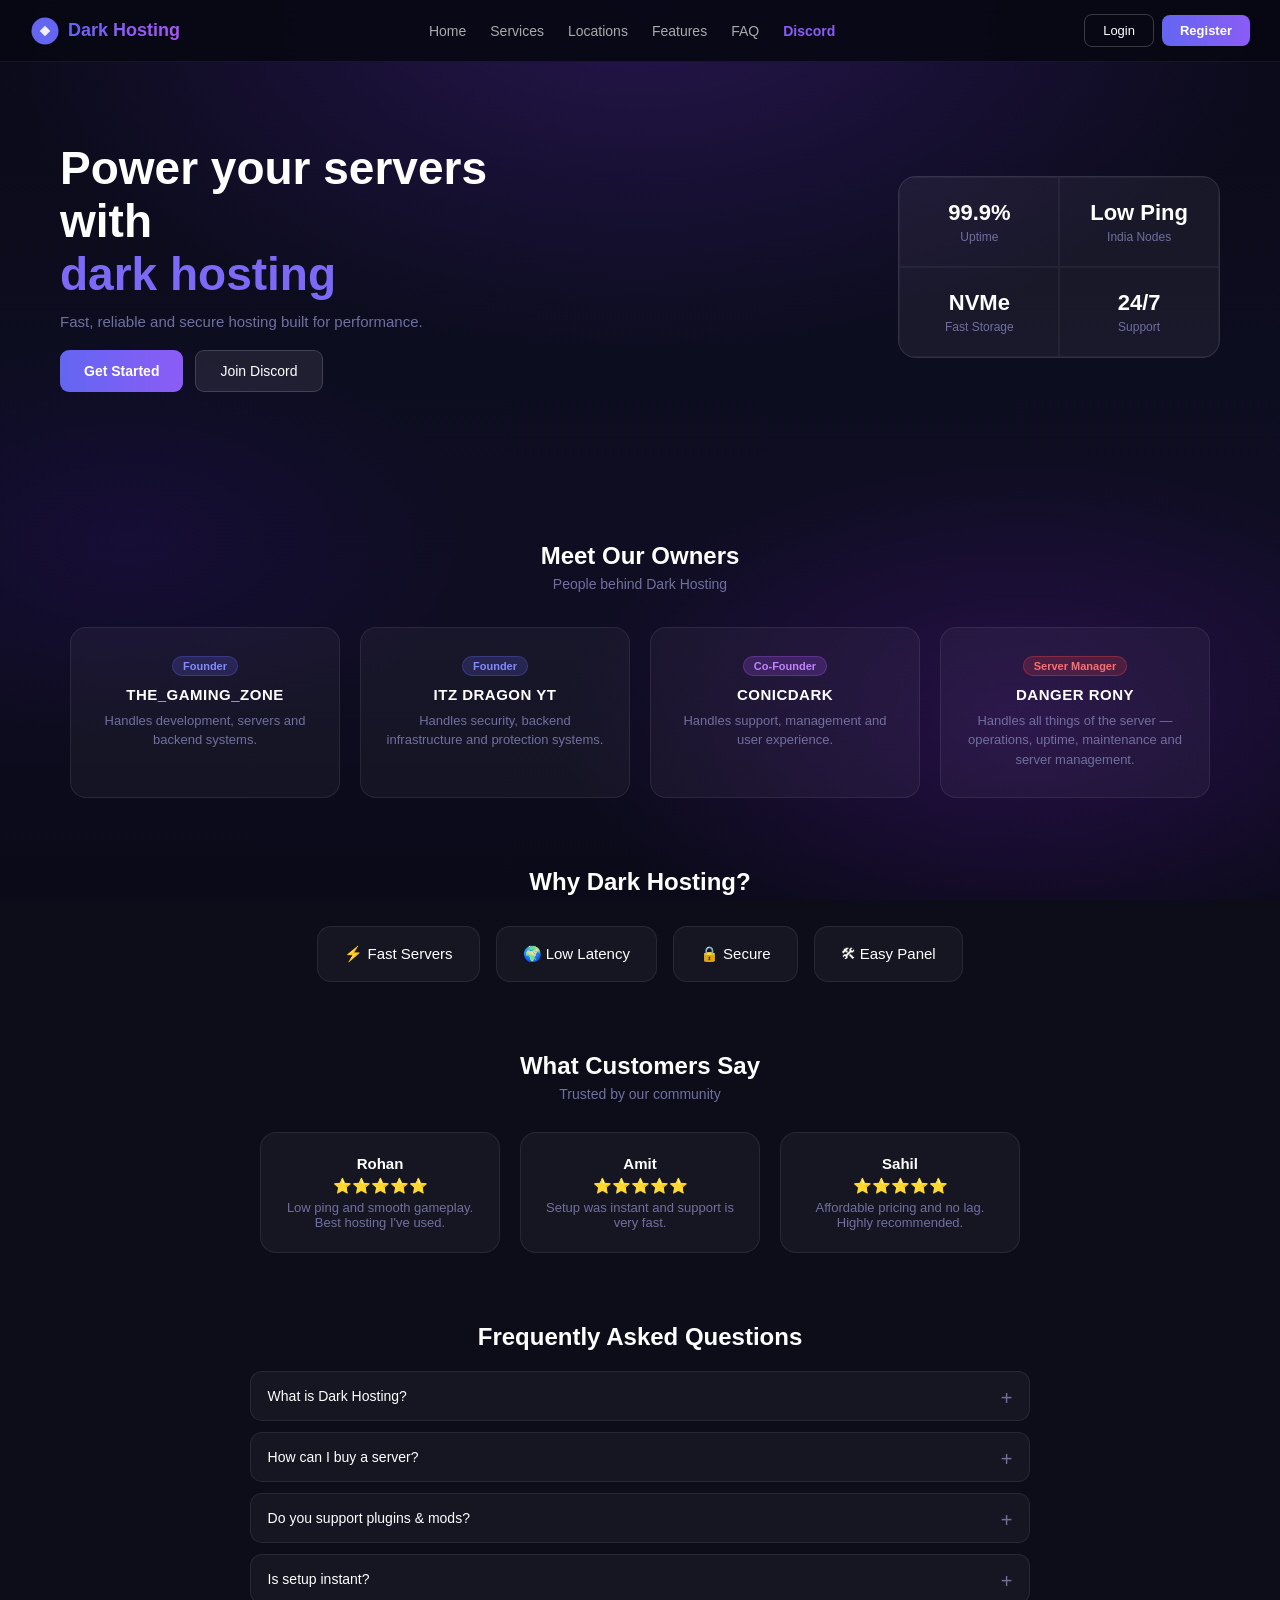
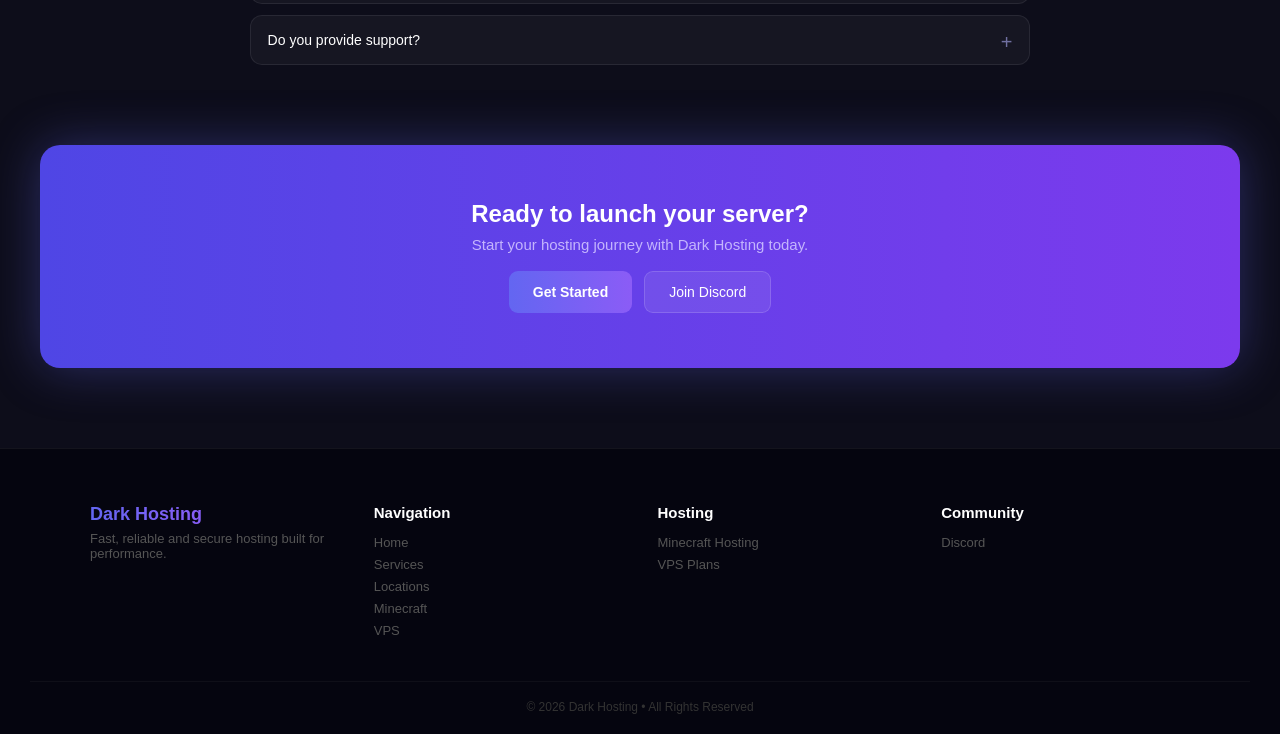
<file: index.html>
<!DOCTYPE html>
<html lang="en">
<head>
<meta charset="UTF-8">
<meta name="viewport" content="width=device-width, initial-scale=1.0">
<title>Dark Hosting</title>
<style>
*{margin:0;padding:0;box-sizing:border-box;font-family:sans-serif;}

/* ── EXACT BACKGROUND from screenshot: deep dark navy/purple ── */
body{
  background:#0d0d1a;
  color:#fff;overflow-x:hidden;
}
.bg{
  position:fixed;width:100%;height:100%;z-index:-1;
  background:
    radial-gradient(ellipse 80% 60% at 50% 0%,   rgba(60,30,120,0.55),  transparent 65%),
    radial-gradient(ellipse 60% 50% at 80% 80%,  rgba(80,20,140,0.35),  transparent 60%),
    radial-gradient(ellipse 50% 40% at 10% 60%,  rgba(40,15,100,0.3),   transparent 55%),
    linear-gradient(180deg, #0a0a18 0%, #0d0d20 40%, #0f0d22 70%, #0a0a18 100%);
}

/* LOADING */
#loading{position:fixed;inset:0;background:#0a0a18;display:flex;flex-direction:column;
  align-items:center;justify-content:center;z-index:9999;transition:opacity .5s;}
#loading.hide{opacity:0;pointer-events:none;}
.ld-spin{width:46px;height:46px;border:3px solid rgba(99,102,241,.2);border-top-color:#6366f1;
  border-radius:50%;animation:spin .8s linear infinite;margin-bottom:14px;}
@keyframes spin{to{transform:rotate(360deg)}}
.ld-txt{font-size:13px;color:#555;}

/* NAVBAR */
.navbar{display:flex;justify-content:space-between;align-items:center;padding:14px 30px;
  background:rgba(8,8,20,0.92);backdrop-filter:blur(14px);
  border-bottom:1px solid rgba(255,255,255,0.06);position:sticky;top:0;z-index:200;}
.logo-box{display:flex;align-items:center;cursor:pointer;gap:8px;}
.logo-text{font-weight:700;font-size:18px;
  background:linear-gradient(90deg,#6366f1,#8b5cf6,#a855f7);
  -webkit-background-clip:text;-webkit-text-fill-color:transparent;}
.nav-links{display:flex;align-items:center;gap:4px;}
.nav-links a{padding:6px 10px;color:#aaa;text-decoration:none;font-size:14px;
  cursor:pointer;border-radius:6px;transition:.2s;}
.nav-links a:hover{color:#fff;background:rgba(255,255,255,0.06);}
.nav-links a.dc{color:#8b5cf6;font-weight:600;}
.nav-right{display:flex;align-items:center;gap:8px;}
.btn-login{padding:8px 18px;background:transparent;color:#fff;
  border:1px solid rgba(255,255,255,0.2);border-radius:8px;cursor:pointer;font-size:13px;transition:.2s;}
.btn-login:hover{background:rgba(255,255,255,0.08);}
.btn-reg{padding:8px 18px;background:linear-gradient(90deg,#6366f1,#8b5cf6);
  color:#fff;border:none;border-radius:8px;cursor:pointer;font-size:13px;font-weight:600;transition:.2s;}
.btn-reg:hover{box-shadow:0 0 18px rgba(139,92,246,.6);transform:translateY(-1px);}
.user-chip{display:flex;align-items:center;gap:8px;}
.uname{font-size:13px;color:#ccc;}
.adm-badge{background:linear-gradient(90deg,#f59e0b,#ef4444);padding:2px 9px;
  border-radius:12px;font-size:11px;font-weight:700;}
.btn-admpanel{padding:7px 14px;background:linear-gradient(90deg,#f59e0b,#ef4444);
  border:none;border-radius:7px;color:#fff;cursor:pointer;font-size:12px;font-weight:600;}
.btn-out{padding:7px 14px;background:rgba(239,68,68,.15);color:#f87171;
  border:1px solid rgba(239,68,68,.3);border-radius:7px;cursor:pointer;font-size:12px;}
.btn-out:hover{background:rgba(239,68,68,.3);}

/* MODAL */
.overlay{display:none;position:fixed;inset:0;background:rgba(0,0,0,0.85);
  z-index:500;align-items:center;justify-content:center;backdrop-filter:blur(8px);}
.overlay.show{display:flex;}
.modal{background:linear-gradient(145deg,#0d0d20,#12103a);
  border:1px solid rgba(255,255,255,0.1);border-radius:20px;
  padding:38px 34px;width:400px;max-width:94vw;position:relative;animation:popIn .3s ease;}
@keyframes popIn{from{opacity:0;transform:scale(.9) translateY(18px)}to{opacity:1;transform:scale(1) translateY(0)}}
.modal-x{position:absolute;top:14px;right:16px;background:none;border:none;
  color:#555;font-size:22px;cursor:pointer;line-height:1;}
.modal-x:hover{color:#fff;}
.modal h2{font-size:22px;margin-bottom:4px;
  background:linear-gradient(90deg,#6366f1,#8b5cf6);
  -webkit-background-clip:text;-webkit-text-fill-color:transparent;}
.modal-sub{color:#555;font-size:13px;margin-bottom:22px;}
.fg{margin-bottom:15px;}
.fg label{display:block;font-size:11px;color:#888;margin-bottom:5px;
  text-transform:uppercase;letter-spacing:.4px;}
.fg input{width:100%;padding:11px 13px;background:rgba(255,255,255,0.06);
  border:1px solid rgba(255,255,255,0.1);border-radius:9px;
  color:#fff;font-size:14px;outline:none;transition:.2s;}
.fg input:focus{border-color:#6366f1;box-shadow:0 0 0 3px rgba(99,102,241,.15);}
.fg input::placeholder{color:#444;}
.auth-btn{width:100%;padding:13px;border:none;border-radius:10px;
  background:linear-gradient(90deg,#6366f1,#8b5cf6);color:#fff;
  font-size:15px;font-weight:600;cursor:pointer;margin-top:4px;transition:.2s;}
.auth-btn:hover{box-shadow:0 0 22px rgba(139,92,246,.65);transform:translateY(-2px);}
.sw{text-align:center;margin-top:15px;font-size:13px;color:#555;}
.sw span{color:#8b5cf6;cursor:pointer;font-weight:600;}
.sw span:hover{text-decoration:underline;}
.amsg{padding:10px 13px;border-radius:8px;font-size:13px;margin-bottom:13px;display:none;}
.amsg.err{background:rgba(239,68,68,.12);border:1px solid rgba(239,68,68,.3);color:#f87171;}
.amsg.ok{background:rgba(34,197,94,.12);border:1px solid rgba(34,197,94,.3);color:#4ade80;}

/* PAGES */
.page{display:none;}
.page.active{display:block;}

/* HERO */
.hero{display:flex;justify-content:space-between;align-items:center;
  padding:80px 60px;flex-wrap:wrap;gap:40px;}
.hero-left{max-width:520px;}
.hero-left h1{font-size:46px;margin-bottom:12px;line-height:1.15;font-weight:800;}
.hero-left span{color:#7c6af7;}
.hero-left p{color:#7070a0;font-size:15px;margin-bottom:20px;}
.hero-btns{display:flex;flex-wrap:wrap;gap:12px;}

/* GLASS CARD */
.glass-card{display:grid;grid-template-columns:1fr 1fr;
  background:rgba(255,255,255,0.05);border-radius:18px;
  border:1px solid rgba(255,255,255,0.1);overflow:hidden;min-width:280px;}
.box{text-align:center;padding:22px 30px;border:1px solid rgba(255,255,255,0.05);}
.box h3{font-size:22px;font-weight:700;}
.box p{color:#7070a0;font-size:12px;margin-top:4px;}

/* SECTIONS */
.sec{text-align:center;margin-top:70px;padding:0 30px;}
.sub{color:#7070a0;margin-top:6px;font-size:14px;}

/* OWNERS */
.owners-box{display:flex;justify-content:center;gap:20px;flex-wrap:wrap;margin-top:35px;}
.owner{padding:28px 24px;border-radius:16px;width:270px;text-align:center;
  background:rgba(255,255,255,0.04);border:1px solid rgba(255,255,255,0.08);transition:.4s;}
.owner:hover{transform:translateY(-10px);box-shadow:0 0 35px rgba(99,102,241,.3);}
.owner h3{font-size:15px;font-weight:700;letter-spacing:.5px;}
.owner p{color:#7070a0;margin-top:8px;font-size:13px;line-height:1.5;}
.owner .role-badge{display:inline-block;margin-bottom:10px;padding:3px 10px;
  border-radius:20px;font-size:11px;font-weight:700;}
.badge-founder{background:rgba(99,102,241,.2);color:#818cf8;border:1px solid rgba(99,102,241,.3);}
.badge-cofounder{background:rgba(168,85,247,.2);color:#c084fc;border:1px solid rgba(168,85,247,.3);}
.badge-server{background:rgba(239,68,68,.18);color:#f87171;border:1px solid rgba(239,68,68,.35);}

/* FEATURES */
.feat-grid{display:flex;justify-content:center;gap:16px;flex-wrap:wrap;margin-top:30px;}
.fbox{background:rgba(255,255,255,0.04);padding:18px 26px;border-radius:14px;
  border:1px solid rgba(255,255,255,0.08);transition:.4s;font-size:15px;}
.fbox:hover{transform:translateY(-8px);box-shadow:0 0 25px rgba(99,102,241,.3);}

/* REVIEWS */
.rev-box{display:flex;justify-content:center;gap:20px;flex-wrap:wrap;margin-top:30px;}
.rev-card{width:240px;padding:22px;border-radius:16px;
  background:rgba(255,255,255,0.04);border:1px solid rgba(255,255,255,0.08);transition:.3s;}
.rev-card:hover{transform:translateY(-8px);box-shadow:0 0 20px rgba(139,92,246,.3);}
.rev-card h3{font-size:15px;}
.rev-card p{color:#7070a0;font-size:13px;margin-top:5px;}
.stars{color:gold;margin:5px 0;font-size:15px;}

/* FAQ */
.faq-item{background:rgba(255,255,255,0.04);margin:11px auto;
  padding:16px 48px 16px 17px;width:64%;border-radius:12px;cursor:pointer;
  position:relative;border:1px solid rgba(255,255,255,0.08);transition:.3s;text-align:left;font-size:14px;}
.faq-item:hover{background:rgba(255,255,255,0.07);}
.faq-item::after{content:"+";position:absolute;right:17px;top:15px;font-size:20px;color:#7070a0;}
.faq-item.open::after{content:"−";}
.faq-ans{max-height:0;overflow:hidden;opacity:0;transition:.4s;color:#7070a0;font-size:13px;}
.faq-item.open .faq-ans{max-height:200px;opacity:1;margin-top:8px;}

/* CTA */
.cta{text-align:center;margin:80px 40px 0;padding:55px 20px;border-radius:20px;
  background:linear-gradient(90deg,#4f46e5,#7c3aed);box-shadow:0 0 50px rgba(99,102,241,.35);}
.cta p{color:#c4b5fd;margin:8px 0 18px;font-size:15px;}
.cta-btns{display:flex;justify-content:center;gap:12px;flex-wrap:wrap;}

/* BUTTONS */
.bp{padding:12px 24px;background:linear-gradient(90deg,#6366f1,#8b5cf6);
  color:#fff;border:none;border-radius:9px;cursor:pointer;font-size:14px;font-weight:600;transition:.2s;}
.bp:hover{transform:translateY(-3px);box-shadow:0 0 22px rgba(139,92,246,.6);}
.bs{padding:12px 24px;background:rgba(255,255,255,0.08);color:#fff;
  border:1px solid rgba(255,255,255,0.15);border-radius:9px;cursor:pointer;font-size:14px;transition:.2s;}
.bs:hover{background:rgba(255,255,255,0.13);}

/* FOOTER */
.footer{margin-top:80px;padding:55px 30px 20px;
  background:rgba(6,6,16,0.98);border-top:1px solid rgba(255,255,255,0.06);}
.footer-grid{max-width:1100px;margin:0 auto;
  display:grid;grid-template-columns:repeat(auto-fit,minmax(190px,1fr));gap:35px;}
.footer-box h3{margin-bottom:14px;font-size:15px;color:#fff;}
.footer-box p{color:#555;font-size:13px;margin-top:6px;}
.footer-box a{display:block;color:#555;text-decoration:none;
  margin-bottom:7px;font-size:13px;cursor:pointer;transition:.2s;}
.footer-box a:hover{color:#8b5cf6;}
.footer-bottom{text-align:center;margin-top:36px;padding-top:18px;
  border-top:1px solid rgba(255,255,255,0.04);color:#333;font-size:12px;}

/* REVEAL */
.reveal{opacity:0;transform:translateY(28px);transition:.6s ease;}
.reveal.show{opacity:1;transform:translateY(0);}

/* SERVICES */
.srv-layout{display:flex;padding:70px 40px;gap:28px;min-height:55vh;}
.sidebar{width:210px;background:rgba(255,255,255,0.03);border-radius:14px;padding:18px;height:fit-content;border:1px solid rgba(255,255,255,0.07);}
.sidebar h3{margin-bottom:12px;font-size:13px;color:#7070a0;}
.sidebar a{display:block;padding:10px 12px;margin-bottom:8px;color:#aaa;
  border-radius:8px;transition:.2s;cursor:pointer;font-size:14px;}
.sidebar a:hover,.sidebar a.tab-on{background:rgba(99,102,241,.15);color:#fff;}
.srv-content{flex:1;}
.srv-panel{display:none;animation:fade .4s ease;}
.srv-panel.active{display:block;}
@keyframes fade{from{opacity:0;transform:translateY(14px)}to{opacity:1;transform:translateY(0)}}
.srv-card{background:rgba(255,255,255,0.04);padding:28px;border-radius:14px;
  margin-bottom:18px;transition:.3s;border:1px solid rgba(255,255,255,0.07);}
.srv-card:hover{transform:translateY(-4px);box-shadow:0 0 18px rgba(99,102,241,.25);}
.srv-card h2{margin-bottom:10px;}
.srv-card p{color:#7070a0;margin-bottom:16px;line-height:1.65;font-size:14px;}

/* PRICING */
.p-hero{text-align:center;padding:90px 20px 35px;}
.p-hero h1{font-size:42px;font-weight:800;}
.hl{background:linear-gradient(90deg,#6366f1,#8b5cf6);-webkit-background-clip:text;color:transparent;}
.hl2{background:linear-gradient(90deg,#facc15,#a855f7);-webkit-background-clip:text;color:transparent;}
.trust{margin-top:10px;color:#7070a0;font-size:13px;}
.plans-grid{display:grid;grid-template-columns:repeat(auto-fit,minmax(230px,1fr));
  gap:22px;padding:35px 50px 60px;}
.plan-card{background:rgba(255,255,255,0.04);padding:24px;border-radius:16px;
  transition:.3s;position:relative;overflow:hidden;border:1px solid rgba(255,255,255,0.07);}
.plan-card:hover{transform:translateY(-8px);box-shadow:0 10px 35px rgba(99,102,241,.2);}
.plan-card.popular{border:2px solid #8b5cf6;}
.plan-card.popular::before{content:"MOST POPULAR";position:absolute;top:13px;right:-40px;
  background:#8b5cf6;padding:5px 48px;transform:rotate(45deg);font-size:10px;font-weight:700;}
.plan-card.best-value{border:2px solid #a855f7;}
.plan-card.best-value::before{content:"BEST VALUE";position:absolute;top:13px;right:-40px;
  background:#a855f7;padding:5px 48px;transform:rotate(45deg);font-size:10px;font-weight:700;}
.plan-price{font-size:26px;font-weight:700;color:#6366f1;margin:10px 0;}
.plan-price2{font-size:26px;font-weight:700;color:#a855f7;margin:10px 0;}
.plan-card ul{list-style:none;margin:14px 0;}
.plan-card li{color:#7070a0;margin:7px 0;font-size:13px;}
.plan-card li::before{content:"✓ ";color:#6366f1;}
.buy-btn{width:100%;padding:12px;border:none;border-radius:9px;
  background:linear-gradient(90deg,#6366f1,#8b5cf6);color:#fff;cursor:pointer;font-size:14px;transition:.2s;}
.buy-btn.v{background:linear-gradient(90deg,#facc15,#a855f7);}
.buy-btn:hover{transform:scale(1.04);box-shadow:0 0 18px rgba(99,102,241,.4);}
.plan-note{font-size:11px;color:#555;margin-top:8px;text-align:center;}

/* LOCATIONS */
.loc-sec{text-align:center;padding:90px 20px 55px;}
.loc-sec h1{font-size:40px;font-weight:800;}
.map-wrap{position:relative;max-width:880px;margin:45px auto;
  background:rgba(255,255,255,0.02);border-radius:18px;
  border:1px solid rgba(255,255,255,0.06);padding:18px;overflow:hidden;}
.map-svg{width:100%;height:auto;opacity:.65;}
.map-node{position:absolute;width:13px;height:13px;border-radius:50%;transition:.3s;cursor:pointer;}
.map-node.on{background:#22c55e;box-shadow:0 0 14px #22c55e;animation:pulse 1.5s infinite;}
.map-node.off{background:#ef4444;box-shadow:0 0 10px #ef4444;}
@keyframes pulse{0%{box-shadow:0 0 0 0 rgba(34,197,94,.7)}70%{box-shadow:0 0 0 13px rgba(34,197,94,0)}100%{box-shadow:0 0 0 0 rgba(34,197,94,0)}}
.node-lbl{position:absolute;top:16px;left:50%;transform:translateX(-50%);
  font-size:10px;color:#fff;white-space:nowrap;background:rgba(0,0,0,0.65);
  padding:2px 6px;border-radius:4px;}
.loc-cards{display:grid;grid-template-columns:repeat(auto-fit,minmax(170px,1fr));
  gap:16px;max-width:860px;margin:35px auto;padding:0 18px;}
.loc-card{background:rgba(255,255,255,0.04);padding:18px;border-radius:13px;
  border:1px solid rgba(255,255,255,0.07);text-align:center;transition:.3s;}
.loc-card:hover{transform:translateY(-5px);}
.ldot{width:9px;height:9px;border-radius:50%;margin:0 auto 9px;}
.ldot.on{background:#22c55e;box-shadow:0 0 8px #22c55e;}
.ldot.off{background:#ef4444;}
.loc-card h3{font-size:14px;margin-bottom:3px;}
.loc-card p{color:#7070a0;font-size:12px;}
.son{color:#22c55e!important;font-size:11px;}
.soff{color:#ef4444!important;font-size:11px;}

/* ADMIN */
#page-admin{min-height:100vh;}
.adm-layout{display:flex;min-height:calc(100vh - 64px);}
.adm-sb{width:230px;background:rgba(6,6,16,0.98);
  border-right:1px solid rgba(255,255,255,0.06);padding:20px 12px;flex-shrink:0;}
.adm-brand{padding:8px 12px 18px;border-bottom:1px solid rgba(255,255,255,0.05);margin-bottom:12px;}
.adm-brand-sub{font-size:11px;color:#555;text-transform:uppercase;letter-spacing:1.2px;}
.adm-brand-name{font-size:17px;font-weight:700;margin-top:3px;
  background:linear-gradient(90deg,#f59e0b,#ef4444);-webkit-background-clip:text;-webkit-text-fill-color:transparent;}
.adm-sb h4{font-size:10px;color:#333;text-transform:uppercase;letter-spacing:1.2px;margin:16px 0 6px 10px;}
.adm-item{display:flex;align-items:center;gap:9px;padding:10px 13px;
  border-radius:9px;cursor:pointer;color:#7070a0;font-size:13px;transition:.2s;margin-bottom:3px;}
.adm-item:hover{background:rgba(255,255,255,0.05);color:#fff;}
.adm-item.on{background:linear-gradient(90deg,rgba(99,102,241,.2),rgba(139,92,246,.1));
  color:#8b5cf6;border-left:3px solid #8b5cf6;padding-left:10px;}
.adm-item.danger{color:#f87171;}
.adm-body{flex:1;padding:28px;overflow-y:auto;background:rgba(8,8,18,0.6);}
.adm-panel{display:none;}
.adm-panel.active{display:block;}
.adm-title{font-size:20px;font-weight:700;margin-bottom:4px;}
.adm-sub2{color:#555;font-size:13px;margin-bottom:22px;}
.stats-row{display:grid;grid-template-columns:repeat(auto-fit,minmax(150px,1fr));gap:14px;margin-bottom:26px;}
.stat-box{background:rgba(255,255,255,0.03);border:1px solid rgba(255,255,255,0.07);border-radius:13px;padding:18px;}
.stat-icon{font-size:22px;margin-bottom:8px;}
.stat-val{font-size:26px;font-weight:700;
  background:linear-gradient(90deg,#6366f1,#8b5cf6);-webkit-background-clip:text;-webkit-text-fill-color:transparent;}
.stat-lbl{font-size:11px;color:#555;margin-top:2px;}
.sc{background:rgba(255,255,255,0.02);border:1px solid rgba(255,255,255,0.06);border-radius:14px;padding:22px;margin-bottom:18px;}
.sc h3{font-size:15px;font-weight:600;margin-bottom:16px;}
.fg2{margin-bottom:13px;}
.fg2 label{display:block;font-size:11px;color:#7070a0;text-transform:uppercase;letter-spacing:.5px;margin-bottom:5px;}
.fg2 input,.fg2 select,.fg2 textarea{width:100%;padding:10px 12px;
  background:rgba(255,255,255,0.05);border:1px solid rgba(255,255,255,0.08);
  border-radius:8px;color:#fff;font-size:13px;outline:none;transition:.2s;}
.fg2 input:focus,.fg2 select:focus,.fg2 textarea:focus{border-color:#6366f1;}
.fg2 input::placeholder,.fg2 textarea::placeholder{color:#333;}
.fg2 select option{background:#0d0d20;}
.fg2 textarea{resize:vertical;min-height:80px;}
.form-grid{display:grid;grid-template-columns:1fr 1fr;gap:13px;}
.form-grid .full{grid-column:1/-1;}
.adm-btn{padding:10px 22px;border:none;border-radius:8px;color:#fff;
  font-size:13px;font-weight:600;cursor:pointer;transition:.2s;margin-top:8px;}
.adm-btn.purple{background:linear-gradient(90deg,#6366f1,#8b5cf6);}
.adm-btn.purple:hover{box-shadow:0 0 18px rgba(139,92,246,.5);}
.adm-tbl{width:100%;border-collapse:collapse;}
.adm-tbl th{text-align:left;font-size:10px;text-transform:uppercase;letter-spacing:1px;
  color:#333;padding:9px 11px;border-bottom:1px solid rgba(255,255,255,0.05);}
.adm-tbl td{padding:11px;font-size:13px;border-bottom:1px solid rgba(255,255,255,0.03);vertical-align:middle;}
.adm-tbl tr:hover td{background:rgba(255,255,255,0.02);}
.badge{display:inline-block;padding:3px 9px;border-radius:20px;font-size:11px;font-weight:600;}
.bg2{background:rgba(34,197,94,.15);color:#4ade80;}
.br{background:rgba(239,68,68,.15);color:#f87171;}
.bb{background:rgba(99,102,241,.2);color:#818cf8;}
.by{background:rgba(234,179,8,.15);color:#fbbf24;}
.act-btn{padding:5px 11px;border-radius:6px;cursor:pointer;font-size:12px;transition:.2s;border:1px solid;}
.makadm{background:rgba(99,102,241,.15);color:#818cf8;border-color:rgba(99,102,241,.3);}
.remadm{background:rgba(239,68,68,.12);color:#f87171;border-color:rgba(239,68,68,.3);}
.del{background:rgba(239,68,68,.08);color:#f87171;border-color:rgba(239,68,68,.2);}
.actv{background:rgba(34,197,94,.12);color:#4ade80;border-color:rgba(34,197,94,.3);}
.deactv{background:rgba(239,68,68,.12);color:#f87171;border-color:rgba(239,68,68,.3);}
.adm-alert{padding:10px 14px;border-radius:9px;font-size:13px;margin-bottom:14px;display:none;}
.adm-alert.ok{background:rgba(34,197,94,.1);border:1px solid rgba(34,197,94,.3);color:#4ade80;}
.adm-alert.err{background:rgba(239,68,68,.1);border:1px solid rgba(239,68,68,.3);color:#f87171;}
.mini-grid{display:grid;grid-template-columns:repeat(auto-fill,minmax(200px,1fr));gap:13px;margin-top:12px;}
.plan-mini{background:rgba(255,255,255,0.03);border:1px solid rgba(255,255,255,0.06);border-radius:11px;padding:16px;}
.plan-mini h4{font-size:14px;margin-bottom:4px;}
.plan-mini .pm-price{font-size:16px;color:#8b5cf6;margin:3px 0 6px;}
.plan-mini .pm-feats{font-size:11px;color:#555;line-height:1.7;}
.tbl-hdr{display:flex;justify-content:space-between;align-items:center;margin-bottom:13px;}
.adm-search{background:rgba(255,255,255,0.05);border:1px solid rgba(255,255,255,0.08);
  border-radius:8px;padding:8px 12px;color:#fff;font-size:13px;outline:none;width:230px;}
.adm-search::placeholder{color:#333;}
.id-badge{display:inline-block;background:rgba(99,102,241,.2);color:#818cf8;
  border:1px solid rgba(99,102,241,.3);border-radius:6px;
  padding:2px 8px;font-size:12px;font-weight:700;font-family:monospace;}
.id-badge.id1{background:linear-gradient(90deg,rgba(245,158,11,.2),rgba(239,68,68,.2));
  color:#fbbf24;border-color:rgba(245,158,11,.4);}

/* MAP PICKER */
.map-picker-wrap{position:relative;border:2px dashed rgba(99,102,241,.4);border-radius:14px;
  overflow:hidden;cursor:crosshair;margin-top:12px;user-select:none;}
.map-picker-wrap:hover{border-color:rgba(99,102,241,.7);}
.map-picker-hint{text-align:center;font-size:12px;color:#7070a0;margin-bottom:8px;}
.map-picker-svg{width:100%;height:auto;display:block;opacity:.7;}
.map-pin{position:absolute;width:14px;height:14px;background:#22c55e;border-radius:50%;
  box-shadow:0 0 10px #22c55e;transform:translate(-50%,-50%);pointer-events:none;
  animation:pulse 1.5s infinite;}
.map-pin-label{position:absolute;transform:translate(-50%,6px);
  font-size:10px;color:#fff;background:rgba(0,0,0,0.75);padding:2px 6px;
  border-radius:4px;white-space:nowrap;pointer-events:none;}
.coords-display{font-size:12px;color:#7070a0;margin-top:6px;text-align:center;}

/* TOAST */
.toast{position:fixed;bottom:22px;right:22px;
  background:rgba(8,8,20,0.97);border:1px solid rgba(99,102,241,.4);
  padding:13px 18px;border-radius:11px;font-size:13px;z-index:9999;
  display:none;animation:toastIn .3s ease;}
@keyframes toastIn{from{opacity:0;transform:translateY(18px)}to{opacity:1;transform:translateY(0)}}

@media(max-width:768px){
  .nav-links{display:none;}
  .adm-layout{flex-direction:column;}
  .adm-sb{width:100%;}
  .form-grid{grid-template-columns:1fr;}
  .plans-grid{padding:20px;}
  .faq-item{width:95%;}
  .srv-layout{flex-direction:column;}
  .sidebar{width:100%;}
  .hero{padding:50px 25px;}
  .hero-left h1{font-size:34px;}
  .owners-box{gap:14px;}
  .owner{width:100%;max-width:320px;}
}
</style>
</head>
<body>
<div class="bg"></div>

<!-- LOADING -->
<div id="loading">
  <div class="ld-spin"></div>
  <div class="ld-txt">Loading Dark Hosting…</div>
</div>

<!-- TOAST -->
<div class="toast" id="toast"></div>

<!-- NAVBAR -->
<header class="navbar">
  <div class="logo-box" onclick="go('home')">
    <svg width="30" height="30" viewBox="0 0 40 40">
      <circle cx="20" cy="20" r="18" fill="url(#lg)"/>
      <path d="M13 20L20 13L27 20L20 27Z" fill="white" opacity=".9"/>
      <defs><linearGradient id="lg" x1="0" y1="0" x2="40" y2="40">
        <stop stop-color="#6366f1"/><stop offset="1" stop-color="#a855f7"/>
      </linearGradient></defs>
    </svg>
    <span class="logo-text">Dark Hosting</span>
  </div>
  <div class="nav-links">
    <a onclick="go('home')">Home</a>
    <a onclick="go('services')">Services</a>
    <a onclick="go('locations')">Locations</a>
    <a onclick="go('home');delay(()=>jump('features'))">Features</a>
    <a onclick="go('home');delay(()=>jump('faq'))">FAQ</a>
    <a onclick="goBilling()" id="nav-billing" style="display:none">🧾 Billing</a>
    <a href="https://discord.gg/ajGT37QCSx" target="_blank" class="dc">Discord</a>
  </div>
  <div class="nav-right" id="nav-right">
    <button class="btn-login" onclick="openM('login')">Login</button>
    <button class="btn-reg"   onclick="openM('register')">Register</button>
  </div>
</header>

<!-- AUTH MODAL -->
<div class="overlay" id="modal-overlay" onclick="bgClose(event)">
  <div class="modal">
    <button class="modal-x" onclick="closeM()">✕</button>
    <div id="frm-login">
      <h2>Welcome Back</h2>
      <p class="modal-sub">Login to your Dark Hosting account</p>
      <div class="amsg" id="lerr"></div>
      <div class="amsg ok" id="lok"></div>
      <div class="fg"><label>Email</label><input type="email" id="l-email" placeholder="you@example.com"></div>
      <div class="fg"><label>Password</label><input type="password" id="l-pass" placeholder="••••••••"></div>
      <button class="auth-btn" onclick="doLogin()">Login →</button>
      <p class="sw">No account? <span onclick="swForm('register')">Register here</span></p>
    </div>
    <div id="frm-reg" style="display:none">
      <h2>Create Account</h2>
      <p class="modal-sub">Join Dark Hosting today — it's free!</p>
      <div class="amsg" id="rerr"></div>
      <div class="amsg ok" id="rok"></div>
      <div class="fg"><label>Username</label><input type="text" id="r-user" placeholder="CoolGamer123"></div>
      <div class="fg"><label>Email</label><input type="email" id="r-email" placeholder="you@example.com"></div>
      <div class="fg"><label>Password</label><input type="password" id="r-pass" placeholder="Min 6 characters"></div>
      <button class="auth-btn" onclick="doRegister()">Create Account →</button>
      <p class="sw">Have an account? <span onclick="swForm('login')">Login here</span></p>
    </div>
  </div>
</div>

<!-- ═══════ HOME ═══════ -->
<div id="page-home" class="page active">
  <section class="hero reveal">
    <div class="hero-left">
      <h1>Power your servers with<br><span>dark hosting</span></h1>
      <p>Fast, reliable and secure hosting built for performance.</p>
      <div class="hero-btns">
        <button class="bp" onclick="go('services')">Get Started</button>
        <button class="bs" onclick="window.open('https://discord.gg/ajGT37QCSx')">Join Discord</button>
      </div>
    </div>
    <div class="glass-card">
      <div class="box"><h3>99.9%</h3><p>Uptime</p></div>
      <div class="box"><h3>Low Ping</h3><p>India Nodes</p></div>
      <div class="box"><h3>NVMe</h3><p>Fast Storage</p></div>
      <div class="box"><h3>24/7</h3><p>Support</p></div>
    </div>
  </section>

  <!-- OWNERS — now 4 cards including DANGER RONY -->
  <section class="sec reveal">
    <h2>Meet Our Owners</h2>
    <p class="sub">People behind Dark Hosting</p>
    <div class="owners-box">

      <div class="owner">
        <span class="role-badge badge-founder">Founder</span>
        <h3>THE_GAMING_ZONE</h3>
        <p>Handles development, servers and backend systems.</p>
      </div>

      <div class="owner">
        <span class="role-badge badge-founder">Founder</span>
        <h3>ITZ DRAGON YT</h3>
        <p>Handles security, backend infrastructure and protection systems.</p>
      </div>

      <div class="owner">
        <span class="role-badge badge-cofounder">Co-Founder</span>
        <h3>CONICDARK</h3>
        <p>Handles support, management and user experience.</p>
      </div>

      <div class="owner">
        <span class="role-badge badge-server">Server Manager</span>
        <h3>DANGER RONY</h3>
        <p>Handles all things of the server — operations, uptime, maintenance and server management.</p>
      </div>

    </div>
  </section>

  <section class="sec reveal" id="features">
    <h2>Why Dark Hosting?</h2>
    <div class="feat-grid">
      <div class="fbox">⚡ Fast Servers</div>
      <div class="fbox">🌍 Low Latency</div>
      <div class="fbox">🔒 Secure</div>
      <div class="fbox">🛠 Easy Panel</div>
    </div>
  </section>

  <section class="sec reveal" style="margin-top:70px">
    <h2>What Customers Say</h2><p class="sub">Trusted by our community</p>
    <div class="rev-box">
      <div class="rev-card"><h3>Rohan</h3><div class="stars">⭐⭐⭐⭐⭐</div><p>Low ping and smooth gameplay. Best hosting I've used.</p></div>
      <div class="rev-card"><h3>Amit</h3><div class="stars">⭐⭐⭐⭐⭐</div><p>Setup was instant and support is very fast.</p></div>
      <div class="rev-card"><h3>Sahil</h3><div class="stars">⭐⭐⭐⭐⭐</div><p>Affordable pricing and no lag. Highly recommended.</p></div>
    </div>
  </section>

  <section class="sec reveal" id="faq">
    <h2>Frequently Asked Questions</h2>
    <div style="margin-top:20px">
      <div class="faq-item" onclick="faqT(this)">What is Dark Hosting?<div class="faq-ans">We provide high-performance Minecraft and VPS hosting.</div></div>
      <div class="faq-item" onclick="faqT(this)">How can I buy a server?<div class="faq-ans">Join our Discord and create a ticket to purchase.</div></div>
      <div class="faq-item" onclick="faqT(this)">Do you support plugins &amp; mods?<div class="faq-ans">Yes, we support plugins and most modpacks.</div></div>
      <div class="faq-item" onclick="faqT(this)">Is setup instant?<div class="faq-ans">Yes, servers are delivered instantly after payment.</div></div>
      <div class="faq-item" onclick="faqT(this)">Do you provide support?<div class="faq-ans">Yes, 24/7 support via Discord.</div></div>
    </div>
  </section>

  <section class="cta reveal">
    <h2>Ready to launch your server?</h2>
    <p>Start your hosting journey with Dark Hosting today.</p>
    <div class="cta-btns">
      <button class="bp" onclick="go('services')">Get Started</button>
      <button class="bs" onclick="window.open('https://discord.gg/ajGT37QCSx')">Join Discord</button>
    </div>
  </section>
  <div class="footer" id="ft1"></div>
</div>

<!-- ═══════ SERVICES ═══════ -->
<div id="page-services" class="page">
  <div class="srv-layout">
    <div class="sidebar">
      <h3>Categories</h3>
      <a onclick="sTab('mc')" id="st-mc" class="tab-on">🎮 Minecraft</a>
      <a onclick="sTab('vps')" id="st-vps">☁️ VPS</a>
    </div>
    <div class="srv-content">
      <div id="sp-mc" class="srv-panel active">
        <div class="srv-card"><h2>Minecraft Hosting</h2>
          <p>Ultra-fast Minecraft hosting with optimized performance, low latency, and powerful hardware. Perfect for survival servers, modpacks, and large communities.</p>
          <button class="bp" onclick="go('minecraft')">View Plans</button></div>
      </div>
      <div id="sp-vps" class="srv-panel">
        <div class="srv-card"><h2>AMD VPS Hosting</h2>
          <p>High-performance VPS powered by AMD Ryzen CPUs. Ideal for websites, bots, game servers with full root access and maximum control.</p>
          <button class="bp" onclick="go('vps')">View Plans</button></div>
      </div>
    </div>
  </div>
  <div class="footer" id="ft2"></div>
</div>

<!-- ═══════ MINECRAFT ═══════ -->
<div id="page-minecraft" class="page">
  <section class="p-hero reveal">
    <h1>Minecraft <span class="hl">Hosting Plans</span></h1>
    <p style="color:#7070a0;margin-top:8px">Powerful, lag-free servers for every player size</p>
    <div class="trust">✔ Instant Setup &nbsp;•&nbsp; ✔ India Servers &nbsp;•&nbsp; ✔ No Lag &nbsp;•&nbsp; ✔ 24/7 Support</div>
  </section>
  <div class="plans-grid" id="grid-mc"></div>
  <div class="footer" id="ft3"></div>
</div>

<!-- ═══════ VPS ═══════ -->
<div id="page-vps" class="page">
  <section class="p-hero reveal">
    <h1>AMD Ryzen <span class="hl2">VPS Plans</span></h1>
    <p style="color:#7070a0;margin-top:8px">High performance VPS for developers &amp; servers</p>
    <div class="trust">✔ NVMe Storage &nbsp;•&nbsp; ✔ Instant Setup &nbsp;•&nbsp; ✔ Full Root Access &nbsp;•&nbsp; ✔ 24/7 Support</div>
  </section>
  <div class="plans-grid" id="grid-vps"></div>
  <div class="footer" id="ft4"></div>
</div>

<!-- ═══════ LOCATIONS ═══════ -->
<div id="page-locations" class="page">
  <section class="loc-sec reveal">
    <h1>Our <span class="hl">Server Locations</span></h1>
    <p class="sub">Global infrastructure for low latency and high performance</p>
    <div class="map-wrap">
      <svg class="map-svg" viewBox="0 0 900 500" xmlns="http://www.w3.org/2000/svg">
        <g fill="rgba(99,102,241,0.12)" stroke="rgba(139,92,246,0.25)" stroke-width=".8">
          <path d="M60,80L200,70L240,100L230,160L180,200L140,210L90,190L60,160Z"/>
          <path d="M140,210L180,200L190,230L160,250L140,240Z"/>
          <path d="M150,260L220,250L260,300L250,380L200,420L160,400L140,360L145,300Z"/>
          <path d="M380,70L470,60L490,100L460,130L410,140L380,120Z"/>
          <path d="M390,150L470,140L490,180L480,280L440,320L400,310L380,260L385,190Z"/>
          <path d="M490,60L700,50L750,90L740,170L680,200L600,190L530,160L490,120Z"/>
          <path d="M470,140L550,130L560,180L510,200L470,185Z"/>
          <path d="M560,160L640,150L650,200L620,240L570,230L550,200Z"/>
          <path d="M660,180L730,170L750,210L720,240L680,230L655,210Z"/>
          <path d="M680,310L780,300L800,360L770,400L710,400L680,370Z"/>
          <path d="M365,80L385,75L390,100L370,105Z"/>
        </g>
        <line x1="0" y1="250" x2="900" y2="250" stroke="rgba(255,255,255,0.03)"/>
        <line x1="450" y1="0" x2="450" y2="500" stroke="rgba(255,255,255,0.03)"/>
      </svg>
      <div id="map-nodes"></div>
    </div>
    <div class="loc-cards" id="loc-cards"></div>
  </section>
  <div class="footer" id="ft5"></div>
</div>

<!-- ═══════ BILLING ═══════ -->
<div id="page-billing" class="page">
  <div style="max-width:900px;margin:0 auto;padding:60px 25px 80px">
    <div class="reveal" style="margin-bottom:36px">
      <h1 style="font-size:34px;font-weight:800;margin-bottom:6px">🧾 Billing <span class="hl">Panel</span></h1>
      <p style="color:#7070a0;font-size:14px">Purchase a plan — get a unique order code, then bring it to our Discord.</p>
    </div>

    <!-- Plan selector -->
    <div class="sc reveal" style="margin-bottom:22px">
      <h3 style="margin-bottom:16px">📦 Select a Plan</h3>
      <div style="display:flex;gap:12px;flex-wrap:wrap;margin-bottom:16px">
        <button class="adm-btn purple" onclick="setBillingTab('minecraft')" id="btab-mc">🎮 Minecraft</button>
        <button class="adm-btn" id="btab-vps" onclick="setBillingTab('vps')" style="background:rgba(255,255,255,0.08)">☁️ VPS</button>
      </div>
      <div id="billing-plans-grid" style="display:grid;grid-template-columns:repeat(auto-fill,minmax(210px,1fr));gap:14px"></div>
    </div>

    <!-- Order code box — shown after selecting a plan -->
    <div id="order-box" class="sc reveal" style="display:none">
      <h3 style="margin-bottom:6px">🎟️ Your Order Code</h3>
      <p style="color:#7070a0;font-size:13px;margin-bottom:18px">This is your unique code. Show it in a Discord ticket so the team can process your order.</p>
      <div id="code-display" style="font-family:monospace;font-size:26px;font-weight:800;
        letter-spacing:4px;text-align:center;padding:22px;border-radius:14px;
        background:rgba(99,102,241,0.12);border:2px solid rgba(99,102,241,0.35);
        color:#a5b4fc;margin-bottom:18px;user-select:all"></div>
      <div id="order-plan-info" style="text-align:center;color:#7070a0;font-size:13px;margin-bottom:20px"></div>
      <div style="display:flex;gap:12px;justify-content:center;flex-wrap:wrap">
        <button class="bp" onclick="window.open('https://discord.gg/ajGT37QCSx')" style="font-size:14px">
          💬 Join Discord &amp; Create Buy Ticket
        </button>
        <button class="bs" onclick="copyCode()" style="font-size:13px">📋 Copy Code</button>
      </div>
      <p style="text-align:center;margin-top:14px;font-size:12px;color:#555">
        ⚠️ Send this exact code in your ticket. Each code is unique and can only be used once.
      </p>
    </div>

    <!-- My Orders -->
    <div class="sc reveal" style="margin-top:22px">
      <h3 style="margin-bottom:16px">📋 My Orders</h3>
      <table class="adm-tbl" id="my-orders-tbl">
        <thead><tr><th>Code</th><th>Plan</th><th>Price</th><th>Date</th><th>Status</th></tr></thead>
        <tbody id="my-orders-body"></tbody>
      </table>
    </div>
  </div>
  <div class="footer" id="ft6"></div>
</div>

<script>
const ADMIN_EMAIL="admin@darkhosting.com",ADMIN_PASS="Admin@1234";
let pendingNode=null;
let DB={users:[],plans:[],nodes:[],orders:[],session:null,nextUserId:2,nextPlanId:11,nextNodeId:5,nextOrderId:1};
let _billingTab='minecraft';
let _selectedPlan=null;

function loadLocal(){
  DB.users=JSON.parse(localStorage.getItem('dh_users')||'null')||[];
  DB.plans=JSON.parse(localStorage.getItem('dh_plans')||'null')||[];
  DB.nodes=JSON.parse(localStorage.getItem('dh_nodes')||'null')||[];
  DB.orders=JSON.parse(localStorage.getItem('dh_orders')||'null')||[];
  DB.session=JSON.parse(localStorage.getItem('dh_sess')||'null');
  DB.nextUserId=parseInt(localStorage.getItem('dh_nuid')||'2');
  DB.nextPlanId=parseInt(localStorage.getItem('dh_npid')||'11');
  DB.nextNodeId=parseInt(localStorage.getItem('dh_nnid')||'5');
  DB.nextOrderId=parseInt(localStorage.getItem('dh_noid')||'1');
}
function saveLocal(){
  localStorage.setItem('dh_users',JSON.stringify(DB.users));
  localStorage.setItem('dh_plans',JSON.stringify(DB.plans));
  localStorage.setItem('dh_nodes',JSON.stringify(DB.nodes));
  localStorage.setItem('dh_orders',JSON.stringify(DB.orders));
  localStorage.setItem('dh_sess',JSON.stringify(DB.session));
  localStorage.setItem('dh_nuid',DB.nextUserId);
  localStorage.setItem('dh_npid',DB.nextPlanId);
  localStorage.setItem('dh_nnid',DB.nextNodeId);
  localStorage.setItem('dh_noid',DB.nextOrderId);
}
async function initDB(){
  loadLocal();
  // Always try to load from data.json to seed plans/nodes/users if missing
  if(DB.plans.length===0||DB.nodes.length===0){
    try{
      // Try relative path first, then inline seed
      let j=null;
      try{const r=await fetch('data.json');if(r.ok)j=await r.json();}catch(e){}
      if(j){
        if(DB.users.length===0&&j.users){
          DB.users=j.users;
          if(!DB.users.find(u=>u.id===1))
            DB.users.unshift({id:1,username:"Admin",email:ADMIN_EMAIL,password:ADMIN_PASS,isAdmin:true,joinedAt:"01/01/2026"});
        }else if(DB.users.length===0){
          DB.users=[{id:1,username:"Admin",email:ADMIN_EMAIL,password:ADMIN_PASS,isAdmin:true,joinedAt:"01/01/2026"}];
        }
        if(j.plans)DB.plans=j.plans;
        if(j.nodes)DB.nodes=j.nodes;
        if(j._meta){DB.nextUserId=j._meta.nextUserId||(maxId(DB.users)+1);DB.nextPlanId=j._meta.nextPlanId||11;DB.nextNodeId=j._meta.nextNodeId||5;}
        else DB.nextUserId=maxId(DB.users)+1;
      }else{seedDefaults();}
      saveLocal();
    }catch(e){seedDefaults();saveLocal();}
  } else {
    // Even if plans/nodes exist, make sure admin user is present
    if(!DB.users.find(u=>u.id===1)){
      DB.users.unshift({id:1,username:"Admin",email:ADMIN_EMAIL,password:ADMIN_PASS,isAdmin:true,joinedAt:"01/01/2026"});
      saveLocal();
    }
  }
}
function maxId(a){return a.reduce((m,x)=>x.id>m?x.id:m,0);}
function seedDefaults(){
  if(!DB.users.length){DB.users=[{id:1,username:"Admin",email:ADMIN_EMAIL,password:ADMIN_PASS,isAdmin:true,joinedAt:"01/01/2026"}];DB.nextUserId=2;}
  if(!DB.plans.length){DB.plans=[
    {id:1,name:"Starter",type:"minecraft",price:99,badge:"",features:["3GB RAM","25GB SSD","DDoS Protection","10-20 Players"]},
    {id:2,name:"Plus",type:"minecraft",price:179,badge:"popular",features:["6GB RAM","50GB NVMe","DDoS Protection","20-40 Players"]},
    {id:3,name:"Pro",type:"minecraft",price:299,badge:"",features:["8GB RAM","80GB NVMe","DDoS Protection","40-70 Players"]},
    {id:4,name:"Ultra",type:"minecraft",price:399,badge:"",features:["12GB RAM","120GB NVMe","DDoS Protection","70-100 Players"]},
    {id:5,name:"Extreme",type:"minecraft",price:499,badge:"",features:["16GB RAM","160GB NVMe","DDoS Protection","100+ Players"]},
    {id:6,name:"Starter VPS",type:"vps",price:199,badge:"",features:["1 vCPU","2GB RAM","30GB NVMe","1TB Bandwidth"]},
    {id:7,name:"Basic VPS",type:"vps",price:299,badge:"",features:["2 vCPU","4GB RAM","60GB NVMe","2TB Bandwidth"]},
    {id:8,name:"Advanced VPS",type:"vps",price:399,badge:"best-value",features:["3 vCPU","6GB RAM","90GB NVMe","3TB Bandwidth"]},
    {id:9,name:"Pro VPS",type:"vps",price:499,badge:"",features:["4 vCPU","8GB RAM","120GB NVMe","4TB Bandwidth"]},
    {id:10,name:"Elite VPS",type:"vps",price:699,badge:"",features:["6 vCPU","12GB RAM","180GB NVMe","Unlimited Bandwidth"]},
  ];DB.nextPlanId=11;}
  if(!DB.nodes.length){DB.nodes=[
    {id:1,name:"🇮🇳 India",location:"Mumbai Node",active:true,top:47,left:67},
    {id:2,name:"🇩🇪 Europe",location:"Frankfurt Node",active:true,top:26,left:46},
    {id:3,name:"🇺🇸 USA",location:"New York Node",active:true,top:36,left:20},
    {id:4,name:"🇸🇬 Singapore",location:"Singapore Node",active:true,top:54,left:76},
  ];DB.nextNodeId=5;}
}

/* ── GENERATE UNIQUE ORDER CODE ── */
function genCode(){
  const chars='ABCDEFGHJKLMNPQRSTUVWXYZ23456789';
  let code,exists;
  do{
    code='DH-';
    for(let i=0;i<4;i++)code+=chars[Math.floor(Math.random()*chars.length)];
    code+='-';
    for(let i=0;i<4;i++)code+=chars[Math.floor(Math.random()*chars.length)];
    exists=DB.orders.some(o=>o.code===code);
  }while(exists);
  return code;
}

/* ── BILLING ── */
function goBilling(){
  if(!DB.session){openM('login');toast('⚠️ Please login to access billing.');return;}
  go('billing');
}
function setBillingTab(tab){
  _billingTab=tab;
  document.getElementById('btab-mc').style.background=tab==='minecraft'?'linear-gradient(90deg,#6366f1,#8b5cf6)':'rgba(255,255,255,0.08)';
  document.getElementById('btab-vps').style.background=tab==='vps'?'linear-gradient(90deg,#facc15,#a855f7)':'rgba(255,255,255,0.08)';
  renderBillingPlans();
}
function renderBillingPlans(){
  const g=document.getElementById('billing-plans-grid');
  const plans=DB.plans.filter(p=>p.type===_billingTab);
  if(!plans.length){g.innerHTML='<p style="color:#555">No plans available.</p>';return;}
  const isVps=_billingTab==='vps';
  g.innerHTML=plans.map(p=>`
    <div class="plan-mini" style="border:1px solid rgba(255,255,255,0.09);cursor:pointer;transition:.3s;position:relative;overflow:hidden"
      onclick="selectBillingPlan(${p.id})" id="bplan-${p.id}">
      ${p.badge==='popular'?'<div style="position:absolute;top:10px;right:-28px;background:#8b5cf6;font-size:9px;font-weight:700;padding:3px 38px;transform:rotate(45deg)">POPULAR</div>':''}
      ${p.badge==='best-value'?'<div style="position:absolute;top:10px;right:-28px;background:#a855f7;font-size:9px;font-weight:700;padding:3px 38px;transform:rotate(45deg)">BEST VALUE</div>':''}
      <h4 style="font-size:15px">${p.name}</h4>
      <div style="font-size:18px;font-weight:700;color:${isVps?'#a855f7':'#6366f1'};margin:6px 0">₹${p.price}<span style="font-size:11px;color:#555">/mo</span></div>
      <div style="font-size:11px;color:#555;line-height:1.8">${p.features.join('<br>')}</div>
      <button class="adm-btn purple" style="width:100%;margin-top:12px;background:${isVps?'linear-gradient(90deg,#facc15,#a855f7)':'linear-gradient(90deg,#6366f1,#8b5cf6)'}">
        Select Plan →
      </button>
    </div>`).join('');
}
function selectBillingPlan(id){
  if(!DB.session){openM('login');return;}
  const plan=DB.plans.find(p=>p.id===id);
  if(!plan)return;
  _selectedPlan=plan;
  // Generate unique code
  const code=genCode();
  const now=new Date();
  const order={
    id:DB.nextOrderId++,
    code,
    planId:plan.id,
    planName:plan.name,
    planType:plan.type,
    price:plan.price,
    userId:DB.session.id,
    username:DB.session.username,
    date:now.toLocaleDateString('en-GB')+' '+now.toLocaleTimeString('en-GB',{hour:'2-digit',minute:'2-digit'}),
    status:'Pending'
  };
  DB.orders.push(order);
  saveLocal();
  // Show code
  document.getElementById('code-display').textContent=code;
  document.getElementById('order-plan-info').innerHTML=`Plan: <strong style="color:#fff">${plan.name}</strong> &nbsp;•&nbsp; ₹${plan.price}/mo &nbsp;•&nbsp; Order #${order.id}`;
  document.getElementById('order-box').style.display='block';
  document.getElementById('order-box').scrollIntoView({behavior:'smooth'});
  renderMyOrders();
  toast('🎟️ Code generated! Join Discord & create a Buy Ticket.');
}
function copyCode(){
  const code=document.getElementById('code-display').textContent;
  navigator.clipboard.writeText(code).then(()=>toast('📋 Code copied!')).catch(()=>{
    const ta=document.createElement('textarea');ta.value=code;document.body.appendChild(ta);ta.select();document.execCommand('copy');ta.remove();toast('📋 Code copied!');
  });
}
function renderMyOrders(){
  if(!DB.session){document.getElementById('my-orders-body').innerHTML='<tr><td colspan="5" style="color:#555;text-align:center;padding:20px">Login to see your orders.</td></tr>';return;}
  const mine=DB.orders.filter(o=>o.userId===DB.session.id).reverse();
  const tbody=document.getElementById('my-orders-body');
  if(!mine.length){tbody.innerHTML='<tr><td colspan="5" style="color:#555;text-align:center;padding:20px">No orders yet. Select a plan above!</td></tr>';return;}
  tbody.innerHTML=mine.map(o=>`<tr>
    <td><span style="font-family:monospace;font-size:13px;color:#a5b4fc;font-weight:700">${o.code}</span></td>
    <td>${o.planName} <span style="font-size:11px;color:#555">(${o.planType})</span></td>
    <td style="color:#8b5cf6;font-weight:600">₹${o.price}/mo</td>
    <td style="color:#555;font-size:12px">${o.date}</td>
    <td><span class="badge ${o.status==='Completed'?'bg2':o.status==='Rejected'?'br':'bb'}">${o.status}</span></td>
  </tr>`).join('');
}

function refreshNav(){
  const el=document.getElementById('nav-right'),s=DB.session;
  const billingLink=document.getElementById('nav-billing');
  if(s){
    el.innerHTML=`<div class="user-chip">
      <span class="uname">👤 ${s.username}</span>
      ${s.isAdmin?'<span class="adm-badge">ADMIN</span>':''}
      ${s.isAdmin?`<button class="btn-admpanel" onclick="go('admin')">Admin Panel</button>`:''}
      <button class="btn-login" onclick="goBilling()" style="color:#a5b4fc;border-color:rgba(165,180,252,.3)">🧾 Billing</button>
      <button class="btn-out" onclick="doLogout()">Logout</button>
    </div>`;
    if(billingLink)billingLink.style.display='inline';
  }else{
    el.innerHTML=`<button class="btn-login" onclick="openM('login')">Login</button>
      <button class="btn-reg" onclick="openM('register')">Register</button>`;
    if(billingLink)billingLink.style.display='none';
  }
}

function openM(f){document.getElementById('modal-overlay').classList.add('show');swForm(f);}
function closeM(){document.getElementById('modal-overlay').classList.remove('show');clearMsgs();}
function bgClose(e){if(e.target===document.getElementById('modal-overlay'))closeM();}
function swForm(f){
  document.getElementById('frm-login').style.display=f==='login'?'block':'none';
  document.getElementById('frm-reg').style.display=f==='register'?'block':'none';
  clearMsgs();
}
function clearMsgs(){['lerr','lok','rerr','rok'].forEach(id=>{const e=document.getElementById(id);e.style.display='none';e.textContent='';});}
function showMsg(id,txt,type){const e=document.getElementById(id);e.textContent=txt;e.className='amsg '+(type==='err'?'err':'ok');e.style.display='block';}

function doLogin(){
  const email=document.getElementById('l-email').value.trim();
  const pass=document.getElementById('l-pass').value;
  if(!email||!pass)return showMsg('lerr','Please fill all fields.','err');
  if(email===ADMIN_EMAIL&&pass===ADMIN_PASS){
    DB.session={id:1,username:'Admin',email:ADMIN_EMAIL,isAdmin:true};
    saveLocal();refreshNav();closeM();toast('✅ Logged in as Admin!');go('admin');return;
  }
  const u=DB.users.find(x=>x.email===email&&x.password===pass);
  if(!u)return showMsg('lerr','Incorrect email or password.','err');
  DB.session={id:u.id,username:u.username,email:u.email,isAdmin:u.isAdmin||false};
  saveLocal();refreshNav();closeM();toast(`✅ Welcome back, ${u.username}!`);
  if(DB.session.isAdmin)go('admin');
}
function doRegister(){
  const user=document.getElementById('r-user').value.trim();
  const email=document.getElementById('r-email').value.trim();
  const pass=document.getElementById('r-pass').value;
  if(!user||!email||!pass)return showMsg('rerr','Please fill all fields.','err');
  if(pass.length<6)return showMsg('rerr','Password must be at least 6 characters.','err');
  if(email===ADMIN_EMAIL)return showMsg('rerr','This email is reserved.','err');
  if(DB.users.find(u=>u.email===email))return showMsg('rerr','Email already registered.','err');
  const newId=DB.nextUserId;DB.nextUserId=newId+1;
  DB.users.push({id:newId,username:user,email,password:pass,isAdmin:false,joinedAt:new Date().toLocaleDateString('en-GB')});
  DB.session={id:newId,username:user,email,isAdmin:false};
  saveLocal();refreshNav();
  showMsg('rok',`Account created! Your ID is #${newId}. Welcome 🎉`,'ok');
  setTimeout(()=>{closeM();toast(`✅ Welcome, ${user}! (ID #${newId})`);},1400);
}
function doLogout(){DB.session=null;saveLocal();refreshNav();go('home');toast('👋 Logged out.');}

function toast(msg){
  const e=document.getElementById('toast');e.textContent=msg;e.style.display='block';
  clearTimeout(e._t);e._t=setTimeout(()=>e.style.display='none',3200);
}
function go(name){
  document.querySelectorAll('.page').forEach(p=>p.classList.remove('active'));
  document.getElementById('page-'+name).classList.add('active');
  window.scrollTo({top:0,behavior:'smooth'});
  if(name==='minecraft')renderMcPlans();
  if(name==='vps')renderVpsPlans();
  if(name==='locations')renderLoc();
  if(name==='billing'){renderBillingPlans();renderMyOrders();}
  if(name==='admin'){renderDash();renderAdmPlans();renderAdmNodes();renderUsers();renderAdmOrders();}
  setTimeout(()=>{document.getElementById('page-'+name).querySelectorAll('.reveal').forEach(el=>ro.observe(el));},60);
}
function delay(fn){setTimeout(fn,120);}
function jump(id){const el=document.getElementById(id);if(el)el.scrollIntoView({behavior:'smooth'});}

const ro=new IntersectionObserver(e=>{e.forEach(x=>{if(x.isIntersecting)x.target.classList.add('show');});},{threshold:.08});
document.querySelectorAll('.reveal').forEach(el=>ro.observe(el));

function faqT(el){el.classList.toggle('open');}
function sTab(t){
  document.querySelectorAll('.srv-panel').forEach(p=>p.classList.remove('active'));
  document.getElementById('sp-'+t).classList.add('active');
  ['st-mc','st-vps'].forEach(id=>document.getElementById(id).classList.remove('tab-on'));
  document.getElementById('st-'+t).classList.add('tab-on');
}

function renderMcPlans(){
  const g=document.getElementById('grid-mc'),p=DB.plans.filter(x=>x.type==='minecraft');
  if(!p.length){g.innerHTML='<p style="color:#555;text-align:center;padding:50px;grid-column:1/-1">No Minecraft plans yet.</p>';return;}
  g.innerHTML=p.map(x=>`<div class="plan-card ${x.badge} reveal">
    <h2>${x.name}</h2><div class="plan-price">₹${x.price}/month</div>
    <ul>${x.features.map(f=>`<li>${f}</li>`).join('')}</ul>
    <button class="buy-btn" onclick="goBilling()">Buy Now</button>
    <p class="plan-note">Login → Billing → Get Code → Discord Ticket</p>
  </div>`).join('');
  g.querySelectorAll('.reveal').forEach(el=>ro.observe(el));
}
function renderVpsPlans(){
  const g=document.getElementById('grid-vps'),p=DB.plans.filter(x=>x.type==='vps');
  if(!p.length){g.innerHTML='<p style="color:#555;text-align:center;padding:50px;grid-column:1/-1">No VPS plans yet.</p>';return;}
  g.innerHTML=p.map(x=>`<div class="plan-card ${x.badge} reveal">
    <h2>${x.name}</h2><div class="plan-price2">₹${x.price}/mo</div>
    <ul>${x.features.map(f=>`<li>${f}</li>`).join('')}</ul>
    <button class="buy-btn v" onclick="goBilling()">Buy Now</button>
    <p class="plan-note">Login → Billing → Get Code → Discord Ticket</p>
  </div>`).join('');
  g.querySelectorAll('.reveal').forEach(el=>ro.observe(el));
}
function renderLoc(){
  document.getElementById('map-nodes').innerHTML=DB.nodes.map(n=>`
    <div class="map-node ${n.active?'on':'off'}" style="top:${n.top}%;left:${n.left}%">
      <div class="node-lbl">${n.name}</div>
    </div>`).join('');
  document.getElementById('loc-cards').innerHTML=DB.nodes.map(n=>`
    <div class="loc-card">
      <div class="ldot ${n.active?'on':'off'}"></div>
      <h3>${n.name}</h3>
      <p>${n.location}<br><span class="${n.active?'son':'soff'}">${n.active?'● Active':'● Inactive'}</span></p>
    </div>`).join('');
}
function buildFooters(){
  const h=`<div class="footer-grid">
    <div class="footer-box"><h2 class="logo-text">Dark Hosting</h2><p>Fast, reliable and secure hosting built for performance.</p></div>
    <div class="footer-box"><h3>Navigation</h3><a onclick="go('home')">Home</a><a onclick="go('services')">Services</a><a onclick="go('locations')">Locations</a><a onclick="go('minecraft')">Minecraft</a><a onclick="go('vps')">VPS</a></div>
    <div class="footer-box"><h3>Hosting</h3><a onclick="go('minecraft')">Minecraft Hosting</a><a onclick="go('vps')">VPS Plans</a></div>
    <div class="footer-box"><h3>Community</h3><a href="https://discord.gg/ajGT37QCSx" target="_blank">Discord</a></div>
  </div><div class="footer-bottom">© 2026 Dark Hosting • All Rights Reserved</div>`;
  ['ft1','ft2','ft3','ft4','ft5','ft6'].forEach(id=>{const e=document.getElementById(id);if(e)e.innerHTML=h;});
}

function renderDash(){
  const an=DB.nodes.filter(n=>n.active).length,ac=DB.users.filter(u=>u.isAdmin).length;
  const pendingOrders=DB.orders.filter(o=>o.status==='Pending').length;
  document.getElementById('adm-stats').innerHTML=`
    <div class="stat-box"><div class="stat-icon">👥</div><div class="stat-val">${DB.users.length}</div><div class="stat-lbl">Registered Users</div></div>
    <div class="stat-box"><div class="stat-icon">📦</div><div class="stat-val">${DB.plans.length}</div><div class="stat-lbl">Total Plans</div></div>
    <div class="stat-box"><div class="stat-icon">🌐</div><div class="stat-val">${an}/${DB.nodes.length}</div><div class="stat-lbl">Active Nodes</div></div>
    <div class="stat-box"><div class="stat-icon">🛡️</div><div class="stat-val">${ac}</div><div class="stat-lbl">Admins</div></div>
    <div class="stat-box"><div class="stat-icon">🧾</div><div class="stat-val">${DB.orders.length}</div><div class="stat-lbl">Total Orders</div></div>
    <div class="stat-box"><div class="stat-icon">⏳</div><div class="stat-val">${pendingOrders}</div><div class="stat-lbl">Pending Orders</div></div>`;
  const tbody=document.getElementById('tbl-recent'),recent=[...DB.users].reverse().slice(0,5);
  tbody.innerHTML=recent.length?recent.map(u=>`<tr>
    <td><span class="id-badge ${u.id===1?'id1':''}">#${u.id}</span></td>
    <td>${u.username}</td><td style="color:#7070a0">${u.email}</td>
    <td><span class="badge ${u.isAdmin?'by':'bb'}">${u.isAdmin?'Admin':'User'}</span></td>
    <td style="color:#555">${u.joinedAt||'-'}</td></tr>`).join('')
    :'<tr><td colspan="5" style="color:#555;text-align:center;padding:20px">No users yet</td></tr>';
}

/* ── ADMIN ORDERS ── */
function renderAdmOrders(){
  const q=(document.getElementById('osearch')?.value||'').toLowerCase();
  let orders=[...DB.orders].reverse();
  if(q)orders=orders.filter(o=>o.code.toLowerCase().includes(q)||o.username.toLowerCase().includes(q)||o.planName.toLowerCase().includes(q));
  const tbody=document.getElementById('tbl-orders');
  if(!tbody)return;
  tbody.innerHTML=orders.length?orders.map(o=>`<tr>
    <td><span style="font-family:monospace;font-weight:700;color:#a5b4fc">${o.code}</span></td>
    <td><strong>${o.username}</strong> <span style="color:#555;font-size:11px">#${o.userId}</span></td>
    <td>${o.planName} <span style="color:#555;font-size:11px">(${o.planType})</span></td>
    <td style="color:#8b5cf6;font-weight:600">₹${o.price}/mo</td>
    <td style="color:#555;font-size:12px">${o.date}</td>
    <td><span class="badge ${o.status==='Completed'?'bg2':o.status==='Rejected'?'br':'bb'}">${o.status}</span></td>
    <td style="display:flex;gap:6px;flex-wrap:wrap">
      <button class="act-btn actv" onclick="setOrderStatus(${o.id},'Completed')">✅ Complete</button>
      <button class="act-btn remadm" onclick="setOrderStatus(${o.id},'Rejected')">❌ Reject</button>
      <button class="act-btn del" onclick="delOrder(${o.id})">🗑</button>
    </td></tr>`).join('')
    :`<tr><td colspan="7" style="color:#555;text-align:center;padding:25px">${DB.orders.length?'No match.':'No orders yet.'}</td></tr>`;
}
function setOrderStatus(id,status){
  const o=DB.orders.find(x=>x.id===id);if(!o)return;
  o.status=status;saveLocal();renderAdmOrders();renderDash();
  toast(`${status==='Completed'?'✅':'❌'} Order ${o.code} marked ${status}.`);
}
function delOrder(id){
  if(!confirm('Delete this order?'))return;
  DB.orders=DB.orders.filter(o=>o.id!==id);saveLocal();renderAdmOrders();renderDash();toast('🗑 Order deleted.');
}

function renderAdmPlans(){renderMini('minecraft','adm-mc');renderMini('vps','adm-vps');}
function renderMini(type,cid){
  const c=document.getElementById(cid),p=DB.plans.filter(x=>x.type===type);
  c.innerHTML=p.length?p.map(x=>`<div class="plan-mini">
    <h4>${x.name}</h4><div class="pm-price">₹${x.price}/mo</div>
    <div class="pm-feats">${x.features.join('<br>')}</div>
    ${x.badge?`<span class="badge by" style="font-size:10px;margin-top:6px;display:inline-block">${x.badge==='popular'?'Most Popular':'Best Value'}</span>`:''}
    <div style="margin-top:10px"><button class="act-btn del" onclick="delPlan(${x.id})">🗑 Delete</button></div>
  </div>`).join(''):'<p style="color:#555">No plans yet.</p>';
}
function addPlan(){
  const name=document.getElementById('pn-name').value.trim();
  const type=document.getElementById('pn-type').value;
  const price=parseInt(document.getElementById('pn-price').value);
  const badge=document.getElementById('pn-badge').value;
  const feats=document.getElementById('pn-feats').value.trim();
  if(!name||!price||!feats)return aAlert('al-plans','Please fill all fields.','err');
  DB.plans.push({id:DB.nextPlanId++,name,type,price,badge,features:feats.split('\n').map(f=>f.trim()).filter(Boolean)});
  saveLocal();
  ['pn-name','pn-price','pn-feats'].forEach(id=>document.getElementById(id).value='');
  document.getElementById('pn-badge').value='';
  renderAdmPlans();renderMcPlans();renderVpsPlans();
  aAlert('al-plans','✅ Plan "'+name+'" added!','ok');toast('✅ Plan added!');
}
function delPlan(id){
  if(!confirm('Delete this plan?'))return;
  DB.plans=DB.plans.filter(p=>p.id!==id);saveLocal();
  renderAdmPlans();renderMcPlans();renderVpsPlans();toast('🗑 Plan deleted.');
}

/* MAP CLICK */
function mapClick(e){
  const wrap=document.getElementById('map-picker'),rect=wrap.getBoundingClientRect();
  const x=e.clientX-rect.left,y=e.clientY-rect.top;
  const topPct=parseFloat(((y/rect.height)*100).toFixed(2));
  const leftPct=parseFloat(((x/rect.width)*100).toFixed(2));
  pendingNode={top:topPct,left:leftPct};
  const pin=document.getElementById('map-pin-preview'),dot=document.getElementById('pin-dot'),lbl=document.getElementById('pin-lbl');
  pin.style.display='block';dot.style.top=topPct+'%';dot.style.left=leftPct+'%';
  lbl.style.top=topPct+'%';lbl.style.left=leftPct+'%';
  lbl.textContent=document.getElementById('nd-name')?.value||'New Node';
  document.getElementById('coords-display').textContent=`📍 Selected: ${topPct}% top, ${leftPct}% left — fill details below`;
  document.getElementById('node-form').style.display='block';
}
function updatePinLabel(){const v=document.getElementById('nd-name').value;const l=document.getElementById('pin-lbl');if(l)l.textContent=v||'New Node';}
function cancelNodePlace(){
  pendingNode=null;
  document.getElementById('map-pin-preview').style.display='none';
  document.getElementById('node-form').style.display='none';
  document.getElementById('coords-display').textContent='📍 Click the map to select location';
  document.getElementById('nd-name').value='';document.getElementById('nd-loc').value='';
}
function addNode(){
  if(!pendingNode)return aAlert('al-nodes','Please click the map first.','err');
  const name=document.getElementById('nd-name').value.trim();
  const loc=document.getElementById('nd-loc').value.trim();
  if(!name||!loc)return aAlert('al-nodes','Please fill node name and location.','err');
  DB.nodes.push({id:DB.nextNodeId++,name,location:loc,active:true,top:pendingNode.top,left:pendingNode.left});
  saveLocal();cancelNodePlace();renderAdmNodes();renderLoc();refreshPickerExisting();
  aAlert('al-nodes','✅ Node "'+name+'" added!','ok');toast('✅ Node added!');
}
function refreshPickerExisting(){
  const c=document.getElementById('picker-existing');if(!c)return;
  c.innerHTML=DB.nodes.map(n=>`
    <div style="position:absolute;top:${n.top}%;left:${n.left}%;
      width:10px;height:10px;border-radius:50%;transform:translate(-50%,-50%);
      background:${n.active?'#22c55e':'#ef4444'};
      box-shadow:0 0 8px ${n.active?'#22c55e':'#ef4444'};pointer-events:none;">
      <div style="position:absolute;top:13px;left:50%;transform:translateX(-50%);
        font-size:9px;color:#fff;background:rgba(0,0,0,0.75);padding:1px 5px;border-radius:3px;white-space:nowrap;">
        ${n.name}
      </div>
    </div>`).join('');
}
function renderAdmNodes(){
  const tbody=document.getElementById('tbl-nodes');
  tbody.innerHTML=DB.nodes.length?DB.nodes.map(n=>`<tr>
    <td><strong>${n.name}</strong></td><td>${n.location}</td>
    <td><span class="badge ${n.active?'bg2':'br'}">${n.active?'● Active':'● Inactive'}</span></td>
    <td style="display:flex;gap:8px;align-items:center">
      <button class="act-btn ${n.active?'deactv':'actv'}" onclick="toggleNode(${n.id})">${n.active?'Deactivate':'Activate'}</button>
      <button class="act-btn del" onclick="delNode(${n.id})">🗑</button>
    </td></tr>`).join('')
    :'<tr><td colspan="4" style="color:#555;text-align:center;padding:20px">No nodes.</td></tr>';
  refreshPickerExisting();
}
function toggleNode(id){
  const n=DB.nodes.find(x=>x.id===id);if(!n)return;
  n.active=!n.active;saveLocal();renderAdmNodes();renderLoc();
  toast(`${n.active?'✅ Activated':'⛔ Deactivated'}: ${n.name}`);
}
function delNode(id){
  if(!confirm('Delete this node?'))return;
  DB.nodes=DB.nodes.filter(n=>n.id!==id);saveLocal();renderAdmNodes();renderLoc();toast('🗑 Node deleted.');
}

function renderUsers(){
  const q=(document.getElementById('usearch')?.value||'').toLowerCase();
  let users=DB.users;
  if(q)users=users.filter(u=>u.username.toLowerCase().includes(q)||u.email.toLowerCase().includes(q));
  const tbody=document.getElementById('tbl-users');
  tbody.innerHTML=users.length?users.map((u,i)=>`<tr>
    <td><span class="id-badge ${u.id===1?'id1':''}">#${u.id}</span></td>
    <td><strong>${u.username}</strong></td>
    <td style="color:#7070a0">${u.email}</td>
    <td><span class="badge ${u.isAdmin?'by':'bb'}">${u.isAdmin?'👑 Admin':'👤 User'}</span></td>
    <td style="color:#555">${u.joinedAt||'-'}</td>
    <td style="display:flex;gap:6px;flex-wrap:wrap">
      ${u.id===1?'<span style="color:#555;font-size:12px">Root Admin</span>'
        :u.isAdmin?`<button class="act-btn remadm" onclick="setAdmin(${u.id},false)">Remove Admin</button>`
        :`<button class="act-btn makadm" onclick="setAdmin(${u.id},true)">Make Admin</button>`}
      ${u.id===1?'':`<button class="act-btn del" onclick="delUser(${u.id})">🗑 Delete</button>`}
    </td></tr>`).join('')
    :`<tr><td colspan="6" style="color:#555;text-align:center;padding:25px">${DB.users.length?'No match.':'No users yet.'}</td></tr>`;
}
function setAdmin(id,val){
  const u=DB.users.find(x=>x.id===id);if(!u)return;
  u.isAdmin=val;
  if(DB.session&&DB.session.id===id)DB.session.isAdmin=val;
  saveLocal();renderUsers();renderDash();refreshNav();
  aAlert('al-users',`✅ ${u.username} is now ${val?'an Admin':'a regular User'}.`,'ok');
  toast(`${val?'👑':'👤'} ${u.username} ${val?'promoted':'demoted'}.`);
}
function delUser(id){
  if(id===1)return;
  const u=DB.users.find(x=>x.id===id);
  if(!confirm(`Delete user "${u?.username}"?`))return;
  DB.users=DB.users.filter(x=>x.id!==id);
  if(DB.session&&DB.session.id===id)DB.session=null;
  saveLocal();renderUsers();renderDash();refreshNav();toast('🗑 User deleted.');
}
function aTab(name,el){
  document.querySelectorAll('.adm-panel').forEach(p=>p.classList.remove('active'));
  document.getElementById('ap-'+name).classList.add('active');
  document.querySelectorAll('.adm-item').forEach(i=>i.classList.remove('on'));
  if(el)el.classList.add('on');
  if(name==='dashboard')renderDash();
  if(name==='plans')renderAdmPlans();
  if(name==='nodes'){renderAdmNodes();refreshPickerExisting();}
  if(name==='users')renderUsers();
  if(name==='orders')renderAdmOrders();
}
function aAlert(id,msg,type){
  const e=document.getElementById(id);e.textContent=msg;e.className='adm-alert '+type;e.style.display='block';
  setTimeout(()=>e.style.display='none',4000);
}

(async function boot(){
  await initDB();
  buildFooters();refreshNav();renderMcPlans();renderVpsPlans();renderLoc();
  const ld=document.getElementById('loading');
  ld.classList.add('hide');setTimeout(()=>ld.style.display='none',600);
})();
</script>
</body>
</html>
<div id="page-admin" class="page">
  <div class="adm-layout">
    <div class="adm-sb">
      <div class="adm-brand">
        <div class="adm-brand-sub">Control Panel</div>
        <div class="adm-brand-name">Dark Hosting</div>
      </div>
      <h4>Main</h4>
      <div class="adm-item on"    onclick="aTab('dashboard',this)">📊 Dashboard</div>
      <div class="adm-item"       onclick="aTab('plans',this)">📦 Manage Plans</div>
      <div class="adm-item"       onclick="aTab('nodes',this)">🌐 Node Status</div>
      <div class="adm-item"       onclick="aTab('users',this)">👥 All Users</div>
      <div class="adm-item"       onclick="aTab('orders',this)">🧾 Orders</div>
      <h4>Other</h4>
      <div class="adm-item"       onclick="go('home')">🏠 Back to Site</div>
      <div class="adm-item danger" onclick="doLogout()">🚪 Logout</div>
    </div>
    <div class="adm-body">

      <!-- DASHBOARD -->
      <div class="adm-panel active" id="ap-dashboard">
        <div class="adm-title">👋 Admin Dashboard</div>
        <div class="adm-sub2">Overview of Dark Hosting</div>
        <div class="stats-row" id="adm-stats"></div>
        <div class="sc">
          <h3>🕒 Recent Users</h3>
          <table class="adm-tbl">
            <thead><tr><th>ID</th><th>Username</th><th>Email</th><th>Role</th><th>Joined</th></tr></thead>
            <tbody id="tbl-recent"></tbody>
          </table>
        </div>
      </div>

      <!-- PLANS -->
      <div class="adm-panel" id="ap-plans">
        <div class="adm-title">📦 Manage Plans</div>
        <div class="adm-sub2">Add or remove plans — changes show live on the site</div>
        <div class="adm-alert" id="al-plans"></div>
        <div class="sc">
          <h3>➕ Add New Plan</h3>
          <div class="form-grid">
            <div class="fg2"><label>Plan Name</label><input id="pn-name" placeholder="e.g. Mega Plus"></div>
            <div class="fg2"><label>Type</label>
              <select id="pn-type"><option value="minecraft">🎮 Minecraft</option><option value="vps">☁️ VPS</option></select></div>
            <div class="fg2"><label>Price (₹/month)</label><input id="pn-price" type="number" placeholder="499"></div>
            <div class="fg2"><label>Badge</label>
              <select id="pn-badge"><option value="">None</option><option value="popular">Most Popular</option><option value="best-value">Best Value</option></select></div>
            <div class="fg2 full"><label>Features (one per line)</label>
              <textarea id="pn-feats" placeholder="8GB RAM&#10;80GB NVMe&#10;DDoS Protection&#10;40-70 Players"></textarea></div>
          </div>
          <button class="adm-btn purple" onclick="addPlan()">Add Plan</button>
        </div>
        <div class="sc"><h3>🎮 Minecraft Plans</h3><div class="mini-grid" id="adm-mc"></div></div>
        <div class="sc"><h3>☁️ VPS Plans</h3><div class="mini-grid" id="adm-vps"></div></div>
      </div>

      <!-- NODES -->
      <div class="adm-panel" id="ap-nodes">
        <div class="adm-title">🌐 Node Status</div>
        <div class="adm-sub2">Click on the map to place a new node</div>
        <div class="adm-alert" id="al-nodes"></div>
        <div class="sc">
          <h3>🗺️ Click Map to Place Node</h3>
          <p class="map-picker-hint">👆 Click anywhere on the map to drop a pin</p>
          <div class="map-picker-wrap" id="map-picker" onclick="mapClick(event)">
            <svg class="map-picker-svg" viewBox="0 0 900 500" xmlns="http://www.w3.org/2000/svg">
              <rect width="900" height="500" fill="rgba(10,10,28,0.9)"/>
              <g fill="rgba(99,102,241,0.18)" stroke="rgba(139,92,246,0.35)" stroke-width="1">
                <path d="M60,80L200,70L240,100L230,160L180,200L140,210L90,190L60,160Z"/>
                <path d="M140,210L180,200L190,230L160,250L140,240Z"/>
                <path d="M150,260L220,250L260,300L250,380L200,420L160,400L140,360L145,300Z"/>
                <path d="M380,70L470,60L490,100L460,130L410,140L380,120Z"/>
                <path d="M390,150L470,140L490,180L480,280L440,320L400,310L380,260L385,190Z"/>
                <path d="M490,60L700,50L750,90L740,170L680,200L600,190L530,160L490,120Z"/>
                <path d="M470,140L550,130L560,180L510,200L470,185Z"/>
                <path d="M560,160L640,150L650,200L620,240L570,230L550,200Z"/>
                <path d="M660,180L730,170L750,210L720,240L680,230L655,210Z"/>
                <path d="M680,310L780,300L800,360L770,400L710,400L680,370Z"/>
                <path d="M365,80L385,75L390,100L370,105Z"/>
              </g>
              <line x1="0" y1="250" x2="900" y2="250" stroke="rgba(255,255,255,0.04)"/>
              <line x1="450" y1="0" x2="450" y2="500" stroke="rgba(255,255,255,0.04)"/>
              <line x1="225" y1="0" x2="225" y2="500" stroke="rgba(255,255,255,0.02)"/>
              <line x1="675" y1="0" x2="675" y2="500" stroke="rgba(255,255,255,0.02)"/>
              <line x1="0" y1="125" x2="900" y2="125" stroke="rgba(255,255,255,0.02)"/>
              <line x1="0" y1="375" x2="900" y2="375" stroke="rgba(255,255,255,0.02)"/>
              <text x="10" y="492" font-size="10" fill="rgba(255,255,255,0.25)">Click to place node</text>
            </svg>
            <div id="picker-existing"></div>
            <div id="map-pin-preview" style="display:none">
              <div class="map-pin" id="pin-dot"></div>
              <div class="map-pin-label" id="pin-lbl">New Node</div>
            </div>
          </div>
          <div class="coords-display" id="coords-display">📍 Click the map to select location</div>
          <div id="node-form" style="margin-top:16px;display:none">
            <div class="form-grid">
              <div class="fg2"><label>Node Name (with flag emoji)</label><input id="nd-name" placeholder="🇯🇵 Japan" oninput="updatePinLabel()"></div>
              <div class="fg2"><label>Location / DC Name</label><input id="nd-loc" placeholder="Tokyo Node"></div>
            </div>
            <button class="adm-btn purple" onclick="addNode()">✅ Add Node to Map</button>
            <button class="adm-btn" style="background:rgba(255,255,255,0.07);margin-left:8px" onclick="cancelNodePlace()">Cancel</button>
          </div>
        </div>
        <div class="sc">
          <h3>All Nodes</h3>
          <table class="adm-tbl">
            <thead><tr><th>Node</th><th>Location</th><th>Status</th><th>Actions</th></tr></thead>
            <tbody id="tbl-nodes"></tbody>
          </table>
        </div>
      </div>

      <!-- USERS -->
      <div class="adm-panel" id="ap-users">
        <div class="adm-title">👥 All Users</div>
        <div class="adm-sub2">Manage registered users — ID 1 is always the root Admin</div>
        <div class="adm-alert" id="al-users"></div>
        <div class="sc">
          <div class="tbl-hdr">
            <h3 style="margin:0">Registered Users</h3>
            <input class="adm-search" id="usearch" placeholder="🔍 Search…" oninput="renderUsers()">
          </div>
          <table class="adm-tbl">
            <thead><tr><th>ID</th><th>Username</th><th>Email</th><th>Role</th><th>Joined</th><th>Actions</th></tr></thead>
            <tbody id="tbl-users"></tbody>
          </table>
        </div>
      </div>

      <!-- ORDERS -->
      <div class="adm-panel" id="ap-orders">
        <div class="adm-title">🧾 All Orders</div>
        <div class="adm-sub2">View and manage purchase orders — update status or delete</div>
        <div class="sc">
          <div class="tbl-hdr">
            <h3 style="margin:0">Purchase Orders</h3>
            <input class="adm-search" id="osearch" placeholder="🔍 Search code, user…" oninput="renderAdmOrders()">
          </div>
          <table class="adm-tbl">
            <thead><tr><th>Code</th><th>User</th><th>Plan</th><th>Price</th><th>Date</th><th>Status</th><th>Actions</th></tr></thead>
            <tbody id="tbl-orders"></tbody>
          </table>
        </div>
      </div>

    </div>
  </div>
</div>
</script>
</body>
</html>
</file>
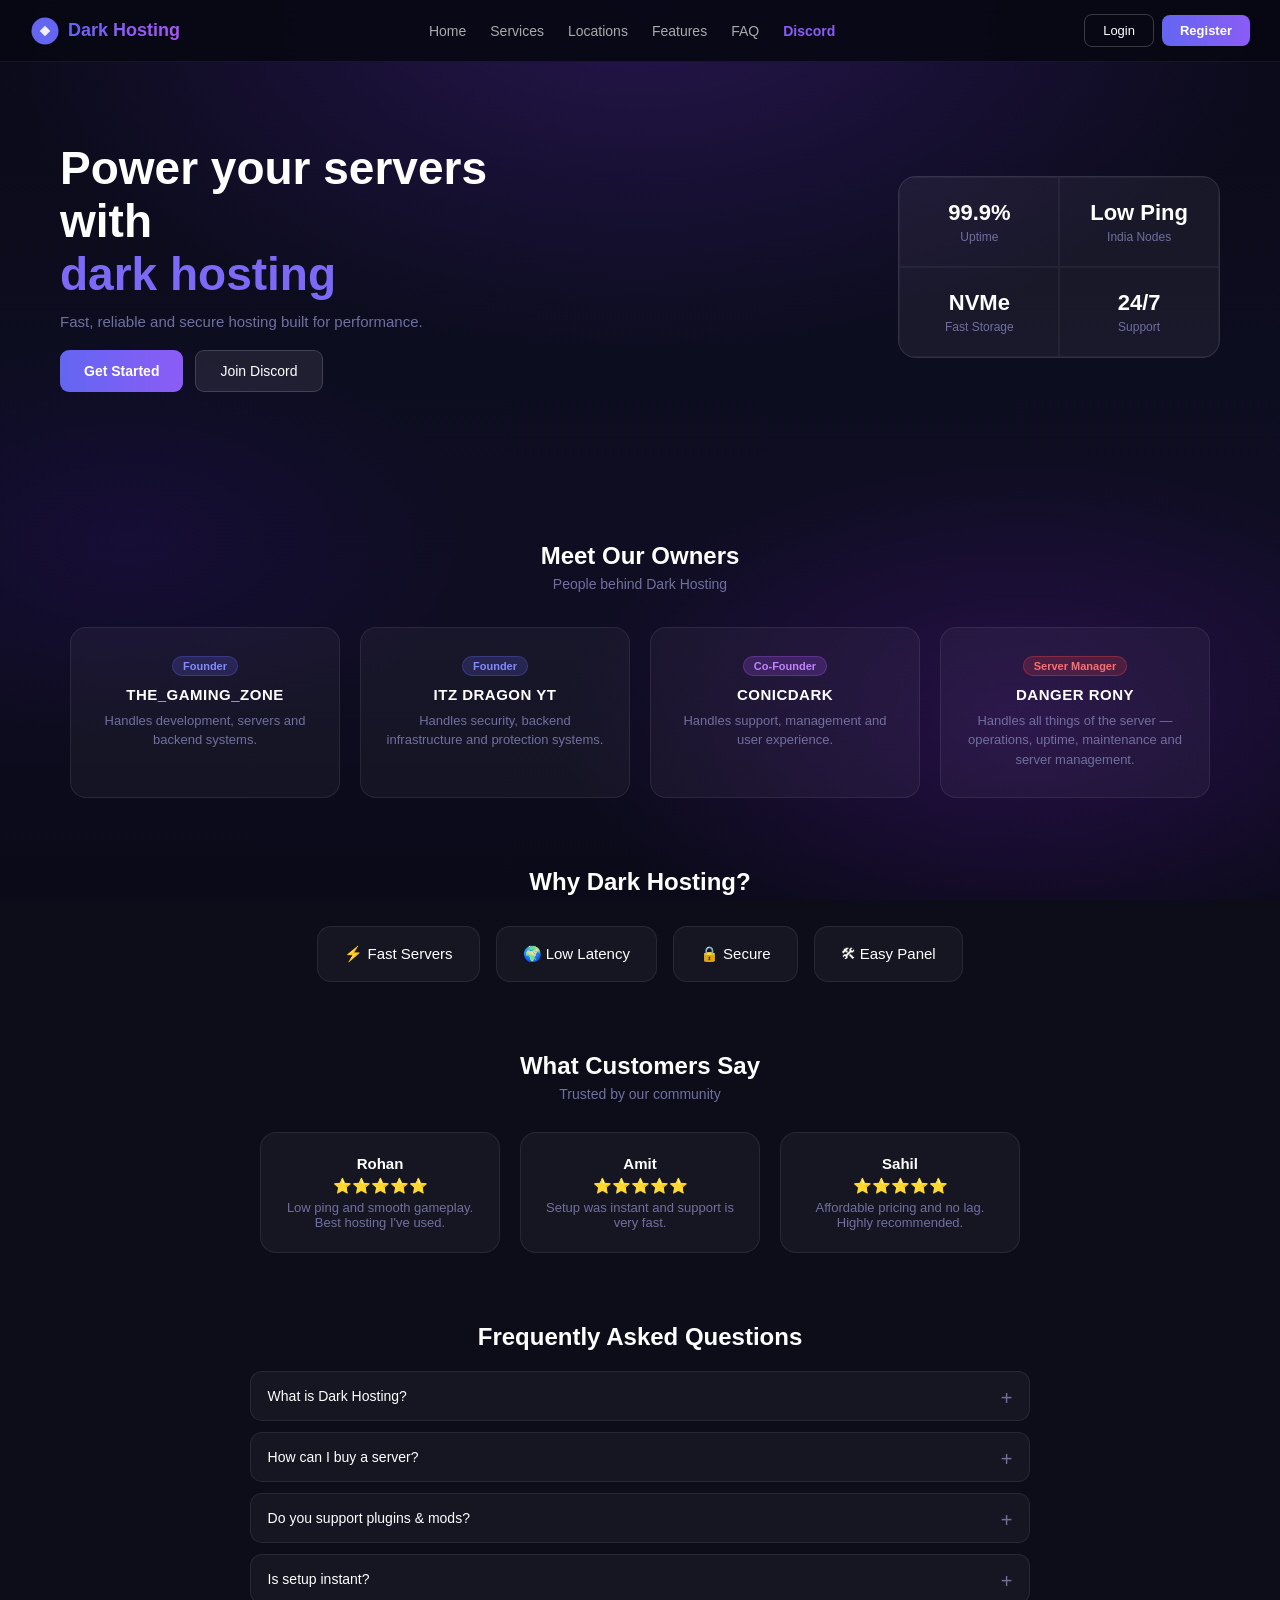
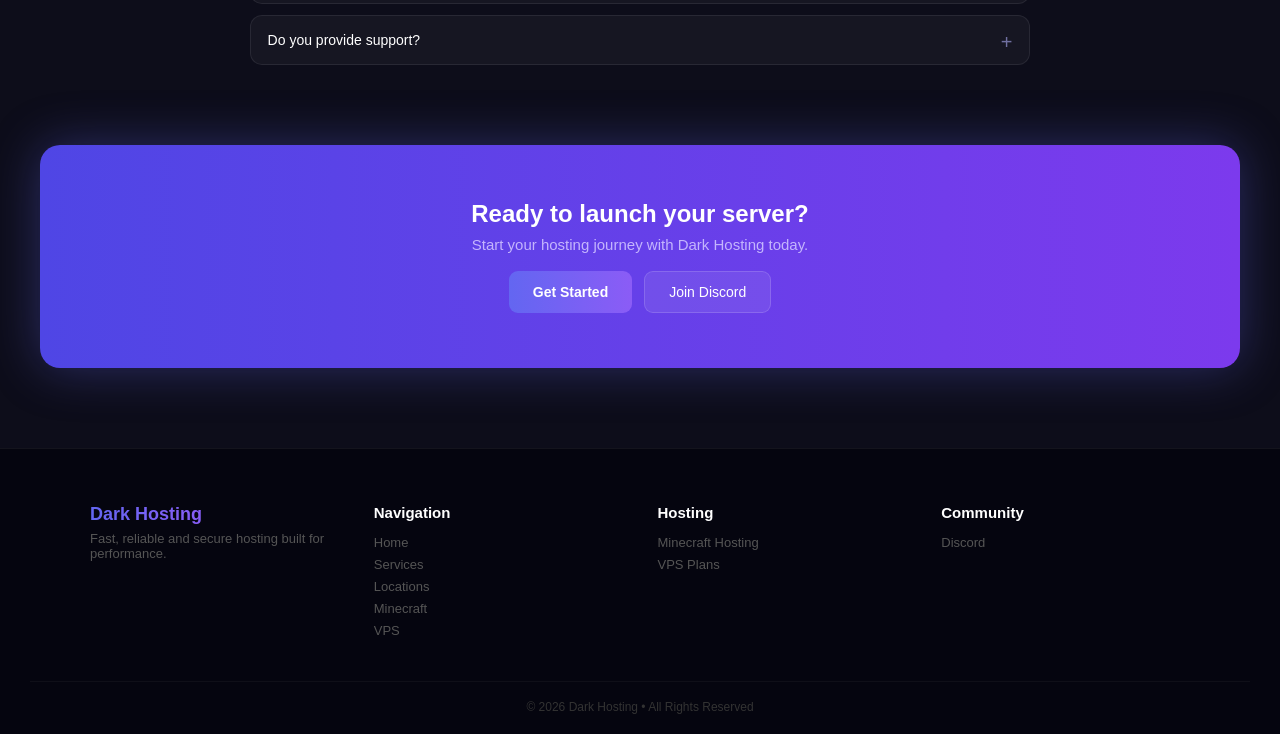
<file: darkhosting (2).html>
<!DOCTYPE html>
<html lang="en">
<head>
<meta charset="UTF-8">
<meta name="viewport" content="width=device-width, initial-scale=1.0">
<title>Dark Hosting</title>
<style>
*{margin:0;padding:0;box-sizing:border-box;font-family:sans-serif;}

/* ── EXACT BACKGROUND from screenshot: deep dark navy/purple ── */
body{
  background:#0d0d1a;
  color:#fff;overflow-x:hidden;
}
.bg{
  position:fixed;width:100%;height:100%;z-index:-1;
  background:
    radial-gradient(ellipse 80% 60% at 50% 0%,   rgba(60,30,120,0.55),  transparent 65%),
    radial-gradient(ellipse 60% 50% at 80% 80%,  rgba(80,20,140,0.35),  transparent 60%),
    radial-gradient(ellipse 50% 40% at 10% 60%,  rgba(40,15,100,0.3),   transparent 55%),
    linear-gradient(180deg, #0a0a18 0%, #0d0d20 40%, #0f0d22 70%, #0a0a18 100%);
}

/* LOADING */
#loading{position:fixed;inset:0;background:#0a0a18;display:flex;flex-direction:column;
  align-items:center;justify-content:center;z-index:9999;transition:opacity .5s;}
#loading.hide{opacity:0;pointer-events:none;}
.ld-spin{width:46px;height:46px;border:3px solid rgba(99,102,241,.2);border-top-color:#6366f1;
  border-radius:50%;animation:spin .8s linear infinite;margin-bottom:14px;}
@keyframes spin{to{transform:rotate(360deg)}}
.ld-txt{font-size:13px;color:#555;}

/* NAVBAR */
.navbar{display:flex;justify-content:space-between;align-items:center;padding:14px 30px;
  background:rgba(8,8,20,0.92);backdrop-filter:blur(14px);
  border-bottom:1px solid rgba(255,255,255,0.06);position:sticky;top:0;z-index:200;}
.logo-box{display:flex;align-items:center;cursor:pointer;gap:8px;}
.logo-text{font-weight:700;font-size:18px;
  background:linear-gradient(90deg,#6366f1,#8b5cf6,#a855f7);
  -webkit-background-clip:text;-webkit-text-fill-color:transparent;}
.nav-links{display:flex;align-items:center;gap:4px;}
.nav-links a{padding:6px 10px;color:#aaa;text-decoration:none;font-size:14px;
  cursor:pointer;border-radius:6px;transition:.2s;}
.nav-links a:hover{color:#fff;background:rgba(255,255,255,0.06);}
.nav-links a.dc{color:#8b5cf6;font-weight:600;}
.nav-right{display:flex;align-items:center;gap:8px;}
.btn-login{padding:8px 18px;background:transparent;color:#fff;
  border:1px solid rgba(255,255,255,0.2);border-radius:8px;cursor:pointer;font-size:13px;transition:.2s;}
.btn-login:hover{background:rgba(255,255,255,0.08);}
.btn-reg{padding:8px 18px;background:linear-gradient(90deg,#6366f1,#8b5cf6);
  color:#fff;border:none;border-radius:8px;cursor:pointer;font-size:13px;font-weight:600;transition:.2s;}
.btn-reg:hover{box-shadow:0 0 18px rgba(139,92,246,.6);transform:translateY(-1px);}
.user-chip{display:flex;align-items:center;gap:8px;}
.uname{font-size:13px;color:#ccc;}
.adm-badge{background:linear-gradient(90deg,#f59e0b,#ef4444);padding:2px 9px;
  border-radius:12px;font-size:11px;font-weight:700;}
.btn-admpanel{padding:7px 14px;background:linear-gradient(90deg,#f59e0b,#ef4444);
  border:none;border-radius:7px;color:#fff;cursor:pointer;font-size:12px;font-weight:600;}
.btn-out{padding:7px 14px;background:rgba(239,68,68,.15);color:#f87171;
  border:1px solid rgba(239,68,68,.3);border-radius:7px;cursor:pointer;font-size:12px;}
.btn-out:hover{background:rgba(239,68,68,.3);}

/* MODAL */
.overlay{display:none;position:fixed;inset:0;background:rgba(0,0,0,0.85);
  z-index:500;align-items:center;justify-content:center;backdrop-filter:blur(8px);}
.overlay.show{display:flex;}
.modal{background:linear-gradient(145deg,#0d0d20,#12103a);
  border:1px solid rgba(255,255,255,0.1);border-radius:20px;
  padding:38px 34px;width:400px;max-width:94vw;position:relative;animation:popIn .3s ease;}
@keyframes popIn{from{opacity:0;transform:scale(.9) translateY(18px)}to{opacity:1;transform:scale(1) translateY(0)}}
.modal-x{position:absolute;top:14px;right:16px;background:none;border:none;
  color:#555;font-size:22px;cursor:pointer;line-height:1;}
.modal-x:hover{color:#fff;}
.modal h2{font-size:22px;margin-bottom:4px;
  background:linear-gradient(90deg,#6366f1,#8b5cf6);
  -webkit-background-clip:text;-webkit-text-fill-color:transparent;}
.modal-sub{color:#555;font-size:13px;margin-bottom:22px;}
.fg{margin-bottom:15px;}
.fg label{display:block;font-size:11px;color:#888;margin-bottom:5px;
  text-transform:uppercase;letter-spacing:.4px;}
.fg input{width:100%;padding:11px 13px;background:rgba(255,255,255,0.06);
  border:1px solid rgba(255,255,255,0.1);border-radius:9px;
  color:#fff;font-size:14px;outline:none;transition:.2s;}
.fg input:focus{border-color:#6366f1;box-shadow:0 0 0 3px rgba(99,102,241,.15);}
.fg input::placeholder{color:#444;}
.auth-btn{width:100%;padding:13px;border:none;border-radius:10px;
  background:linear-gradient(90deg,#6366f1,#8b5cf6);color:#fff;
  font-size:15px;font-weight:600;cursor:pointer;margin-top:4px;transition:.2s;}
.auth-btn:hover{box-shadow:0 0 22px rgba(139,92,246,.65);transform:translateY(-2px);}
.sw{text-align:center;margin-top:15px;font-size:13px;color:#555;}
.sw span{color:#8b5cf6;cursor:pointer;font-weight:600;}
.sw span:hover{text-decoration:underline;}
.amsg{padding:10px 13px;border-radius:8px;font-size:13px;margin-bottom:13px;display:none;}
.amsg.err{background:rgba(239,68,68,.12);border:1px solid rgba(239,68,68,.3);color:#f87171;}
.amsg.ok{background:rgba(34,197,94,.12);border:1px solid rgba(34,197,94,.3);color:#4ade80;}

/* PAGES */
.page{display:none;}
.page.active{display:block;}

/* HERO */
.hero{display:flex;justify-content:space-between;align-items:center;
  padding:80px 60px;flex-wrap:wrap;gap:40px;}
.hero-left{max-width:520px;}
.hero-left h1{font-size:46px;margin-bottom:12px;line-height:1.15;font-weight:800;}
.hero-left span{color:#7c6af7;}
.hero-left p{color:#7070a0;font-size:15px;margin-bottom:20px;}
.hero-btns{display:flex;flex-wrap:wrap;gap:12px;}

/* GLASS CARD */
.glass-card{display:grid;grid-template-columns:1fr 1fr;
  background:rgba(255,255,255,0.05);border-radius:18px;
  border:1px solid rgba(255,255,255,0.1);overflow:hidden;min-width:280px;}
.box{text-align:center;padding:22px 30px;border:1px solid rgba(255,255,255,0.05);}
.box h3{font-size:22px;font-weight:700;}
.box p{color:#7070a0;font-size:12px;margin-top:4px;}

/* SECTIONS */
.sec{text-align:center;margin-top:70px;padding:0 30px;}
.sub{color:#7070a0;margin-top:6px;font-size:14px;}

/* OWNERS */
.owners-box{display:flex;justify-content:center;gap:20px;flex-wrap:wrap;margin-top:35px;}
.owner{padding:28px 24px;border-radius:16px;width:270px;text-align:center;
  background:rgba(255,255,255,0.04);border:1px solid rgba(255,255,255,0.08);transition:.4s;}
.owner:hover{transform:translateY(-10px);box-shadow:0 0 35px rgba(99,102,241,.3);}
.owner h3{font-size:15px;font-weight:700;letter-spacing:.5px;}
.owner p{color:#7070a0;margin-top:8px;font-size:13px;line-height:1.5;}
.owner .role-badge{display:inline-block;margin-bottom:10px;padding:3px 10px;
  border-radius:20px;font-size:11px;font-weight:700;}
.badge-founder{background:rgba(99,102,241,.2);color:#818cf8;border:1px solid rgba(99,102,241,.3);}
.badge-cofounder{background:rgba(168,85,247,.2);color:#c084fc;border:1px solid rgba(168,85,247,.3);}
.badge-server{background:rgba(239,68,68,.18);color:#f87171;border:1px solid rgba(239,68,68,.35);}

/* FEATURES */
.feat-grid{display:flex;justify-content:center;gap:16px;flex-wrap:wrap;margin-top:30px;}
.fbox{background:rgba(255,255,255,0.04);padding:18px 26px;border-radius:14px;
  border:1px solid rgba(255,255,255,0.08);transition:.4s;font-size:15px;}
.fbox:hover{transform:translateY(-8px);box-shadow:0 0 25px rgba(99,102,241,.3);}

/* REVIEWS */
.rev-box{display:flex;justify-content:center;gap:20px;flex-wrap:wrap;margin-top:30px;}
.rev-card{width:240px;padding:22px;border-radius:16px;
  background:rgba(255,255,255,0.04);border:1px solid rgba(255,255,255,0.08);transition:.3s;}
.rev-card:hover{transform:translateY(-8px);box-shadow:0 0 20px rgba(139,92,246,.3);}
.rev-card h3{font-size:15px;}
.rev-card p{color:#7070a0;font-size:13px;margin-top:5px;}
.stars{color:gold;margin:5px 0;font-size:15px;}

/* FAQ */
.faq-item{background:rgba(255,255,255,0.04);margin:11px auto;
  padding:16px 48px 16px 17px;width:64%;border-radius:12px;cursor:pointer;
  position:relative;border:1px solid rgba(255,255,255,0.08);transition:.3s;text-align:left;font-size:14px;}
.faq-item:hover{background:rgba(255,255,255,0.07);}
.faq-item::after{content:"+";position:absolute;right:17px;top:15px;font-size:20px;color:#7070a0;}
.faq-item.open::after{content:"−";}
.faq-ans{max-height:0;overflow:hidden;opacity:0;transition:.4s;color:#7070a0;font-size:13px;}
.faq-item.open .faq-ans{max-height:200px;opacity:1;margin-top:8px;}

/* CTA */
.cta{text-align:center;margin:80px 40px 0;padding:55px 20px;border-radius:20px;
  background:linear-gradient(90deg,#4f46e5,#7c3aed);box-shadow:0 0 50px rgba(99,102,241,.35);}
.cta p{color:#c4b5fd;margin:8px 0 18px;font-size:15px;}
.cta-btns{display:flex;justify-content:center;gap:12px;flex-wrap:wrap;}

/* BUTTONS */
.bp{padding:12px 24px;background:linear-gradient(90deg,#6366f1,#8b5cf6);
  color:#fff;border:none;border-radius:9px;cursor:pointer;font-size:14px;font-weight:600;transition:.2s;}
.bp:hover{transform:translateY(-3px);box-shadow:0 0 22px rgba(139,92,246,.6);}
.bs{padding:12px 24px;background:rgba(255,255,255,0.08);color:#fff;
  border:1px solid rgba(255,255,255,0.15);border-radius:9px;cursor:pointer;font-size:14px;transition:.2s;}
.bs:hover{background:rgba(255,255,255,0.13);}

/* FOOTER */
.footer{margin-top:80px;padding:55px 30px 20px;
  background:rgba(6,6,16,0.98);border-top:1px solid rgba(255,255,255,0.06);}
.footer-grid{max-width:1100px;margin:0 auto;
  display:grid;grid-template-columns:repeat(auto-fit,minmax(190px,1fr));gap:35px;}
.footer-box h3{margin-bottom:14px;font-size:15px;color:#fff;}
.footer-box p{color:#555;font-size:13px;margin-top:6px;}
.footer-box a{display:block;color:#555;text-decoration:none;
  margin-bottom:7px;font-size:13px;cursor:pointer;transition:.2s;}
.footer-box a:hover{color:#8b5cf6;}
.footer-bottom{text-align:center;margin-top:36px;padding-top:18px;
  border-top:1px solid rgba(255,255,255,0.04);color:#333;font-size:12px;}

/* REVEAL */
.reveal{opacity:0;transform:translateY(28px);transition:.6s ease;}
.reveal.show{opacity:1;transform:translateY(0);}

/* SERVICES */
.srv-layout{display:flex;padding:70px 40px;gap:28px;min-height:55vh;}
.sidebar{width:210px;background:rgba(255,255,255,0.03);border-radius:14px;padding:18px;height:fit-content;border:1px solid rgba(255,255,255,0.07);}
.sidebar h3{margin-bottom:12px;font-size:13px;color:#7070a0;}
.sidebar a{display:block;padding:10px 12px;margin-bottom:8px;color:#aaa;
  border-radius:8px;transition:.2s;cursor:pointer;font-size:14px;}
.sidebar a:hover,.sidebar a.tab-on{background:rgba(99,102,241,.15);color:#fff;}
.srv-content{flex:1;}
.srv-panel{display:none;animation:fade .4s ease;}
.srv-panel.active{display:block;}
@keyframes fade{from{opacity:0;transform:translateY(14px)}to{opacity:1;transform:translateY(0)}}
.srv-card{background:rgba(255,255,255,0.04);padding:28px;border-radius:14px;
  margin-bottom:18px;transition:.3s;border:1px solid rgba(255,255,255,0.07);}
.srv-card:hover{transform:translateY(-4px);box-shadow:0 0 18px rgba(99,102,241,.25);}
.srv-card h2{margin-bottom:10px;}
.srv-card p{color:#7070a0;margin-bottom:16px;line-height:1.65;font-size:14px;}

/* PRICING */
.p-hero{text-align:center;padding:90px 20px 35px;}
.p-hero h1{font-size:42px;font-weight:800;}
.hl{background:linear-gradient(90deg,#6366f1,#8b5cf6);-webkit-background-clip:text;color:transparent;}
.hl2{background:linear-gradient(90deg,#facc15,#a855f7);-webkit-background-clip:text;color:transparent;}
.trust{margin-top:10px;color:#7070a0;font-size:13px;}
.plans-grid{display:grid;grid-template-columns:repeat(auto-fit,minmax(230px,1fr));
  gap:22px;padding:35px 50px 60px;}
.plan-card{background:rgba(255,255,255,0.04);padding:24px;border-radius:16px;
  transition:.3s;position:relative;overflow:hidden;border:1px solid rgba(255,255,255,0.07);}
.plan-card:hover{transform:translateY(-8px);box-shadow:0 10px 35px rgba(99,102,241,.2);}
.plan-card.popular{border:2px solid #8b5cf6;}
.plan-card.popular::before{content:"MOST POPULAR";position:absolute;top:13px;right:-40px;
  background:#8b5cf6;padding:5px 48px;transform:rotate(45deg);font-size:10px;font-weight:700;}
.plan-card.best-value{border:2px solid #a855f7;}
.plan-card.best-value::before{content:"BEST VALUE";position:absolute;top:13px;right:-40px;
  background:#a855f7;padding:5px 48px;transform:rotate(45deg);font-size:10px;font-weight:700;}
.plan-price{font-size:26px;font-weight:700;color:#6366f1;margin:10px 0;}
.plan-price2{font-size:26px;font-weight:700;color:#a855f7;margin:10px 0;}
.plan-card ul{list-style:none;margin:14px 0;}
.plan-card li{color:#7070a0;margin:7px 0;font-size:13px;}
.plan-card li::before{content:"✓ ";color:#6366f1;}
.buy-btn{width:100%;padding:12px;border:none;border-radius:9px;
  background:linear-gradient(90deg,#6366f1,#8b5cf6);color:#fff;cursor:pointer;font-size:14px;transition:.2s;}
.buy-btn.v{background:linear-gradient(90deg,#facc15,#a855f7);}
.buy-btn:hover{transform:scale(1.04);box-shadow:0 0 18px rgba(99,102,241,.4);}
.plan-note{font-size:11px;color:#555;margin-top:8px;text-align:center;}

/* LOCATIONS */
.loc-sec{text-align:center;padding:90px 20px 55px;}
.loc-sec h1{font-size:40px;font-weight:800;}
.map-wrap{position:relative;max-width:880px;margin:45px auto;
  background:rgba(255,255,255,0.02);border-radius:18px;
  border:1px solid rgba(255,255,255,0.06);padding:18px;overflow:hidden;}
.map-svg{width:100%;height:auto;opacity:.65;}
.map-node{position:absolute;width:13px;height:13px;border-radius:50%;transition:.3s;cursor:pointer;}
.map-node.on{background:#22c55e;box-shadow:0 0 14px #22c55e;animation:pulse 1.5s infinite;}
.map-node.off{background:#ef4444;box-shadow:0 0 10px #ef4444;}
@keyframes pulse{0%{box-shadow:0 0 0 0 rgba(34,197,94,.7)}70%{box-shadow:0 0 0 13px rgba(34,197,94,0)}100%{box-shadow:0 0 0 0 rgba(34,197,94,0)}}
.node-lbl{position:absolute;top:16px;left:50%;transform:translateX(-50%);
  font-size:10px;color:#fff;white-space:nowrap;background:rgba(0,0,0,0.65);
  padding:2px 6px;border-radius:4px;}
.loc-cards{display:grid;grid-template-columns:repeat(auto-fit,minmax(170px,1fr));
  gap:16px;max-width:860px;margin:35px auto;padding:0 18px;}
.loc-card{background:rgba(255,255,255,0.04);padding:18px;border-radius:13px;
  border:1px solid rgba(255,255,255,0.07);text-align:center;transition:.3s;}
.loc-card:hover{transform:translateY(-5px);}
.ldot{width:9px;height:9px;border-radius:50%;margin:0 auto 9px;}
.ldot.on{background:#22c55e;box-shadow:0 0 8px #22c55e;}
.ldot.off{background:#ef4444;}
.loc-card h3{font-size:14px;margin-bottom:3px;}
.loc-card p{color:#7070a0;font-size:12px;}
.son{color:#22c55e!important;font-size:11px;}
.soff{color:#ef4444!important;font-size:11px;}

/* ADMIN */
#page-admin{min-height:100vh;}
.adm-layout{display:flex;min-height:calc(100vh - 64px);}
.adm-sb{width:230px;background:rgba(6,6,16,0.98);
  border-right:1px solid rgba(255,255,255,0.06);padding:20px 12px;flex-shrink:0;}
.adm-brand{padding:8px 12px 18px;border-bottom:1px solid rgba(255,255,255,0.05);margin-bottom:12px;}
.adm-brand-sub{font-size:11px;color:#555;text-transform:uppercase;letter-spacing:1.2px;}
.adm-brand-name{font-size:17px;font-weight:700;margin-top:3px;
  background:linear-gradient(90deg,#f59e0b,#ef4444);-webkit-background-clip:text;-webkit-text-fill-color:transparent;}
.adm-sb h4{font-size:10px;color:#333;text-transform:uppercase;letter-spacing:1.2px;margin:16px 0 6px 10px;}
.adm-item{display:flex;align-items:center;gap:9px;padding:10px 13px;
  border-radius:9px;cursor:pointer;color:#7070a0;font-size:13px;transition:.2s;margin-bottom:3px;}
.adm-item:hover{background:rgba(255,255,255,0.05);color:#fff;}
.adm-item.on{background:linear-gradient(90deg,rgba(99,102,241,.2),rgba(139,92,246,.1));
  color:#8b5cf6;border-left:3px solid #8b5cf6;padding-left:10px;}
.adm-item.danger{color:#f87171;}
.adm-body{flex:1;padding:28px;overflow-y:auto;background:rgba(8,8,18,0.6);}
.adm-panel{display:none;}
.adm-panel.active{display:block;}
.adm-title{font-size:20px;font-weight:700;margin-bottom:4px;}
.adm-sub2{color:#555;font-size:13px;margin-bottom:22px;}
.stats-row{display:grid;grid-template-columns:repeat(auto-fit,minmax(150px,1fr));gap:14px;margin-bottom:26px;}
.stat-box{background:rgba(255,255,255,0.03);border:1px solid rgba(255,255,255,0.07);border-radius:13px;padding:18px;}
.stat-icon{font-size:22px;margin-bottom:8px;}
.stat-val{font-size:26px;font-weight:700;
  background:linear-gradient(90deg,#6366f1,#8b5cf6);-webkit-background-clip:text;-webkit-text-fill-color:transparent;}
.stat-lbl{font-size:11px;color:#555;margin-top:2px;}
.sc{background:rgba(255,255,255,0.02);border:1px solid rgba(255,255,255,0.06);border-radius:14px;padding:22px;margin-bottom:18px;}
.sc h3{font-size:15px;font-weight:600;margin-bottom:16px;}
.fg2{margin-bottom:13px;}
.fg2 label{display:block;font-size:11px;color:#7070a0;text-transform:uppercase;letter-spacing:.5px;margin-bottom:5px;}
.fg2 input,.fg2 select,.fg2 textarea{width:100%;padding:10px 12px;
  background:rgba(255,255,255,0.05);border:1px solid rgba(255,255,255,0.08);
  border-radius:8px;color:#fff;font-size:13px;outline:none;transition:.2s;}
.fg2 input:focus,.fg2 select:focus,.fg2 textarea:focus{border-color:#6366f1;}
.fg2 input::placeholder,.fg2 textarea::placeholder{color:#333;}
.fg2 select option{background:#0d0d20;}
.fg2 textarea{resize:vertical;min-height:80px;}
.form-grid{display:grid;grid-template-columns:1fr 1fr;gap:13px;}
.form-grid .full{grid-column:1/-1;}
.adm-btn{padding:10px 22px;border:none;border-radius:8px;color:#fff;
  font-size:13px;font-weight:600;cursor:pointer;transition:.2s;margin-top:8px;}
.adm-btn.purple{background:linear-gradient(90deg,#6366f1,#8b5cf6);}
.adm-btn.purple:hover{box-shadow:0 0 18px rgba(139,92,246,.5);}
.adm-tbl{width:100%;border-collapse:collapse;}
.adm-tbl th{text-align:left;font-size:10px;text-transform:uppercase;letter-spacing:1px;
  color:#333;padding:9px 11px;border-bottom:1px solid rgba(255,255,255,0.05);}
.adm-tbl td{padding:11px;font-size:13px;border-bottom:1px solid rgba(255,255,255,0.03);vertical-align:middle;}
.adm-tbl tr:hover td{background:rgba(255,255,255,0.02);}
.badge{display:inline-block;padding:3px 9px;border-radius:20px;font-size:11px;font-weight:600;}
.bg2{background:rgba(34,197,94,.15);color:#4ade80;}
.br{background:rgba(239,68,68,.15);color:#f87171;}
.bb{background:rgba(99,102,241,.2);color:#818cf8;}
.by{background:rgba(234,179,8,.15);color:#fbbf24;}
.act-btn{padding:5px 11px;border-radius:6px;cursor:pointer;font-size:12px;transition:.2s;border:1px solid;}
.makadm{background:rgba(99,102,241,.15);color:#818cf8;border-color:rgba(99,102,241,.3);}
.remadm{background:rgba(239,68,68,.12);color:#f87171;border-color:rgba(239,68,68,.3);}
.del{background:rgba(239,68,68,.08);color:#f87171;border-color:rgba(239,68,68,.2);}
.actv{background:rgba(34,197,94,.12);color:#4ade80;border-color:rgba(34,197,94,.3);}
.deactv{background:rgba(239,68,68,.12);color:#f87171;border-color:rgba(239,68,68,.3);}
.adm-alert{padding:10px 14px;border-radius:9px;font-size:13px;margin-bottom:14px;display:none;}
.adm-alert.ok{background:rgba(34,197,94,.1);border:1px solid rgba(34,197,94,.3);color:#4ade80;}
.adm-alert.err{background:rgba(239,68,68,.1);border:1px solid rgba(239,68,68,.3);color:#f87171;}
.mini-grid{display:grid;grid-template-columns:repeat(auto-fill,minmax(200px,1fr));gap:13px;margin-top:12px;}
.plan-mini{background:rgba(255,255,255,0.03);border:1px solid rgba(255,255,255,0.06);border-radius:11px;padding:16px;}
.plan-mini h4{font-size:14px;margin-bottom:4px;}
.plan-mini .pm-price{font-size:16px;color:#8b5cf6;margin:3px 0 6px;}
.plan-mini .pm-feats{font-size:11px;color:#555;line-height:1.7;}
.tbl-hdr{display:flex;justify-content:space-between;align-items:center;margin-bottom:13px;}
.adm-search{background:rgba(255,255,255,0.05);border:1px solid rgba(255,255,255,0.08);
  border-radius:8px;padding:8px 12px;color:#fff;font-size:13px;outline:none;width:230px;}
.adm-search::placeholder{color:#333;}
.id-badge{display:inline-block;background:rgba(99,102,241,.2);color:#818cf8;
  border:1px solid rgba(99,102,241,.3);border-radius:6px;
  padding:2px 8px;font-size:12px;font-weight:700;font-family:monospace;}
.id-badge.id1{background:linear-gradient(90deg,rgba(245,158,11,.2),rgba(239,68,68,.2));
  color:#fbbf24;border-color:rgba(245,158,11,.4);}

/* MAP PICKER */
.map-picker-wrap{position:relative;border:2px dashed rgba(99,102,241,.4);border-radius:14px;
  overflow:hidden;cursor:crosshair;margin-top:12px;user-select:none;}
.map-picker-wrap:hover{border-color:rgba(99,102,241,.7);}
.map-picker-hint{text-align:center;font-size:12px;color:#7070a0;margin-bottom:8px;}
.map-picker-svg{width:100%;height:auto;display:block;opacity:.7;}
.map-pin{position:absolute;width:14px;height:14px;background:#22c55e;border-radius:50%;
  box-shadow:0 0 10px #22c55e;transform:translate(-50%,-50%);pointer-events:none;
  animation:pulse 1.5s infinite;}
.map-pin-label{position:absolute;transform:translate(-50%,6px);
  font-size:10px;color:#fff;background:rgba(0,0,0,0.75);padding:2px 6px;
  border-radius:4px;white-space:nowrap;pointer-events:none;}
.coords-display{font-size:12px;color:#7070a0;margin-top:6px;text-align:center;}

/* TOAST */
.toast{position:fixed;bottom:22px;right:22px;
  background:rgba(8,8,20,0.97);border:1px solid rgba(99,102,241,.4);
  padding:13px 18px;border-radius:11px;font-size:13px;z-index:9999;
  display:none;animation:toastIn .3s ease;}
@keyframes toastIn{from{opacity:0;transform:translateY(18px)}to{opacity:1;transform:translateY(0)}}

@media(max-width:768px){
  .nav-links{display:none;}
  .adm-layout{flex-direction:column;}
  .adm-sb{width:100%;}
  .form-grid{grid-template-columns:1fr;}
  .plans-grid{padding:20px;}
  .faq-item{width:95%;}
  .srv-layout{flex-direction:column;}
  .sidebar{width:100%;}
  .hero{padding:50px 25px;}
  .hero-left h1{font-size:34px;}
  .owners-box{gap:14px;}
  .owner{width:100%;max-width:320px;}
}
</style>
</head>
<body>
<div class="bg"></div>

<!-- LOADING -->
<div id="loading">
  <div class="ld-spin"></div>
  <div class="ld-txt">Loading Dark Hosting…</div>
</div>

<!-- TOAST -->
<div class="toast" id="toast"></div>

<!-- NAVBAR -->
<header class="navbar">
  <div class="logo-box" onclick="go('home')">
    <svg width="30" height="30" viewBox="0 0 40 40">
      <circle cx="20" cy="20" r="18" fill="url(#lg)"/>
      <path d="M13 20L20 13L27 20L20 27Z" fill="white" opacity=".9"/>
      <defs><linearGradient id="lg" x1="0" y1="0" x2="40" y2="40">
        <stop stop-color="#6366f1"/><stop offset="1" stop-color="#a855f7"/>
      </linearGradient></defs>
    </svg>
    <span class="logo-text">Dark Hosting</span>
  </div>
  <div class="nav-links">
    <a onclick="go('home')">Home</a>
    <a onclick="go('services')">Services</a>
    <a onclick="go('locations')">Locations</a>
    <a onclick="go('home');delay(()=>jump('features'))">Features</a>
    <a onclick="go('home');delay(()=>jump('faq'))">FAQ</a>
    <a href="https://discord.gg/ajGT37QCSx" target="_blank" class="dc">Discord</a>
  </div>
  <div class="nav-right" id="nav-right">
    <button class="btn-login" onclick="openM('login')">Login</button>
    <button class="btn-reg"   onclick="openM('register')">Register</button>
  </div>
</header>

<!-- AUTH MODAL -->
<div class="overlay" id="modal-overlay" onclick="bgClose(event)">
  <div class="modal">
    <button class="modal-x" onclick="closeM()">✕</button>
    <div id="frm-login">
      <h2>Welcome Back</h2>
      <p class="modal-sub">Login to your Dark Hosting account</p>
      <div class="amsg" id="lerr"></div>
      <div class="amsg ok" id="lok"></div>
      <div class="fg"><label>Email</label><input type="email" id="l-email" placeholder="you@example.com"></div>
      <div class="fg"><label>Password</label><input type="password" id="l-pass" placeholder="••••••••"></div>
      <button class="auth-btn" onclick="doLogin()">Login →</button>
      <p class="sw">No account? <span onclick="swForm('register')">Register here</span></p>
    </div>
    <div id="frm-reg" style="display:none">
      <h2>Create Account</h2>
      <p class="modal-sub">Join Dark Hosting today — it's free!</p>
      <div class="amsg" id="rerr"></div>
      <div class="amsg ok" id="rok"></div>
      <div class="fg"><label>Username</label><input type="text" id="r-user" placeholder="CoolGamer123"></div>
      <div class="fg"><label>Email</label><input type="email" id="r-email" placeholder="you@example.com"></div>
      <div class="fg"><label>Password</label><input type="password" id="r-pass" placeholder="Min 6 characters"></div>
      <button class="auth-btn" onclick="doRegister()">Create Account →</button>
      <p class="sw">Have an account? <span onclick="swForm('login')">Login here</span></p>
    </div>
  </div>
</div>

<!-- ═══════ HOME ═══════ -->
<div id="page-home" class="page active">
  <section class="hero reveal">
    <div class="hero-left">
      <h1>Power your servers with<br><span>dark hosting</span></h1>
      <p>Fast, reliable and secure hosting built for performance.</p>
      <div class="hero-btns">
        <button class="bp" onclick="go('services')">Get Started</button>
        <button class="bs" onclick="window.open('https://discord.gg/ajGT37QCSx')">Join Discord</button>
      </div>
    </div>
    <div class="glass-card">
      <div class="box"><h3>99.9%</h3><p>Uptime</p></div>
      <div class="box"><h3>Low Ping</h3><p>India Nodes</p></div>
      <div class="box"><h3>NVMe</h3><p>Fast Storage</p></div>
      <div class="box"><h3>24/7</h3><p>Support</p></div>
    </div>
  </section>

  <!-- OWNERS — now 4 cards including DANGER RONY -->
  <section class="sec reveal">
    <h2>Meet Our Owners</h2>
    <p class="sub">People behind Dark Hosting</p>
    <div class="owners-box">

      <div class="owner">
        <span class="role-badge badge-founder">Founder</span>
        <h3>THE_GAMING_ZONE</h3>
        <p>Handles development, servers and backend systems.</p>
      </div>

      <div class="owner">
        <span class="role-badge badge-founder">Founder</span>
        <h3>ITZ DRAGON YT</h3>
        <p>Handles security, backend infrastructure and protection systems.</p>
      </div>

      <div class="owner">
        <span class="role-badge badge-cofounder">Co-Founder</span>
        <h3>CONICDARK</h3>
        <p>Handles support, management and user experience.</p>
      </div>

      <div class="owner">
        <span class="role-badge badge-server">Server Manager</span>
        <h3>DANGER RONY</h3>
        <p>Handles all things of the server — operations, uptime, maintenance and server management.</p>
      </div>

    </div>
  </section>

  <section class="sec reveal" id="features">
    <h2>Why Dark Hosting?</h2>
    <div class="feat-grid">
      <div class="fbox">⚡ Fast Servers</div>
      <div class="fbox">🌍 Low Latency</div>
      <div class="fbox">🔒 Secure</div>
      <div class="fbox">🛠 Easy Panel</div>
    </div>
  </section>

  <section class="sec reveal" style="margin-top:70px">
    <h2>What Customers Say</h2><p class="sub">Trusted by our community</p>
    <div class="rev-box">
      <div class="rev-card"><h3>Rohan</h3><div class="stars">⭐⭐⭐⭐⭐</div><p>Low ping and smooth gameplay. Best hosting I've used.</p></div>
      <div class="rev-card"><h3>Amit</h3><div class="stars">⭐⭐⭐⭐⭐</div><p>Setup was instant and support is very fast.</p></div>
      <div class="rev-card"><h3>Sahil</h3><div class="stars">⭐⭐⭐⭐⭐</div><p>Affordable pricing and no lag. Highly recommended.</p></div>
    </div>
  </section>

  <section class="sec reveal" id="faq">
    <h2>Frequently Asked Questions</h2>
    <div style="margin-top:20px">
      <div class="faq-item" onclick="faqT(this)">What is Dark Hosting?<div class="faq-ans">We provide high-performance Minecraft and VPS hosting.</div></div>
      <div class="faq-item" onclick="faqT(this)">How can I buy a server?<div class="faq-ans">Join our Discord and create a ticket to purchase.</div></div>
      <div class="faq-item" onclick="faqT(this)">Do you support plugins &amp; mods?<div class="faq-ans">Yes, we support plugins and most modpacks.</div></div>
      <div class="faq-item" onclick="faqT(this)">Is setup instant?<div class="faq-ans">Yes, servers are delivered instantly after payment.</div></div>
      <div class="faq-item" onclick="faqT(this)">Do you provide support?<div class="faq-ans">Yes, 24/7 support via Discord.</div></div>
    </div>
  </section>

  <section class="cta reveal">
    <h2>Ready to launch your server?</h2>
    <p>Start your hosting journey with Dark Hosting today.</p>
    <div class="cta-btns">
      <button class="bp" onclick="go('services')">Get Started</button>
      <button class="bs" onclick="window.open('https://discord.gg/ajGT37QCSx')">Join Discord</button>
    </div>
  </section>
  <div class="footer" id="ft1"></div>
</div>

<!-- ═══════ SERVICES ═══════ -->
<div id="page-services" class="page">
  <div class="srv-layout">
    <div class="sidebar">
      <h3>Categories</h3>
      <a onclick="sTab('mc')" id="st-mc" class="tab-on">🎮 Minecraft</a>
      <a onclick="sTab('vps')" id="st-vps">☁️ VPS</a>
    </div>
    <div class="srv-content">
      <div id="sp-mc" class="srv-panel active">
        <div class="srv-card"><h2>Minecraft Hosting</h2>
          <p>Ultra-fast Minecraft hosting with optimized performance, low latency, and powerful hardware. Perfect for survival servers, modpacks, and large communities.</p>
          <button class="bp" onclick="go('minecraft')">View Plans</button></div>
      </div>
      <div id="sp-vps" class="srv-panel">
        <div class="srv-card"><h2>AMD VPS Hosting</h2>
          <p>High-performance VPS powered by AMD Ryzen CPUs. Ideal for websites, bots, game servers with full root access and maximum control.</p>
          <button class="bp" onclick="go('vps')">View Plans</button></div>
      </div>
    </div>
  </div>
  <div class="footer" id="ft2"></div>
</div>

<!-- ═══════ MINECRAFT ═══════ -->
<div id="page-minecraft" class="page">
  <section class="p-hero reveal">
    <h1>Minecraft <span class="hl">Hosting Plans</span></h1>
    <p style="color:#7070a0;margin-top:8px">Powerful, lag-free servers for every player size</p>
    <div class="trust">✔ Instant Setup &nbsp;•&nbsp; ✔ India Servers &nbsp;•&nbsp; ✔ No Lag &nbsp;•&nbsp; ✔ 24/7 Support</div>
  </section>
  <div class="plans-grid" id="grid-mc"></div>
  <div class="footer" id="ft3"></div>
</div>

<!-- ═══════ VPS ═══════ -->
<div id="page-vps" class="page">
  <section class="p-hero reveal">
    <h1>AMD Ryzen <span class="hl2">VPS Plans</span></h1>
    <p style="color:#7070a0;margin-top:8px">High performance VPS for developers &amp; servers</p>
    <div class="trust">✔ NVMe Storage &nbsp;•&nbsp; ✔ Instant Setup &nbsp;•&nbsp; ✔ Full Root Access &nbsp;•&nbsp; ✔ 24/7 Support</div>
  </section>
  <div class="plans-grid" id="grid-vps"></div>
  <div class="footer" id="ft4"></div>
</div>

<!-- ═══════ LOCATIONS ═══════ -->
<div id="page-locations" class="page">
  <section class="loc-sec reveal">
    <h1>Our <span class="hl">Server Locations</span></h1>
    <p class="sub">Global infrastructure for low latency and high performance</p>
    <div class="map-wrap">
      <svg class="map-svg" viewBox="0 0 900 500" xmlns="http://www.w3.org/2000/svg">
        <g fill="rgba(99,102,241,0.12)" stroke="rgba(139,92,246,0.25)" stroke-width=".8">
          <path d="M60,80L200,70L240,100L230,160L180,200L140,210L90,190L60,160Z"/>
          <path d="M140,210L180,200L190,230L160,250L140,240Z"/>
          <path d="M150,260L220,250L260,300L250,380L200,420L160,400L140,360L145,300Z"/>
          <path d="M380,70L470,60L490,100L460,130L410,140L380,120Z"/>
          <path d="M390,150L470,140L490,180L480,280L440,320L400,310L380,260L385,190Z"/>
          <path d="M490,60L700,50L750,90L740,170L680,200L600,190L530,160L490,120Z"/>
          <path d="M470,140L550,130L560,180L510,200L470,185Z"/>
          <path d="M560,160L640,150L650,200L620,240L570,230L550,200Z"/>
          <path d="M660,180L730,170L750,210L720,240L680,230L655,210Z"/>
          <path d="M680,310L780,300L800,360L770,400L710,400L680,370Z"/>
          <path d="M365,80L385,75L390,100L370,105Z"/>
        </g>
        <line x1="0" y1="250" x2="900" y2="250" stroke="rgba(255,255,255,0.03)"/>
        <line x1="450" y1="0" x2="450" y2="500" stroke="rgba(255,255,255,0.03)"/>
      </svg>
      <div id="map-nodes"></div>
    </div>
    <div class="loc-cards" id="loc-cards"></div>
  </section>
  <div class="footer" id="ft5"></div>
</div>

<!-- ═══════ ADMIN ═══════ -->
<div id="page-admin" class="page">
  <div class="adm-layout">
    <div class="adm-sb">
      <div class="adm-brand">
        <div class="adm-brand-sub">Control Panel</div>
        <div class="adm-brand-name">Dark Hosting</div>
      </div>
      <h4>Main</h4>
      <div class="adm-item on"    onclick="aTab('dashboard',this)">📊 Dashboard</div>
      <div class="adm-item"       onclick="aTab('plans',this)">📦 Manage Plans</div>
      <div class="adm-item"       onclick="aTab('nodes',this)">🌐 Node Status</div>
      <div class="adm-item"       onclick="aTab('users',this)">👥 All Users</div>
      <h4>Other</h4>
      <div class="adm-item"       onclick="go('home')">🏠 Back to Site</div>
      <div class="adm-item danger" onclick="doLogout()">🚪 Logout</div>
    </div>
    <div class="adm-body">

      <!-- DASHBOARD -->
      <div class="adm-panel active" id="ap-dashboard">
        <div class="adm-title">👋 Admin Dashboard</div>
        <div class="adm-sub2">Overview of Dark Hosting</div>
        <div class="stats-row" id="adm-stats"></div>
        <div class="sc">
          <h3>🕒 Recent Users</h3>
          <table class="adm-tbl">
            <thead><tr><th>ID</th><th>Username</th><th>Email</th><th>Role</th><th>Joined</th></tr></thead>
            <tbody id="tbl-recent"></tbody>
          </table>
        </div>
      </div>

      <!-- PLANS -->
      <div class="adm-panel" id="ap-plans">
        <div class="adm-title">📦 Manage Plans</div>
        <div class="adm-sub2">Add or remove plans — changes show live on the site</div>
        <div class="adm-alert" id="al-plans"></div>
        <div class="sc">
          <h3>➕ Add New Plan</h3>
          <div class="form-grid">
            <div class="fg2"><label>Plan Name</label><input id="pn-name" placeholder="e.g. Mega Plus"></div>
            <div class="fg2"><label>Type</label>
              <select id="pn-type"><option value="minecraft">🎮 Minecraft</option><option value="vps">☁️ VPS</option></select></div>
            <div class="fg2"><label>Price (₹/month)</label><input id="pn-price" type="number" placeholder="499"></div>
            <div class="fg2"><label>Badge</label>
              <select id="pn-badge"><option value="">None</option><option value="popular">Most Popular</option><option value="best-value">Best Value</option></select></div>
            <div class="fg2 full"><label>Features (one per line)</label>
              <textarea id="pn-feats" placeholder="8GB RAM&#10;80GB NVMe&#10;DDoS Protection&#10;40-70 Players"></textarea></div>
          </div>
          <button class="adm-btn purple" onclick="addPlan()">Add Plan</button>
        </div>
        <div class="sc"><h3>🎮 Minecraft Plans</h3><div class="mini-grid" id="adm-mc"></div></div>
        <div class="sc"><h3>☁️ VPS Plans</h3><div class="mini-grid" id="adm-vps"></div></div>
      </div>

      <!-- NODES -->
      <div class="adm-panel" id="ap-nodes">
        <div class="adm-title">🌐 Node Status</div>
        <div class="adm-sub2">Click on the map to place a new node</div>
        <div class="adm-alert" id="al-nodes"></div>
        <div class="sc">
          <h3>🗺️ Click Map to Place Node</h3>
          <p class="map-picker-hint">👆 Click anywhere on the map to drop a pin</p>
          <div class="map-picker-wrap" id="map-picker" onclick="mapClick(event)">
            <svg class="map-picker-svg" viewBox="0 0 900 500" xmlns="http://www.w3.org/2000/svg">
              <rect width="900" height="500" fill="rgba(10,10,28,0.9)"/>
              <g fill="rgba(99,102,241,0.18)" stroke="rgba(139,92,246,0.35)" stroke-width="1">
                <path d="M60,80L200,70L240,100L230,160L180,200L140,210L90,190L60,160Z"/>
                <path d="M140,210L180,200L190,230L160,250L140,240Z"/>
                <path d="M150,260L220,250L260,300L250,380L200,420L160,400L140,360L145,300Z"/>
                <path d="M380,70L470,60L490,100L460,130L410,140L380,120Z"/>
                <path d="M390,150L470,140L490,180L480,280L440,320L400,310L380,260L385,190Z"/>
                <path d="M490,60L700,50L750,90L740,170L680,200L600,190L530,160L490,120Z"/>
                <path d="M470,140L550,130L560,180L510,200L470,185Z"/>
                <path d="M560,160L640,150L650,200L620,240L570,230L550,200Z"/>
                <path d="M660,180L730,170L750,210L720,240L680,230L655,210Z"/>
                <path d="M680,310L780,300L800,360L770,400L710,400L680,370Z"/>
                <path d="M365,80L385,75L390,100L370,105Z"/>
              </g>
              <line x1="0" y1="250" x2="900" y2="250" stroke="rgba(255,255,255,0.04)"/>
              <line x1="450" y1="0" x2="450" y2="500" stroke="rgba(255,255,255,0.04)"/>
              <line x1="225" y1="0" x2="225" y2="500" stroke="rgba(255,255,255,0.02)"/>
              <line x1="675" y1="0" x2="675" y2="500" stroke="rgba(255,255,255,0.02)"/>
              <line x1="0" y1="125" x2="900" y2="125" stroke="rgba(255,255,255,0.02)"/>
              <line x1="0" y1="375" x2="900" y2="375" stroke="rgba(255,255,255,0.02)"/>
              <text x="10" y="492" font-size="10" fill="rgba(255,255,255,0.25)">Click to place node</text>
            </svg>
            <div id="picker-existing"></div>
            <div id="map-pin-preview" style="display:none">
              <div class="map-pin" id="pin-dot"></div>
              <div class="map-pin-label" id="pin-lbl">New Node</div>
            </div>
          </div>
          <div class="coords-display" id="coords-display">📍 Click the map to select location</div>
          <div id="node-form" style="margin-top:16px;display:none">
            <div class="form-grid">
              <div class="fg2"><label>Node Name (with flag emoji)</label><input id="nd-name" placeholder="🇯🇵 Japan" oninput="updatePinLabel()"></div>
              <div class="fg2"><label>Location / DC Name</label><input id="nd-loc" placeholder="Tokyo Node"></div>
            </div>
            <button class="adm-btn purple" onclick="addNode()">✅ Add Node to Map</button>
            <button class="adm-btn" style="background:rgba(255,255,255,0.07);margin-left:8px" onclick="cancelNodePlace()">Cancel</button>
          </div>
        </div>
        <div class="sc">
          <h3>All Nodes</h3>
          <table class="adm-tbl">
            <thead><tr><th>Node</th><th>Location</th><th>Status</th><th>Actions</th></tr></thead>
            <tbody id="tbl-nodes"></tbody>
          </table>
        </div>
      </div>

      <!-- USERS -->
      <div class="adm-panel" id="ap-users">
        <div class="adm-title">👥 All Users</div>
        <div class="adm-sub2">Manage registered users — ID 1 is always the root Admin</div>
        <div class="adm-alert" id="al-users"></div>
        <div class="sc">
          <div class="tbl-hdr">
            <h3 style="margin:0">Registered Users</h3>
            <input class="adm-search" id="usearch" placeholder="🔍 Search…" oninput="renderUsers()">
          </div>
          <table class="adm-tbl">
            <thead><tr><th>ID</th><th>Username</th><th>Email</th><th>Role</th><th>Joined</th><th>Actions</th></tr></thead>
            <tbody id="tbl-users"></tbody>
          </table>
        </div>
      </div>

    </div>
  </div>
</div>

<script>
const ADMIN_EMAIL="admin@darkhosting.com",ADMIN_PASS="Admin@1234";
let pendingNode=null;
let DB={users:[],plans:[],nodes:[],session:null,nextUserId:2,nextPlanId:11,nextNodeId:5};

function loadLocal(){
  DB.users=JSON.parse(localStorage.getItem('dh_users')||'null')||[];
  DB.plans=JSON.parse(localStorage.getItem('dh_plans')||'null')||[];
  DB.nodes=JSON.parse(localStorage.getItem('dh_nodes')||'null')||[];
  DB.session=JSON.parse(localStorage.getItem('dh_sess')||'null');
  DB.nextUserId=parseInt(localStorage.getItem('dh_nuid')||'2');
  DB.nextPlanId=parseInt(localStorage.getItem('dh_npid')||'11');
  DB.nextNodeId=parseInt(localStorage.getItem('dh_nnid')||'5');
}
function saveLocal(){
  localStorage.setItem('dh_users',JSON.stringify(DB.users));
  localStorage.setItem('dh_plans',JSON.stringify(DB.plans));
  localStorage.setItem('dh_nodes',JSON.stringify(DB.nodes));
  localStorage.setItem('dh_sess',JSON.stringify(DB.session));
  localStorage.setItem('dh_nuid',DB.nextUserId);
  localStorage.setItem('dh_npid',DB.nextPlanId);
  localStorage.setItem('dh_nnid',DB.nextNodeId);
}
async function initDB(){
  loadLocal();
  if(DB.plans.length===0||DB.nodes.length===0){
    try{
      const r=await fetch('data.json'),j=await r.json();
      if(DB.users.length===0&&j.users){
        DB.users=j.users;
        if(!DB.users.find(u=>u.id===1))
          DB.users.unshift({id:1,username:"Admin",email:ADMIN_EMAIL,password:ADMIN_PASS,isAdmin:true,joinedAt:"01/01/2026"});
      }
      if(j.plans)DB.plans=j.plans;
      if(j.nodes)DB.nodes=j.nodes;
      if(j._meta){DB.nextUserId=j._meta.nextUserId||(maxId(DB.users)+1);DB.nextPlanId=j._meta.nextPlanId||11;DB.nextNodeId=j._meta.nextNodeId||5;}
      else DB.nextUserId=maxId(DB.users)+1;
      saveLocal();
    }catch(e){seedDefaults();saveLocal();}
  }
}
function maxId(a){return a.reduce((m,x)=>x.id>m?x.id:m,0);}
function seedDefaults(){
  if(!DB.users.length){DB.users=[{id:1,username:"Admin",email:ADMIN_EMAIL,password:ADMIN_PASS,isAdmin:true,joinedAt:"01/01/2026"}];DB.nextUserId=2;}
  if(!DB.plans.length){DB.plans=[
    {id:1,name:"Starter",type:"minecraft",price:99,badge:"",features:["3GB RAM","25GB SSD","DDoS Protection","10-20 Players"]},
    {id:2,name:"Plus",type:"minecraft",price:179,badge:"popular",features:["6GB RAM","50GB NVMe","DDoS Protection","20-40 Players"]},
    {id:3,name:"Pro",type:"minecraft",price:299,badge:"",features:["8GB RAM","80GB NVMe","DDoS Protection","40-70 Players"]},
    {id:4,name:"Ultra",type:"minecraft",price:399,badge:"",features:["12GB RAM","120GB NVMe","DDoS Protection","70-100 Players"]},
    {id:5,name:"Extreme",type:"minecraft",price:499,badge:"",features:["16GB RAM","160GB NVMe","DDoS Protection","100+ Players"]},
    {id:6,name:"Starter VPS",type:"vps",price:199,badge:"",features:["1 vCPU","2GB RAM","30GB NVMe","1TB Bandwidth"]},
    {id:7,name:"Basic VPS",type:"vps",price:299,badge:"",features:["2 vCPU","4GB RAM","60GB NVMe","2TB Bandwidth"]},
    {id:8,name:"Advanced VPS",type:"vps",price:399,badge:"best-value",features:["3 vCPU","6GB RAM","90GB NVMe","3TB Bandwidth"]},
    {id:9,name:"Pro VPS",type:"vps",price:499,badge:"",features:["4 vCPU","8GB RAM","120GB NVMe","4TB Bandwidth"]},
    {id:10,name:"Elite VPS",type:"vps",price:699,badge:"",features:["6 vCPU","12GB RAM","180GB NVMe","Unlimited Bandwidth"]},
  ];DB.nextPlanId=11;}
  if(!DB.nodes.length){DB.nodes=[
    {id:1,name:"🇮🇳 India",location:"Mumbai Node",active:true,top:47,left:67},
    {id:2,name:"🇩🇪 Europe",location:"Frankfurt Node",active:true,top:26,left:46},
    {id:3,name:"🇺🇸 USA",location:"New York Node",active:true,top:36,left:20},
    {id:4,name:"🇸🇬 Singapore",location:"Singapore Node",active:true,top:54,left:76},
  ];DB.nextNodeId=5;}
}

function refreshNav(){
  const el=document.getElementById('nav-right'),s=DB.session;
  if(s){
    el.innerHTML=`<div class="user-chip">
      <span class="uname">👤 ${s.username}</span>
      ${s.isAdmin?'<span class="adm-badge">ADMIN</span>':''}
      ${s.isAdmin?`<button class="btn-admpanel" onclick="go('admin')">Admin Panel</button>`:''}
      <button class="btn-out" onclick="doLogout()">Logout</button>
    </div>`;
  }else{
    el.innerHTML=`<button class="btn-login" onclick="openM('login')">Login</button>
      <button class="btn-reg" onclick="openM('register')">Register</button>`;
  }
}

function openM(f){document.getElementById('modal-overlay').classList.add('show');swForm(f);}
function closeM(){document.getElementById('modal-overlay').classList.remove('show');clearMsgs();}
function bgClose(e){if(e.target===document.getElementById('modal-overlay'))closeM();}
function swForm(f){
  document.getElementById('frm-login').style.display=f==='login'?'block':'none';
  document.getElementById('frm-reg').style.display=f==='register'?'block':'none';
  clearMsgs();
}
function clearMsgs(){['lerr','lok','rerr','rok'].forEach(id=>{const e=document.getElementById(id);e.style.display='none';e.textContent='';});}
function showMsg(id,txt,type){const e=document.getElementById(id);e.textContent=txt;e.className='amsg '+(type==='err'?'err':'ok');e.style.display='block';}

function doLogin(){
  const email=document.getElementById('l-email').value.trim();
  const pass=document.getElementById('l-pass').value;
  if(!email||!pass)return showMsg('lerr','Please fill all fields.','err');
  if(email===ADMIN_EMAIL&&pass===ADMIN_PASS){
    DB.session={id:1,username:'Admin',email:ADMIN_EMAIL,isAdmin:true};
    saveLocal();refreshNav();closeM();toast('✅ Logged in as Admin!');go('admin');return;
  }
  const u=DB.users.find(x=>x.email===email&&x.password===pass);
  if(!u)return showMsg('lerr','Incorrect email or password.','err');
  DB.session={id:u.id,username:u.username,email:u.email,isAdmin:u.isAdmin||false};
  saveLocal();refreshNav();closeM();toast(`✅ Welcome back, ${u.username}!`);
  if(DB.session.isAdmin)go('admin');
}
function doRegister(){
  const user=document.getElementById('r-user').value.trim();
  const email=document.getElementById('r-email').value.trim();
  const pass=document.getElementById('r-pass').value;
  if(!user||!email||!pass)return showMsg('rerr','Please fill all fields.','err');
  if(pass.length<6)return showMsg('rerr','Password must be at least 6 characters.','err');
  if(email===ADMIN_EMAIL)return showMsg('rerr','This email is reserved.','err');
  if(DB.users.find(u=>u.email===email))return showMsg('rerr','Email already registered.','err');
  const newId=DB.nextUserId;DB.nextUserId=newId+1;
  DB.users.push({id:newId,username:user,email,password:pass,isAdmin:false,joinedAt:new Date().toLocaleDateString('en-GB')});
  DB.session={id:newId,username:user,email,isAdmin:false};
  saveLocal();refreshNav();
  showMsg('rok',`Account created! Your ID is #${newId}. Welcome 🎉`,'ok');
  setTimeout(()=>{closeM();toast(`✅ Welcome, ${user}! (ID #${newId})`);},1400);
}
function doLogout(){DB.session=null;saveLocal();refreshNav();go('home');toast('👋 Logged out.');}

function toast(msg){
  const e=document.getElementById('toast');e.textContent=msg;e.style.display='block';
  clearTimeout(e._t);e._t=setTimeout(()=>e.style.display='none',3200);
}
function go(name){
  document.querySelectorAll('.page').forEach(p=>p.classList.remove('active'));
  document.getElementById('page-'+name).classList.add('active');
  window.scrollTo({top:0,behavior:'smooth'});
  if(name==='minecraft')renderMcPlans();
  if(name==='vps')renderVpsPlans();
  if(name==='locations')renderLoc();
  if(name==='admin'){renderDash();renderAdmPlans();renderAdmNodes();renderUsers();}
  setTimeout(()=>{document.getElementById('page-'+name).querySelectorAll('.reveal').forEach(el=>ro.observe(el));},60);
}
function delay(fn){setTimeout(fn,120);}
function jump(id){const el=document.getElementById(id);if(el)el.scrollIntoView({behavior:'smooth'});}

const ro=new IntersectionObserver(e=>{e.forEach(x=>{if(x.isIntersecting)x.target.classList.add('show');});},{threshold:.08});
document.querySelectorAll('.reveal').forEach(el=>ro.observe(el));

function faqT(el){el.classList.toggle('open');}
function sTab(t){
  document.querySelectorAll('.srv-panel').forEach(p=>p.classList.remove('active'));
  document.getElementById('sp-'+t).classList.add('active');
  ['st-mc','st-vps'].forEach(id=>document.getElementById(id).classList.remove('tab-on'));
  document.getElementById('st-'+t).classList.add('tab-on');
}

function renderMcPlans(){
  const g=document.getElementById('grid-mc'),p=DB.plans.filter(x=>x.type==='minecraft');
  if(!p.length){g.innerHTML='<p style="color:#555;text-align:center;padding:50px;grid-column:1/-1">No Minecraft plans yet.</p>';return;}
  g.innerHTML=p.map(x=>`<div class="plan-card ${x.badge} reveal">
    <h2>${x.name}</h2><div class="plan-price">₹${x.price}/month</div>
    <ul>${x.features.map(f=>`<li>${f}</li>`).join('')}</ul>
    <button class="buy-btn" onclick="window.open('https://discord.gg/ajGT37QCSx')">Buy Now</button>
    <p class="plan-note">Join Discord → Create Ticket → Get Server</p>
  </div>`).join('');
  g.querySelectorAll('.reveal').forEach(el=>ro.observe(el));
}
function renderVpsPlans(){
  const g=document.getElementById('grid-vps'),p=DB.plans.filter(x=>x.type==='vps');
  if(!p.length){g.innerHTML='<p style="color:#555;text-align:center;padding:50px;grid-column:1/-1">No VPS plans yet.</p>';return;}
  g.innerHTML=p.map(x=>`<div class="plan-card ${x.badge} reveal">
    <h2>${x.name}</h2><div class="plan-price2">₹${x.price}/mo</div>
    <ul>${x.features.map(f=>`<li>${f}</li>`).join('')}</ul>
    <button class="buy-btn v" onclick="window.open('https://discord.gg/ajGT37QCSx')">Buy Now</button>
    <p class="plan-note">Join Discord → Create Ticket → Get VPS</p>
  </div>`).join('');
  g.querySelectorAll('.reveal').forEach(el=>ro.observe(el));
}
function renderLoc(){
  document.getElementById('map-nodes').innerHTML=DB.nodes.map(n=>`
    <div class="map-node ${n.active?'on':'off'}" style="top:${n.top}%;left:${n.left}%">
      <div class="node-lbl">${n.name}</div>
    </div>`).join('');
  document.getElementById('loc-cards').innerHTML=DB.nodes.map(n=>`
    <div class="loc-card">
      <div class="ldot ${n.active?'on':'off'}"></div>
      <h3>${n.name}</h3>
      <p>${n.location}<br><span class="${n.active?'son':'soff'}">${n.active?'● Active':'● Inactive'}</span></p>
    </div>`).join('');
}
function buildFooters(){
  const h=`<div class="footer-grid">
    <div class="footer-box"><h2 class="logo-text">Dark Hosting</h2><p>Fast, reliable and secure hosting built for performance.</p></div>
    <div class="footer-box"><h3>Navigation</h3><a onclick="go('home')">Home</a><a onclick="go('services')">Services</a><a onclick="go('locations')">Locations</a><a onclick="go('minecraft')">Minecraft</a><a onclick="go('vps')">VPS</a></div>
    <div class="footer-box"><h3>Hosting</h3><a onclick="go('minecraft')">Minecraft Hosting</a><a onclick="go('vps')">VPS Plans</a></div>
    <div class="footer-box"><h3>Community</h3><a href="https://discord.gg/ajGT37QCSx" target="_blank">Discord</a></div>
  </div><div class="footer-bottom">© 2026 Dark Hosting • All Rights Reserved</div>`;
  ['ft1','ft2','ft3','ft4','ft5'].forEach(id=>{const e=document.getElementById(id);if(e)e.innerHTML=h;});
}

function renderDash(){
  const an=DB.nodes.filter(n=>n.active).length,ac=DB.users.filter(u=>u.isAdmin).length;
  document.getElementById('adm-stats').innerHTML=`
    <div class="stat-box"><div class="stat-icon">👥</div><div class="stat-val">${DB.users.length}</div><div class="stat-lbl">Registered Users</div></div>
    <div class="stat-box"><div class="stat-icon">📦</div><div class="stat-val">${DB.plans.length}</div><div class="stat-lbl">Total Plans</div></div>
    <div class="stat-box"><div class="stat-icon">🌐</div><div class="stat-val">${an}/${DB.nodes.length}</div><div class="stat-lbl">Active Nodes</div></div>
    <div class="stat-box"><div class="stat-icon">🛡️</div><div class="stat-val">${ac}</div><div class="stat-lbl">Admins</div></div>`;
  const tbody=document.getElementById('tbl-recent'),recent=[...DB.users].reverse().slice(0,5);
  tbody.innerHTML=recent.length?recent.map(u=>`<tr>
    <td><span class="id-badge ${u.id===1?'id1':''}">#${u.id}</span></td>
    <td>${u.username}</td><td style="color:#7070a0">${u.email}</td>
    <td><span class="badge ${u.isAdmin?'by':'bb'}">${u.isAdmin?'Admin':'User'}</span></td>
    <td style="color:#555">${u.joinedAt||'-'}</td></tr>`).join('')
    :'<tr><td colspan="5" style="color:#555;text-align:center;padding:20px">No users yet</td></tr>';
}
function renderAdmPlans(){renderMini('minecraft','adm-mc');renderMini('vps','adm-vps');}
function renderMini(type,cid){
  const c=document.getElementById(cid),p=DB.plans.filter(x=>x.type===type);
  c.innerHTML=p.length?p.map(x=>`<div class="plan-mini">
    <h4>${x.name}</h4><div class="pm-price">₹${x.price}/mo</div>
    <div class="pm-feats">${x.features.join('<br>')}</div>
    ${x.badge?`<span class="badge by" style="font-size:10px;margin-top:6px;display:inline-block">${x.badge==='popular'?'Most Popular':'Best Value'}</span>`:''}
    <div style="margin-top:10px"><button class="act-btn del" onclick="delPlan(${x.id})">🗑 Delete</button></div>
  </div>`).join(''):'<p style="color:#555">No plans yet.</p>';
}
function addPlan(){
  const name=document.getElementById('pn-name').value.trim();
  const type=document.getElementById('pn-type').value;
  const price=parseInt(document.getElementById('pn-price').value);
  const badge=document.getElementById('pn-badge').value;
  const feats=document.getElementById('pn-feats').value.trim();
  if(!name||!price||!feats)return aAlert('al-plans','Please fill all fields.','err');
  DB.plans.push({id:DB.nextPlanId++,name,type,price,badge,features:feats.split('\n').map(f=>f.trim()).filter(Boolean)});
  saveLocal();
  ['pn-name','pn-price','pn-feats'].forEach(id=>document.getElementById(id).value='');
  document.getElementById('pn-badge').value='';
  renderAdmPlans();renderMcPlans();renderVpsPlans();
  aAlert('al-plans','✅ Plan "'+name+'" added!','ok');toast('✅ Plan added!');
}
function delPlan(id){
  if(!confirm('Delete this plan?'))return;
  DB.plans=DB.plans.filter(p=>p.id!==id);saveLocal();
  renderAdmPlans();renderMcPlans();renderVpsPlans();toast('🗑 Plan deleted.');
}

/* MAP CLICK */
function mapClick(e){
  const wrap=document.getElementById('map-picker'),rect=wrap.getBoundingClientRect();
  const x=e.clientX-rect.left,y=e.clientY-rect.top;
  const topPct=parseFloat(((y/rect.height)*100).toFixed(2));
  const leftPct=parseFloat(((x/rect.width)*100).toFixed(2));
  pendingNode={top:topPct,left:leftPct};
  const pin=document.getElementById('map-pin-preview'),dot=document.getElementById('pin-dot'),lbl=document.getElementById('pin-lbl');
  pin.style.display='block';dot.style.top=topPct+'%';dot.style.left=leftPct+'%';
  lbl.style.top=topPct+'%';lbl.style.left=leftPct+'%';
  lbl.textContent=document.getElementById('nd-name')?.value||'New Node';
  document.getElementById('coords-display').textContent=`📍 Selected: ${topPct}% top, ${leftPct}% left — fill details below`;
  document.getElementById('node-form').style.display='block';
}
function updatePinLabel(){const v=document.getElementById('nd-name').value;const l=document.getElementById('pin-lbl');if(l)l.textContent=v||'New Node';}
function cancelNodePlace(){
  pendingNode=null;
  document.getElementById('map-pin-preview').style.display='none';
  document.getElementById('node-form').style.display='none';
  document.getElementById('coords-display').textContent='📍 Click the map to select location';
  document.getElementById('nd-name').value='';document.getElementById('nd-loc').value='';
}
function addNode(){
  if(!pendingNode)return aAlert('al-nodes','Please click the map first.','err');
  const name=document.getElementById('nd-name').value.trim();
  const loc=document.getElementById('nd-loc').value.trim();
  if(!name||!loc)return aAlert('al-nodes','Please fill node name and location.','err');
  DB.nodes.push({id:DB.nextNodeId++,name,location:loc,active:true,top:pendingNode.top,left:pendingNode.left});
  saveLocal();cancelNodePlace();renderAdmNodes();renderLoc();refreshPickerExisting();
  aAlert('al-nodes','✅ Node "'+name+'" added!','ok');toast('✅ Node added!');
}
function refreshPickerExisting(){
  const c=document.getElementById('picker-existing');if(!c)return;
  c.innerHTML=DB.nodes.map(n=>`
    <div style="position:absolute;top:${n.top}%;left:${n.left}%;
      width:10px;height:10px;border-radius:50%;transform:translate(-50%,-50%);
      background:${n.active?'#22c55e':'#ef4444'};
      box-shadow:0 0 8px ${n.active?'#22c55e':'#ef4444'};pointer-events:none;">
      <div style="position:absolute;top:13px;left:50%;transform:translateX(-50%);
        font-size:9px;color:#fff;background:rgba(0,0,0,0.75);padding:1px 5px;border-radius:3px;white-space:nowrap;">
        ${n.name}
      </div>
    </div>`).join('');
}
function renderAdmNodes(){
  const tbody=document.getElementById('tbl-nodes');
  tbody.innerHTML=DB.nodes.length?DB.nodes.map(n=>`<tr>
    <td><strong>${n.name}</strong></td><td>${n.location}</td>
    <td><span class="badge ${n.active?'bg2':'br'}">${n.active?'● Active':'● Inactive'}</span></td>
    <td style="display:flex;gap:8px;align-items:center">
      <button class="act-btn ${n.active?'deactv':'actv'}" onclick="toggleNode(${n.id})">${n.active?'Deactivate':'Activate'}</button>
      <button class="act-btn del" onclick="delNode(${n.id})">🗑</button>
    </td></tr>`).join('')
    :'<tr><td colspan="4" style="color:#555;text-align:center;padding:20px">No nodes.</td></tr>';
  refreshPickerExisting();
}
function toggleNode(id){
  const n=DB.nodes.find(x=>x.id===id);if(!n)return;
  n.active=!n.active;saveLocal();renderAdmNodes();renderLoc();
  toast(`${n.active?'✅ Activated':'⛔ Deactivated'}: ${n.name}`);
}
function delNode(id){
  if(!confirm('Delete this node?'))return;
  DB.nodes=DB.nodes.filter(n=>n.id!==id);saveLocal();renderAdmNodes();renderLoc();toast('🗑 Node deleted.');
}

function renderUsers(){
  const q=(document.getElementById('usearch')?.value||'').toLowerCase();
  let users=DB.users;
  if(q)users=users.filter(u=>u.username.toLowerCase().includes(q)||u.email.toLowerCase().includes(q));
  const tbody=document.getElementById('tbl-users');
  tbody.innerHTML=users.length?users.map((u,i)=>`<tr>
    <td><span class="id-badge ${u.id===1?'id1':''}">#${u.id}</span></td>
    <td><strong>${u.username}</strong></td>
    <td style="color:#7070a0">${u.email}</td>
    <td><span class="badge ${u.isAdmin?'by':'bb'}">${u.isAdmin?'👑 Admin':'👤 User'}</span></td>
    <td style="color:#555">${u.joinedAt||'-'}</td>
    <td style="display:flex;gap:6px;flex-wrap:wrap">
      ${u.id===1?'<span style="color:#555;font-size:12px">Root Admin</span>'
        :u.isAdmin?`<button class="act-btn remadm" onclick="setAdmin(${u.id},false)">Remove Admin</button>`
        :`<button class="act-btn makadm" onclick="setAdmin(${u.id},true)">Make Admin</button>`}
      ${u.id===1?'':`<button class="act-btn del" onclick="delUser(${u.id})">🗑 Delete</button>`}
    </td></tr>`).join('')
    :`<tr><td colspan="6" style="color:#555;text-align:center;padding:25px">${DB.users.length?'No match.':'No users yet.'}</td></tr>`;
}
function setAdmin(id,val){
  const u=DB.users.find(x=>x.id===id);if(!u)return;
  u.isAdmin=val;
  if(DB.session&&DB.session.id===id)DB.session.isAdmin=val;
  saveLocal();renderUsers();renderDash();refreshNav();
  aAlert('al-users',`✅ ${u.username} is now ${val?'an Admin':'a regular User'}.`,'ok');
  toast(`${val?'👑':'👤'} ${u.username} ${val?'promoted':'demoted'}.`);
}
function delUser(id){
  if(id===1)return;
  const u=DB.users.find(x=>x.id===id);
  if(!confirm(`Delete user "${u?.username}"?`))return;
  DB.users=DB.users.filter(x=>x.id!==id);
  if(DB.session&&DB.session.id===id)DB.session=null;
  saveLocal();renderUsers();renderDash();refreshNav();toast('🗑 User deleted.');
}
function aTab(name,el){
  document.querySelectorAll('.adm-panel').forEach(p=>p.classList.remove('active'));
  document.getElementById('ap-'+name).classList.add('active');
  document.querySelectorAll('.adm-item').forEach(i=>i.classList.remove('on'));
  if(el)el.classList.add('on');
  if(name==='dashboard')renderDash();
  if(name==='plans')renderAdmPlans();
  if(name==='nodes'){renderAdmNodes();refreshPickerExisting();}
  if(name==='users')renderUsers();
}
function aAlert(id,msg,type){
  const e=document.getElementById(id);e.textContent=msg;e.className='adm-alert '+type;e.style.display='block';
  setTimeout(()=>e.style.display='none',4000);
}

(async function boot(){
  await initDB();
  buildFooters();refreshNav();renderMcPlans();renderVpsPlans();renderLoc();
  const ld=document.getElementById('loading');
  ld.classList.add('hide');setTimeout(()=>ld.style.display='none',600);
})();
</script>
</body>
</html>
</file>
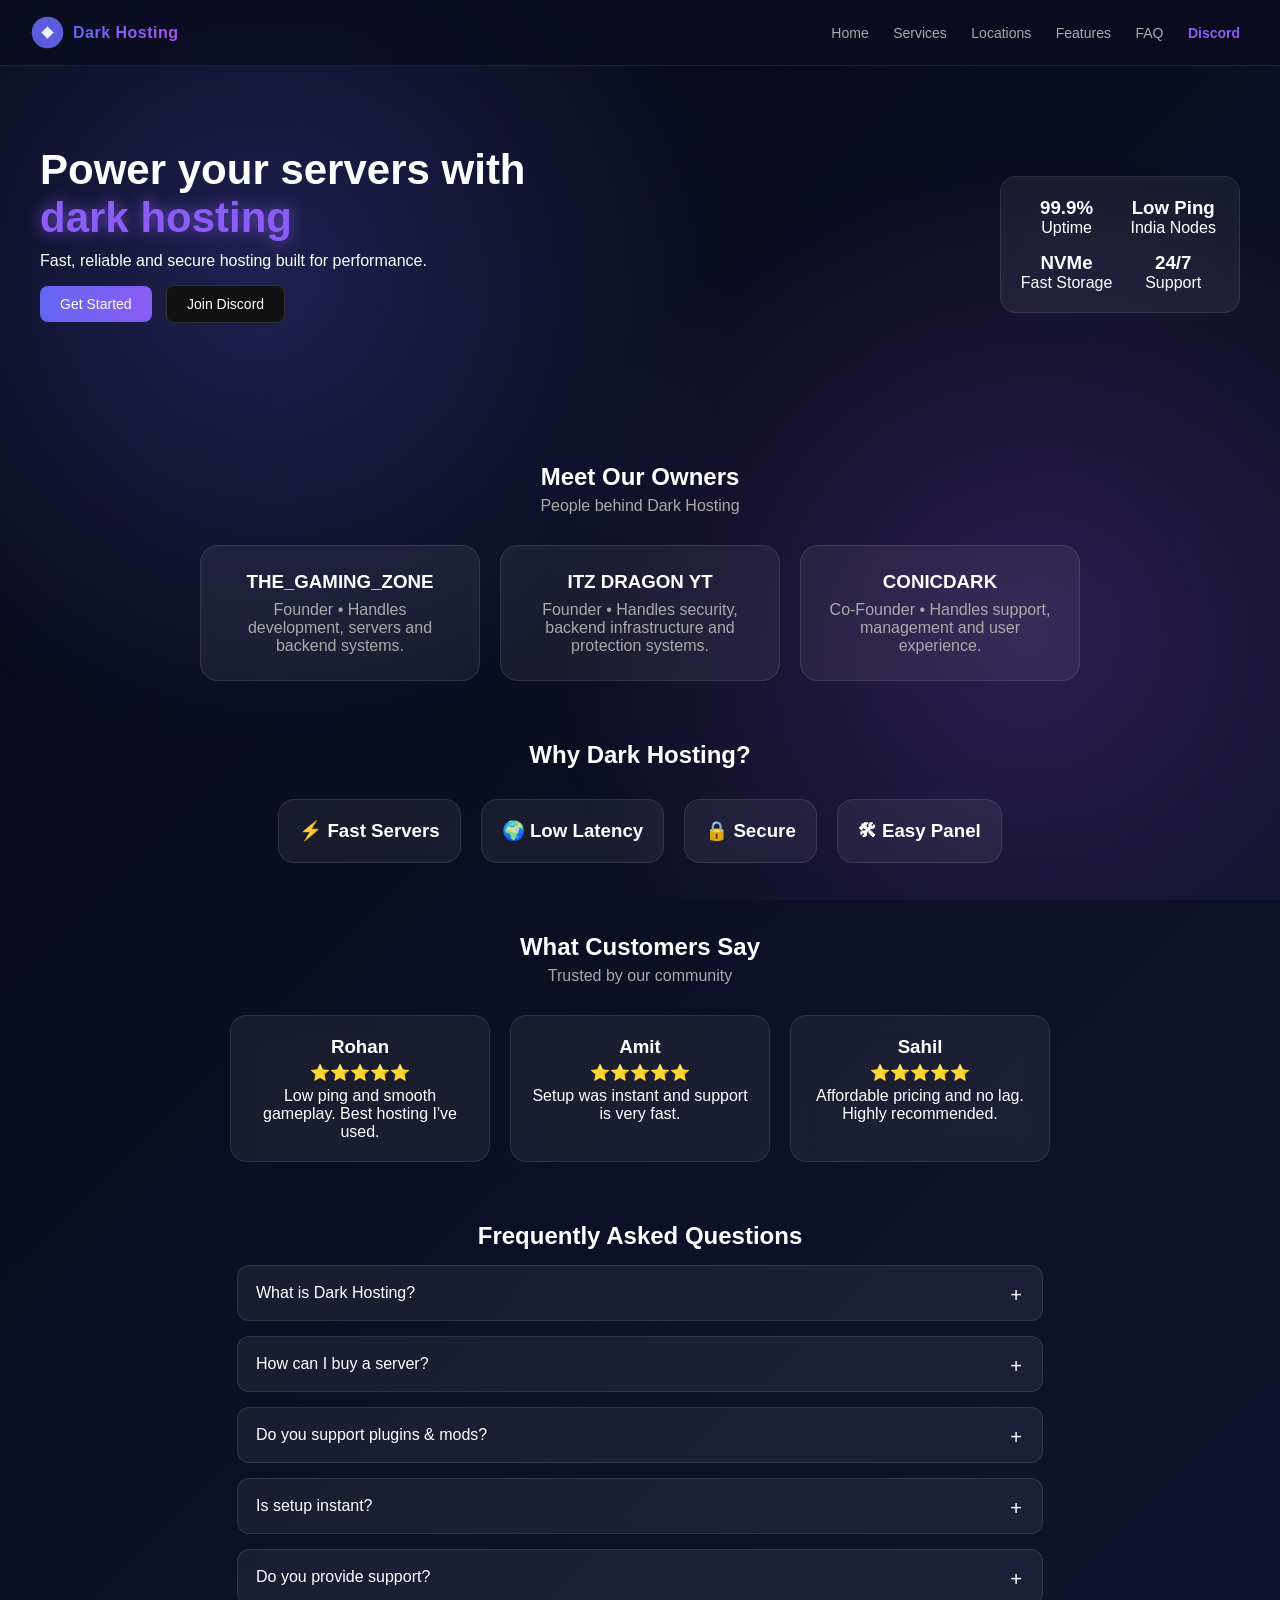
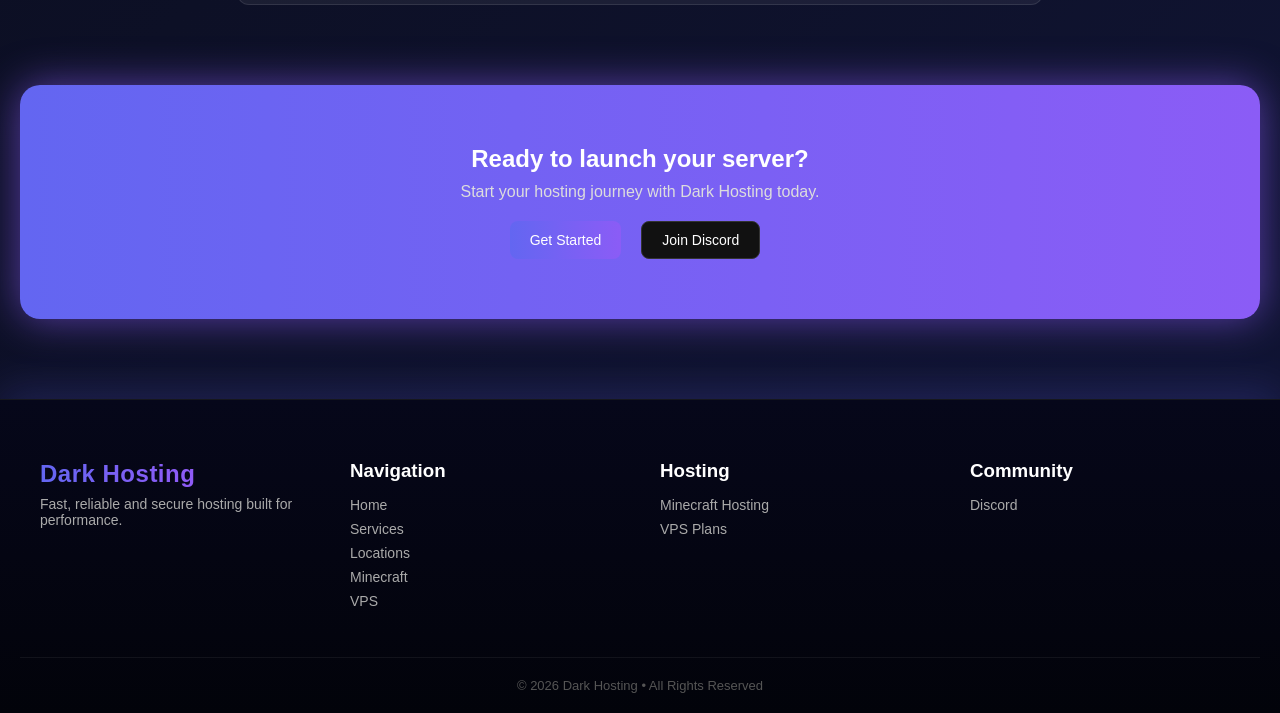
<file: hax.html>
<!DOCTYPE html>
<html lang="en">
<head>
<meta charset="UTF-8">
<meta name="viewport" content="width=device-width, initial-scale=1.0">
<title>Dark Hosting</title>
<style>
/* ===== RESET & GLOBAL ===== */
*{margin:0;padding:0;box-sizing:border-box;font-family:sans-serif;}
body{background:linear-gradient(135deg,#070816,#0d1026,#111536);color:#fff;overflow-x:hidden;}

/* ===== BACKGROUND ===== */
.bg{position:fixed;width:100%;height:100%;z-index:-1;
background:
  radial-gradient(circle at 20% 30%,rgba(99,102,241,0.25),transparent 40%),
  radial-gradient(circle at 80% 70%,rgba(168,85,247,0.2),transparent 40%);}

/* ===== NAVBAR ===== */
.navbar{display:flex;justify-content:space-between;align-items:center;padding:15px 30px;
background:rgba(10,12,30,0.7);backdrop-filter:blur(14px);border-bottom:1px solid rgba(255,255,255,0.08);
position:sticky;top:0;z-index:100;}
.logo-box{display:flex;align-items:center;cursor:pointer;}
.logo-img{width:35px;margin-right:8px;}
.logo-text{font-weight:700;background:linear-gradient(90deg,#6366f1,#8b5cf6,#a855f7);
-webkit-background-clip:text;-webkit-text-fill-color:transparent;letter-spacing:0.5px;}
.navbar nav a{margin:0 10px;color:#aaa;text-decoration:none;transition:0.3s;cursor:pointer;background:none;border:none;font-size:14px;}
.navbar nav a:hover{color:#8b5cf6;}

/* ===== PAGES ===== */
.page{display:none;}
.page.active{display:block;}

/* ===== HERO ===== */
.hero{display:flex;justify-content:space-between;align-items:center;padding:80px 40px;flex-wrap:wrap;}
.hero-left{max-width:500px;}
.hero-left h1{font-size:42px;margin-bottom:10px;}
.hero-left span{color:#8b5cf6;text-shadow:0 0 15px rgba(139,92,246,0.7);}
.hero-buttons{margin-top:15px;}

/* ===== BUTTONS ===== */
.primary,.secondary{padding:10px 20px;border:none;border-radius:8px;cursor:pointer;margin-right:10px;font-size:14px;}
.primary{background:linear-gradient(90deg,#6366f1,#8b5cf6);color:white;}
.secondary{background:#111;color:white;border:1px solid #333;}
.primary:hover{transform:translateY(-3px) scale(1.05);box-shadow:0 0 25px rgba(139,92,246,0.8);}

/* ===== GLASS CARD ===== */
.glass-card{display:grid;grid-template-columns:1fr 1fr;gap:15px;background:rgba(255,255,255,0.06);
padding:20px;border-radius:16px;backdrop-filter:blur(12px);border:1px solid rgba(255,255,255,0.1);}
.box{text-align:center;}

/* ===== SUB ===== */
.sub{color:#aaa;margin-top:6px;}

/* ===== OWNERS ===== */
.owners{text-align:center;margin-top:60px;padding:0 20px;}
.owners-box{display:flex;justify-content:center;gap:20px;flex-wrap:wrap;margin-top:30px;}
.owner{padding:25px;border-radius:18px;width:280px;background:rgba(255,255,255,0.06);
border:1px solid rgba(255,255,255,0.1);transition:0.4s;}
.owner:hover{transform:translateY(-12px) scale(1.05);box-shadow:0 0 40px rgba(139,92,246,0.7);}

/* ===== FEATURES ===== */
.features{text-align:center;margin-top:60px;padding:0 20px;}
.feature-grid{display:flex;justify-content:center;gap:20px;flex-wrap:wrap;margin-top:30px;}
.fbox{background:rgba(255,255,255,0.06);padding:20px;border-radius:16px;border:1px solid rgba(255,255,255,0.1);transition:0.4s;}
.fbox:hover{transform:translateY(-10px);box-shadow:0 0 35px rgba(99,102,241,0.7);}

/* ===== REVIEWS ===== */
.reviews{text-align:center;margin-top:70px;padding:0 20px;}
.review-box{display:flex;justify-content:center;gap:20px;flex-wrap:wrap;margin-top:30px;}
.review-card{width:260px;padding:20px;border-radius:16px;background:rgba(255,255,255,0.06);
border:1px solid rgba(255,255,255,0.1);backdrop-filter:blur(10px);transition:0.3s;}
.review-card:hover{transform:translateY(-10px);box-shadow:0 0 30px rgba(139,92,246,0.6);}
.stars{color:gold;margin:5px 0;}

/* ===== FAQ ===== */
.faq{text-align:center;margin-top:60px;padding:0 20px;}
.faq-item{background:rgba(255,255,255,0.06);margin:15px auto;padding:18px;width:65%;
border-radius:12px;cursor:pointer;position:relative;border:1px solid rgba(255,255,255,0.1);transition:0.3s;text-align:left;}
.faq-item:hover{background:rgba(255,255,255,0.08);transform:scale(1.02);}
.faq-item::after{content:"+";position:absolute;right:20px;top:18px;font-size:20px;}
.faq-item.active::after{content:"−";}
.faq-item p{max-height:0;overflow:hidden;opacity:0;transition:0.4s;}
.faq-item.active p{max-height:200px;opacity:1;margin-top:10px;color:#aaa;}

/* ===== CTA ===== */
.cta{text-align:center;margin-top:80px;padding:60px 20px;border-radius:20px;
background:linear-gradient(90deg,#6366f1,#8b5cf6);box-shadow:0 0 40px rgba(139,92,246,0.6);margin-left:20px;margin-right:20px;}
.cta p{color:#ddd;margin:10px 0 20px;}
.cta-buttons{display:flex;justify-content:center;gap:10px;flex-wrap:wrap;}

/* ===== FOOTER ===== */
.footer{margin-top:80px;padding:60px 20px 20px;background:linear-gradient(180deg,#06071a,#02030a);
border-top:1px solid rgba(255,255,255,0.08);box-shadow:0 -10px 40px rgba(99,102,241,0.2);}
.footer-container{max-width:1200px;margin:0 auto;display:grid;grid-template-columns:repeat(auto-fit,minmax(220px,1fr));gap:40px;}
.footer-box h3{margin-bottom:15px;color:#fff;}
.footer-box p{color:#aaa;margin-top:8px;font-size:14px;}
.footer-box a{display:block;color:#aaa;text-decoration:none;margin-bottom:8px;font-size:14px;transition:0.3s;cursor:pointer;}
.footer-box a:hover{color:#8b5cf6;}
.footer-bottom{text-align:center;margin-top:40px;padding-top:20px;border-top:1px solid rgba(255,255,255,0.06);color:#555;font-size:13px;}

/* ===== REVEAL ANIMATION ===== */
.reveal{opacity:0;transform:translateY(30px);transition:0.6s ease;}
.reveal.show{opacity:1;transform:translateY(0);}

/* ===== SERVICES PAGE ===== */
.services-main{display:flex;padding:80px 40px;gap:30px;min-height:60vh;}
.sidebar{width:220px;background:rgba(255,255,255,0.05);border-radius:15px;padding:20px;height:fit-content;}
.sidebar h3{margin-bottom:15px;color:#fff;}
.sidebar a{display:block;padding:10px;margin-bottom:10px;color:#aaa;text-decoration:none;border-radius:8px;transition:0.3s;cursor:pointer;}
.sidebar a:hover,.sidebar a.active-tab{background:#1a1a2e;color:white;}
.content{flex:1;}
.service-panel{display:none;animation:fade 0.5s ease;}
.service-panel.active{display:block;}
@keyframes fade{from{opacity:0;transform:translateY(20px)}to{opacity:1;transform:translateY(0)}}
.card{background:rgba(255,255,255,0.05);padding:25px;border-radius:15px;margin-bottom:20px;transition:0.3s;}
.card:hover{transform:translateY(-5px);box-shadow:0 0 20px #6366f1;}
.card h2{margin-bottom:10px;}
.card p{color:#aaa;margin-bottom:15px;line-height:1.6;}

/* ===== PRICING PAGES ===== */
.pricing-hero{text-align:center;padding:100px 20px 40px;}
.pricing-hero h1{font-size:45px;}
.pricing-hero span{background:linear-gradient(90deg,#6366f1,#8b5cf6);-webkit-background-clip:text;color:transparent;}
.pricing-hero-vps span{background:linear-gradient(90deg,#facc15,#a855f7);-webkit-background-clip:text;color:transparent;}
.trust{margin-top:10px;color:#aaa;font-size:14px;}
.pricing-grid{display:grid;grid-template-columns:repeat(auto-fit,minmax(260px,1fr));gap:25px;padding:40px 60px;}
.plan{background:rgba(255,255,255,0.05);padding:25px;border-radius:18px;transition:0.3s;position:relative;overflow:hidden;}
.plan:hover{transform:translateY(-8px);box-shadow:0 10px 40px rgba(99,102,241,0.35);}
.plan.popular{border:2px solid #8b5cf6;}
.plan.popular::before{content:"MOST POPULAR";position:absolute;top:14px;right:-38px;background:#8b5cf6;
padding:5px 45px;transform:rotate(45deg);font-size:11px;}
.plan.best-value{border:2px solid #a855f7;}
.plan.best-value::before{content:"BEST VALUE";position:absolute;top:14px;right:-38px;background:#a855f7;
padding:5px 45px;transform:rotate(45deg);font-size:11px;}
.price{font-size:28px;margin:10px 0;color:#6366f1;}
.price-vps{font-size:28px;margin:10px 0;color:#a855f7;}
.plan ul{list-style:none;margin:15px 0;}
.plan li{color:#aaa;margin:6px 0;font-size:14px;}
.plan li::before{content:"✓ ";color:#6366f1;}
.buy{width:100%;padding:12px;border:none;border-radius:10px;
background:linear-gradient(90deg,#6366f1,#8b5cf6);color:white;cursor:pointer;transition:0.3s;font-size:14px;}
.buy-vps{background:linear-gradient(90deg,#facc15,#a855f7);}
.buy:hover{transform:scale(1.05);box-shadow:0 0 20px #6366f1;}
.note{font-size:12px;color:#888;margin-top:8px;text-align:center;}
.plan h2{font-size:20px;}

/* ===== LOCATIONS PAGE ===== */
.map-section{text-align:center;padding:100px 20px 60px;}
.map-section h1{font-size:42px;}
.map-section span{background:linear-gradient(90deg,#6366f1,#8b5cf6);-webkit-background-clip:text;color:transparent;}
.map-box{position:relative;max-width:900px;margin:50px auto;background:rgba(255,255,255,0.03);
border-radius:20px;border:1px solid rgba(255,255,255,0.08);padding:20px;overflow:hidden;}
.map-svg{width:100%;height:auto;opacity:0.7;}
.node{position:absolute;width:14px;height:14px;background:#22c55e;border-radius:50%;
box-shadow:0 0 15px #22c55e;animation:nodepulse 1.5s infinite;}
@keyframes nodepulse{0%{box-shadow:0 0 0 0 rgba(34,197,94,0.7)}70%{box-shadow:0 0 0 14px rgba(34,197,94,0)}100%{box-shadow:0 0 0 0 rgba(34,197,94,0)}}
.node-label{position:absolute;top:16px;left:50%;transform:translateX(-50%);font-size:11px;color:#aaa;white-space:nowrap;}
.location-cards{display:grid;grid-template-columns:repeat(auto-fit,minmax(200px,1fr));gap:20px;max-width:900px;margin:40px auto;padding:0 20px;}
.loc-card{background:rgba(255,255,255,0.05);padding:20px;border-radius:14px;border:1px solid rgba(255,255,255,0.08);text-align:center;transition:0.3s;}
.loc-card:hover{transform:translateY(-5px);box-shadow:0 0 20px rgba(34,197,94,0.3);}
.loc-dot{width:10px;height:10px;background:#22c55e;border-radius:50%;margin:0 auto 10px;box-shadow:0 0 10px #22c55e;}
.loc-card h3{font-size:16px;margin-bottom:4px;}
.loc-card p{color:#aaa;font-size:13px;}

/* DISCORD link style in nav */
.nav-discord{color:#8b5cf6 !important;font-weight:600;}
.nav-discord:hover{color:#a78bfa !important;}
</style>
</head>
<body>

<div class="bg"></div>

<!-- ===== NAVBAR ===== -->
<header class="navbar">
  <div class="logo-box" onclick="showPage('home')">
    <svg class="logo-img" viewBox="0 0 40 40" fill="none" xmlns="http://www.w3.org/2000/svg">
      <circle cx="20" cy="20" r="18" fill="url(#lg1)" opacity="0.9"/>
      <path d="M13 20 L20 13 L27 20 L20 27 Z" fill="white" opacity="0.9"/>
      <path d="M20 13 L20 27" stroke="rgba(255,255,255,0.4)" stroke-width="1"/>
      <path d="M13 20 L27 20" stroke="rgba(255,255,255,0.4)" stroke-width="1"/>
      <defs><linearGradient id="lg1" x1="0" y1="0" x2="40" y2="40"><stop stop-color="#6366f1"/><stop offset="1" stop-color="#a855f7"/></linearGradient></defs>
    </svg>
    <span class="logo-text">Dark Hosting</span>
  </div>
  <nav>
    <a onclick="showPage('home')">Home</a>
    <a onclick="showPage('services')">Services</a>
    <a onclick="showPage('locations')">Locations</a>
    <a onclick="showPage('home');setTimeout(()=>document.getElementById('features').scrollIntoView({behavior:'smooth'}),100)">Features</a>
    <a onclick="showPage('home');setTimeout(()=>document.getElementById('faq').scrollIntoView({behavior:'smooth'}),100)">FAQ</a>
    <a href="https://discord.gg/ajGT37QCSx" target="_blank" class="nav-discord">Discord</a>
  </nav>
</header>

<!-- ==================== HOME PAGE ==================== -->
<div id="page-home" class="page active">

  <!-- HERO -->
  <section class="hero reveal">
    <div class="hero-left">
      <h1>Power your servers with <span>dark hosting</span></h1>
      <p>Fast, reliable and secure hosting built for performance.</p>
      <div class="hero-buttons">
        <button class="primary" onclick="showPage('services')">Get Started</button>
        <button class="secondary" onclick="window.open('https://discord.gg/ajGT37QCSx')">Join Discord</button>
      </div>
    </div>
    <div class="hero-right" style="margin-top:20px;">
      <div class="glass-card">
        <div class="box"><h3>99.9%</h3><p>Uptime</p></div>
        <div class="box"><h3>Low Ping</h3><p>India Nodes</p></div>
        <div class="box"><h3>NVMe</h3><p>Fast Storage</p></div>
        <div class="box"><h3>24/7</h3><p>Support</p></div>
      </div>
    </div>
  </section>

  <!-- OWNERS -->
  <section class="owners reveal">
    <h2>Meet Our Owners</h2>
    <p class="sub">People behind Dark Hosting</p>
    <div class="owners-box">
      <div class="owner">
        <h3>THE_GAMING_ZONE</h3>
        <p style="color:#aaa;margin-top:8px;">Founder • Handles development, servers and backend systems.</p>
      </div>
      <div class="owner">
        <h3>ITZ DRAGON YT</h3>
        <p style="color:#aaa;margin-top:8px;">Founder • Handles security, backend infrastructure and protection systems.</p>
      </div>
      <div class="owner">
        <h3>CONICDARK</h3>
        <p style="color:#aaa;margin-top:8px;">Co-Founder • Handles support, management and user experience.</p>
      </div>
    </div>
  </section>

  <!-- FEATURES -->
  <section class="features reveal" id="features">
    <h2>Why Dark Hosting?</h2>
    <div class="feature-grid">
      <div class="fbox"><h3>⚡ Fast Servers</h3></div>
      <div class="fbox"><h3>🌍 Low Latency</h3></div>
      <div class="fbox"><h3>🔒 Secure</h3></div>
      <div class="fbox"><h3>🛠 Easy Panel</h3></div>
    </div>
  </section>

  <!-- REVIEWS -->
  <section class="reviews reveal">
    <h2>What Customers Say</h2>
    <p class="sub">Trusted by our community</p>
    <div class="review-box">
      <div class="review-card">
        <h3>Rohan</h3>
        <p class="stars">⭐⭐⭐⭐⭐</p>
        <p>Low ping and smooth gameplay. Best hosting I've used.</p>
      </div>
      <div class="review-card">
        <h3>Amit</h3>
        <p class="stars">⭐⭐⭐⭐⭐</p>
        <p>Setup was instant and support is very fast.</p>
      </div>
      <div class="review-card">
        <h3>Sahil</h3>
        <p class="stars">⭐⭐⭐⭐⭐</p>
        <p>Affordable pricing and no lag. Highly recommended.</p>
      </div>
    </div>
  </section>

  <!-- FAQ -->
  <section class="faq reveal" id="faq">
    <h2>Frequently Asked Questions</h2>
    <div class="faq-item" onclick="toggleFAQ(this)">What is Dark Hosting?<p>We provide high-performance Minecraft and VPS hosting.</p></div>
    <div class="faq-item" onclick="toggleFAQ(this)">How can I buy a server?<p>Join our Discord and create a ticket to purchase.</p></div>
    <div class="faq-item" onclick="toggleFAQ(this)">Do you support plugins &amp; mods?<p>Yes, we support plugins and most modpacks.</p></div>
    <div class="faq-item" onclick="toggleFAQ(this)">Is setup instant?<p>Yes, servers are delivered instantly after payment.</p></div>
    <div class="faq-item" onclick="toggleFAQ(this)">Do you provide support?<p>Yes, 24/7 support via Discord.</p></div>
  </section>

  <!-- CTA -->
  <section class="cta reveal">
    <h2>Ready to launch your server?</h2>
    <p>Start your hosting journey with Dark Hosting today.</p>
    <div class="cta-buttons">
      <button class="primary" onclick="showPage('services')">Get Started</button>
      <button class="secondary" onclick="window.open('https://discord.gg/ajGT37QCSx')">Join Discord</button>
    </div>
  </section>

  <!-- FOOTER -->
  <footer class="footer">
    <div class="footer-container">
      <div class="footer-box">
        <h2 class="logo-text">Dark Hosting</h2>
        <p>Fast, reliable and secure hosting built for performance.</p>
      </div>
      <div class="footer-box">
        <h3>Navigation</h3>
        <a onclick="showPage('home')">Home</a>
        <a onclick="showPage('services')">Services</a>
        <a onclick="showPage('locations')">Locations</a>
        <a onclick="showPage('minecraft')">Minecraft</a>
        <a onclick="showPage('vps')">VPS</a>
      </div>
      <div class="footer-box">
        <h3>Hosting</h3>
        <a onclick="showPage('minecraft')">Minecraft Hosting</a>
        <a onclick="showPage('vps')">VPS Plans</a>
      </div>
      <div class="footer-box">
        <h3>Community</h3>
        <a href="https://discord.gg/ajGT37QCSx" target="_blank">Discord</a>
      </div>
    </div>
    <div class="footer-bottom">© 2026 Dark Hosting • All Rights Reserved</div>
  </footer>
</div>

<!-- ==================== SERVICES PAGE ==================== -->
<div id="page-services" class="page">
  <div class="services-main">
    <div class="sidebar">
      <h3>Categories</h3>
      <a onclick="showServiceTab('mc')" id="tab-mc" class="active-tab">🎮 Minecraft Hosting</a>
      <a onclick="showServiceTab('vps')" id="tab-vps">☁️ VPS Hosting</a>
    </div>
    <div class="content">
      <div id="panel-mc" class="service-panel active">
        <div class="card">
          <h2>Minecraft Hosting</h2>
          <p>Experience ultra-fast Minecraft hosting with optimized performance, low latency, and powerful hardware. Perfect for survival servers, modpacks, and large communities.</p>
          <button class="primary" onclick="showPage('minecraft')">View Plans</button>
        </div>
      </div>
      <div id="panel-vps" class="service-panel">
        <div class="card">
          <h2>AMD VPS Hosting</h2>
          <p>Get high-performance VPS powered by AMD Ryzen CPUs. Ideal for hosting websites, bots, game servers, and more with full root access and maximum control.</p>
          <button class="primary" onclick="showPage('vps')">View Plans</button>
        </div>
      </div>
    </div>
  </div>

  <footer class="footer">
    <div class="footer-container">
      <div class="footer-box"><h2 class="logo-text">Dark Hosting</h2><p>Fast, reliable and secure hosting built for performance.</p></div>
      <div class="footer-box"><h3>Navigation</h3><a onclick="showPage('home')">Home</a><a onclick="showPage('services')">Services</a><a onclick="showPage('locations')">Locations</a><a onclick="showPage('minecraft')">Minecraft</a><a onclick="showPage('vps')">VPS</a></div>
      <div class="footer-box"><h3>Hosting</h3><a onclick="showPage('minecraft')">Minecraft Hosting</a><a onclick="showPage('vps')">VPS Plans</a></div>
      <div class="footer-box"><h3>Community</h3><a href="https://discord.gg/ajGT37QCSx" target="_blank">Discord</a></div>
    </div>
    <div class="footer-bottom">© 2026 Dark Hosting • All Rights Reserved</div>
  </footer>
</div>

<!-- ==================== MINECRAFT PAGE ==================== -->
<div id="page-minecraft" class="page">
  <section class="pricing-hero reveal">
    <h1>Minecraft <span>Hosting Plans</span></h1>
    <p>Powerful, lag-free servers for every player size</p>
    <div class="trust">✔ Instant Setup &nbsp;•&nbsp; ✔ India Servers &nbsp;•&nbsp; ✔ No Lag &nbsp;•&nbsp; ✔ 24/7 Support</div>
  </section>

  <section class="pricing-grid">
    <div class="plan reveal">
      <h2>Starter</h2>
      <div class="price">₹99/month</div>
      <ul><li>3GB RAM</li><li>25GB SSD</li><li>DDoS Protection</li><li>10-20 Players</li></ul>
      <button class="buy" onclick="window.open('https://discord.gg/ajGT37QCSx')">Buy Now</button>
      <p class="note">Join Discord → Create Ticket → Get Server</p>
    </div>
    <div class="plan popular reveal">
      <h2>Plus</h2>
      <div class="price">₹179/month</div>
      <ul><li>6GB RAM</li><li>50GB NVMe</li><li>DDoS Protection</li><li>20-40 Players</li></ul>
      <button class="buy" onclick="window.open('https://discord.gg/ajGT37QCSx')">Buy Now</button>
      <p class="note">Join Discord → Create Ticket → Get Server</p>
    </div>
    <div class="plan reveal">
      <h2>Pro</h2>
      <div class="price">₹299/month</div>
      <ul><li>8GB RAM</li><li>80GB NVMe</li><li>DDoS Protection</li><li>40-70 Players</li></ul>
      <button class="buy" onclick="window.open('https://discord.gg/ajGT37QCSx')">Buy Now</button>
      <p class="note">Join Discord → Create Ticket → Get Server</p>
    </div>
    <div class="plan reveal">
      <h2>Ultra</h2>
      <div class="price">₹399/month</div>
      <ul><li>12GB RAM</li><li>120GB NVMe</li><li>DDoS Protection</li><li>70-100 Players</li></ul>
      <button class="buy" onclick="window.open('https://discord.gg/ajGT37QCSx')">Buy Now</button>
      <p class="note">Join Discord → Create Ticket → Get Server</p>
    </div>
    <div class="plan reveal">
      <h2>Extreme</h2>
      <div class="price">₹499/month</div>
      <ul><li>16GB RAM</li><li>160GB NVMe</li><li>DDoS Protection</li><li>100+ Players</li></ul>
      <button class="buy" onclick="window.open('https://discord.gg/ajGT37QCSx')">Buy Now</button>
      <p class="note">Join Discord → Create Ticket → Get Server</p>
    </div>
  </section>

  <footer class="footer">
    <div class="footer-container">
      <div class="footer-box"><h2 class="logo-text">Dark Hosting</h2><p>Fast, reliable and secure hosting built for performance.</p></div>
      <div class="footer-box"><h3>Navigation</h3><a onclick="showPage('home')">Home</a><a onclick="showPage('services')">Services</a><a onclick="showPage('locations')">Locations</a><a onclick="showPage('minecraft')">Minecraft</a><a onclick="showPage('vps')">VPS</a></div>
      <div class="footer-box"><h3>Hosting</h3><a onclick="showPage('minecraft')">Minecraft Hosting</a><a onclick="showPage('vps')">VPS Plans</a></div>
      <div class="footer-box"><h3>Community</h3><a href="https://discord.gg/ajGT37QCSx" target="_blank">Discord</a></div>
    </div>
    <div class="footer-bottom">© 2026 Dark Hosting • All Rights Reserved</div>
  </footer>
</div>

<!-- ==================== VPS PAGE ==================== -->
<div id="page-vps" class="page">
  <section class="pricing-hero reveal">
    <h1 class="pricing-hero-vps">AMD Ryzen <span style="background:linear-gradient(90deg,#facc15,#a855f7);-webkit-background-clip:text;color:transparent;">VPS Plans</span></h1>
    <p>High performance VPS for developers &amp; servers</p>
    <div class="trust">✔ NVMe Storage &nbsp;•&nbsp; ✔ Instant Setup &nbsp;•&nbsp; ✔ Full Root Access &nbsp;•&nbsp; ✔ 24/7 Support</div>
  </section>

  <section class="pricing-grid">
    <div class="plan reveal">
      <h2>Starter VPS</h2>
      <div class="price-vps">₹199/mo</div>
      <ul><li>1 vCPU</li><li>2GB RAM</li><li>30GB NVMe</li><li>1TB Bandwidth</li></ul>
      <button class="buy buy-vps" onclick="window.open('https://discord.gg/ajGT37QCSx')">Buy Now</button>
      <p class="note">Join Discord → Create Ticket → Get VPS</p>
    </div>
    <div class="plan reveal">
      <h2>Basic VPS</h2>
      <div class="price-vps">₹299/mo</div>
      <ul><li>2 vCPU</li><li>4GB RAM</li><li>60GB NVMe</li><li>2TB Bandwidth</li></ul>
      <button class="buy buy-vps" onclick="window.open('https://discord.gg/ajGT37QCSx')">Buy Now</button>
      <p class="note">Join Discord → Create Ticket → Get VPS</p>
    </div>
    <div class="plan best-value reveal">
      <h2>Advanced VPS</h2>
      <div class="price-vps">₹399/mo</div>
      <ul><li>3 vCPU</li><li>6GB RAM</li><li>90GB NVMe</li><li>3TB Bandwidth</li></ul>
      <button class="buy buy-vps" onclick="window.open('https://discord.gg/ajGT37QCSx')">Buy Now</button>
      <p class="note">Join Discord → Create Ticket → Get VPS</p>
    </div>
    <div class="plan reveal">
      <h2>Pro VPS</h2>
      <div class="price-vps">₹499/mo</div>
      <ul><li>4 vCPU</li><li>8GB RAM</li><li>120GB NVMe</li><li>4TB Bandwidth</li></ul>
      <button class="buy buy-vps" onclick="window.open('https://discord.gg/ajGT37QCSx')">Buy Now</button>
      <p class="note">Join Discord → Create Ticket → Get VPS</p>
    </div>
    <div class="plan reveal">
      <h2>Elite VPS</h2>
      <div class="price-vps">₹699/mo</div>
      <ul><li>6 vCPU</li><li>12GB RAM</li><li>180GB NVMe</li><li>Unlimited Bandwidth</li></ul>
      <button class="buy buy-vps" onclick="window.open('https://discord.gg/ajGT37QCSx')">Buy Now</button>
      <p class="note">Join Discord → Create Ticket → Get VPS</p>
    </div>
    <div class="plan reveal">
      <h2>Ultimate VPS</h2>
      <div class="price-vps">₹899/mo</div>
      <ul><li>8 vCPU</li><li>16GB RAM</li><li>240GB NVMe</li><li>Unlimited Bandwidth</li></ul>
      <button class="buy buy-vps" onclick="window.open('https://discord.gg/ajGT37QCSx')">Buy Now</button>
      <p class="note">Join Discord → Create Ticket → Get VPS</p>
    </div>
    <div class="plan reveal">
      <h2>Enterprise VPS</h2>
      <div class="price-vps">₹1199/mo</div>
      <ul><li>10 vCPU</li><li>20GB RAM</li><li>320GB NVMe</li><li>Unlimited Bandwidth</li></ul>
      <button class="buy buy-vps" onclick="window.open('https://discord.gg/ajGT37QCSx')">Buy Now</button>
      <p class="note">Join Discord → Create Ticket → Get VPS</p>
    </div>
  </section>

  <footer class="footer">
    <div class="footer-container">
      <div class="footer-box"><h2 class="logo-text">Dark Hosting</h2><p>Fast, reliable and secure hosting built for performance.</p></div>
      <div class="footer-box"><h3>Navigation</h3><a onclick="showPage('home')">Home</a><a onclick="showPage('services')">Services</a><a onclick="showPage('locations')">Locations</a><a onclick="showPage('minecraft')">Minecraft</a><a onclick="showPage('vps')">VPS</a></div>
      <div class="footer-box"><h3>Hosting</h3><a onclick="showPage('minecraft')">Minecraft Hosting</a><a onclick="showPage('vps')">VPS Plans</a></div>
      <div class="footer-box"><h3>Community</h3><a href="https://discord.gg/ajGT37QCSx" target="_blank">Discord</a></div>
    </div>
    <div class="footer-bottom">© 2026 Dark Hosting • All Rights Reserved</div>
  </footer>
</div>

<!-- ==================== LOCATIONS PAGE ==================== -->
<div id="page-locations" class="page">
  <section class="map-section reveal">
    <h1>Our <span>Server Locations</span></h1>
    <p class="sub">Global infrastructure for low latency and high performance</p>

    <!-- SVG world map with nodes -->
    <div class="map-box">
      <svg class="map-svg" viewBox="0 0 900 500" xmlns="http://www.w3.org/2000/svg">
        <!-- Simplified world map paths -->
        <g fill="rgba(99,102,241,0.15)" stroke="rgba(139,92,246,0.3)" stroke-width="0.8">
          <!-- North America -->
          <path d="M60,80 L200,70 L240,100 L230,160 L180,200 L140,210 L90,190 L60,160 Z"/>
          <!-- Central America -->
          <path d="M140,210 L180,200 L190,230 L160,250 L140,240 Z"/>
          <!-- South America -->
          <path d="M150,260 L220,250 L260,300 L250,380 L200,420 L160,400 L140,360 L145,300 Z"/>
          <!-- Europe -->
          <path d="M380,70 L470,60 L490,100 L460,130 L410,140 L380,120 Z"/>
          <!-- Africa -->
          <path d="M390,150 L470,140 L490,180 L480,280 L440,320 L400,310 L380,260 L385,190 Z"/>
          <!-- Asia -->
          <path d="M490,60 L700,50 L750,90 L740,170 L680,200 L600,190 L530,160 L490,120 Z"/>
          <!-- Middle East -->
          <path d="M470,140 L550,130 L560,180 L510,200 L470,185 Z"/>
          <!-- South Asia -->
          <path d="M560,160 L640,150 L650,200 L620,240 L570,230 L550,200 Z"/>
          <!-- Southeast Asia -->
          <path d="M660,180 L730,170 L750,210 L720,240 L680,230 L655,210 Z"/>
          <!-- Australia -->
          <path d="M680,310 L780,300 L800,360 L770,400 L710,400 L680,370 Z"/>
          <!-- UK/Ireland -->
          <path d="M365,80 L385,75 L390,100 L370,105 Z"/>
        </g>
        <!-- Grid lines -->
        <line x1="0" y1="250" x2="900" y2="250" stroke="rgba(255,255,255,0.05)" stroke-width="1"/>
        <line x1="450" y1="0" x2="450" y2="500" stroke="rgba(255,255,255,0.05)" stroke-width="1"/>
      </svg>

      <!-- Nodes positioned over map -->
      <!-- India: ~67% left, 52% top -->
      <div class="node" style="top:47%;left:67%;">
        <div class="node-label">🇮🇳 India</div>
      </div>
      <!-- Europe: ~48% left, 28% top -->
      <div class="node" style="top:26%;left:46%;">
        <div class="node-label">🇩🇪 Europe</div>
      </div>
      <!-- USA: ~22% left, 38% top -->
      <div class="node" style="top:36%;left:20%;">
        <div class="node-label">🇺🇸 USA</div>
      </div>
      <!-- Singapore: ~78% left, 58% top -->
      <div class="node" style="top:54%;left:76%;">
        <div class="node-label">🇸🇬 Singapore</div>
      </div>
    </div>

    <!-- Location Cards -->
    <div class="location-cards">
      <div class="loc-card">
        <div class="loc-dot"></div>
        <h3>🇮🇳 India</h3>
        <p>Mumbai Node<br><span style="color:#22c55e;font-size:12px;">● Active</span></p>
      </div>
      <div class="loc-card">
        <div class="loc-dot"></div>
        <h3>🇩🇪 Europe</h3>
        <p>Frankfurt Node<br><span style="color:#22c55e;font-size:12px;">● Active</span></p>
      </div>
      <div class="loc-card">
        <div class="loc-dot"></div>
        <h3>🇺🇸 USA</h3>
        <p>New York Node<br><span style="color:#22c55e;font-size:12px;">● Active</span></p>
      </div>
      <div class="loc-card">
        <div class="loc-dot"></div>
        <h3>🇸🇬 Singapore</h3>
        <p>Singapore Node<br><span style="color:#22c55e;font-size:12px;">● Active</span></p>
      </div>
    </div>
  </section>

  <footer class="footer">
    <div class="footer-container">
      <div class="footer-box"><h2 class="logo-text">Dark Hosting</h2><p>Fast, reliable and secure hosting built for performance.</p></div>
      <div class="footer-box"><h3>Navigation</h3><a onclick="showPage('home')">Home</a><a onclick="showPage('services')">Services</a><a onclick="showPage('locations')">Locations</a><a onclick="showPage('minecraft')">Minecraft</a><a onclick="showPage('vps')">VPS</a></div>
      <div class="footer-box"><h3>Hosting</h3><a onclick="showPage('minecraft')">Minecraft Hosting</a><a onclick="showPage('vps')">VPS Plans</a></div>
      <div class="footer-box"><h3>Community</h3><a href="https://discord.gg/ajGT37QCSx" target="_blank">Discord</a></div>
    </div>
    <div class="footer-bottom">© 2026 Dark Hosting • All Rights Reserved</div>
  </footer>
</div>

<script>
// ===== PAGE ROUTER =====
function showPage(name){
  document.querySelectorAll('.page').forEach(p=>p.classList.remove('active'));
  document.getElementById('page-'+name).classList.add('active');
  window.scrollTo({top:0,behavior:'smooth'});
  // trigger reveal animations for the new page
  setTimeout(()=>{
    document.getElementById('page-'+name).querySelectorAll('.reveal').forEach(el=>{
      observer.observe(el);
    });
  }, 50);
}

// ===== SERVICES TABS =====
function showServiceTab(type){
  document.querySelectorAll('.service-panel').forEach(p=>p.classList.remove('active'));
  document.getElementById('panel-'+type).classList.add('active');
  document.querySelectorAll('.sidebar a').forEach(a=>a.classList.remove('active-tab'));
  document.getElementById('tab-'+type).classList.add('active-tab');
}

// ===== FAQ TOGGLE =====
function toggleFAQ(el){
  el.classList.toggle('active');
}

// ===== REVEAL OBSERVER =====
const observer = new IntersectionObserver(entries=>{
  entries.forEach(entry=>{
    if(entry.isIntersecting){
      entry.target.classList.add('show');
    }
  });
},{threshold:0.1});

document.querySelectorAll('.reveal').forEach(el=>observer.observe(el));
</script>
</body>
</html>
</file>
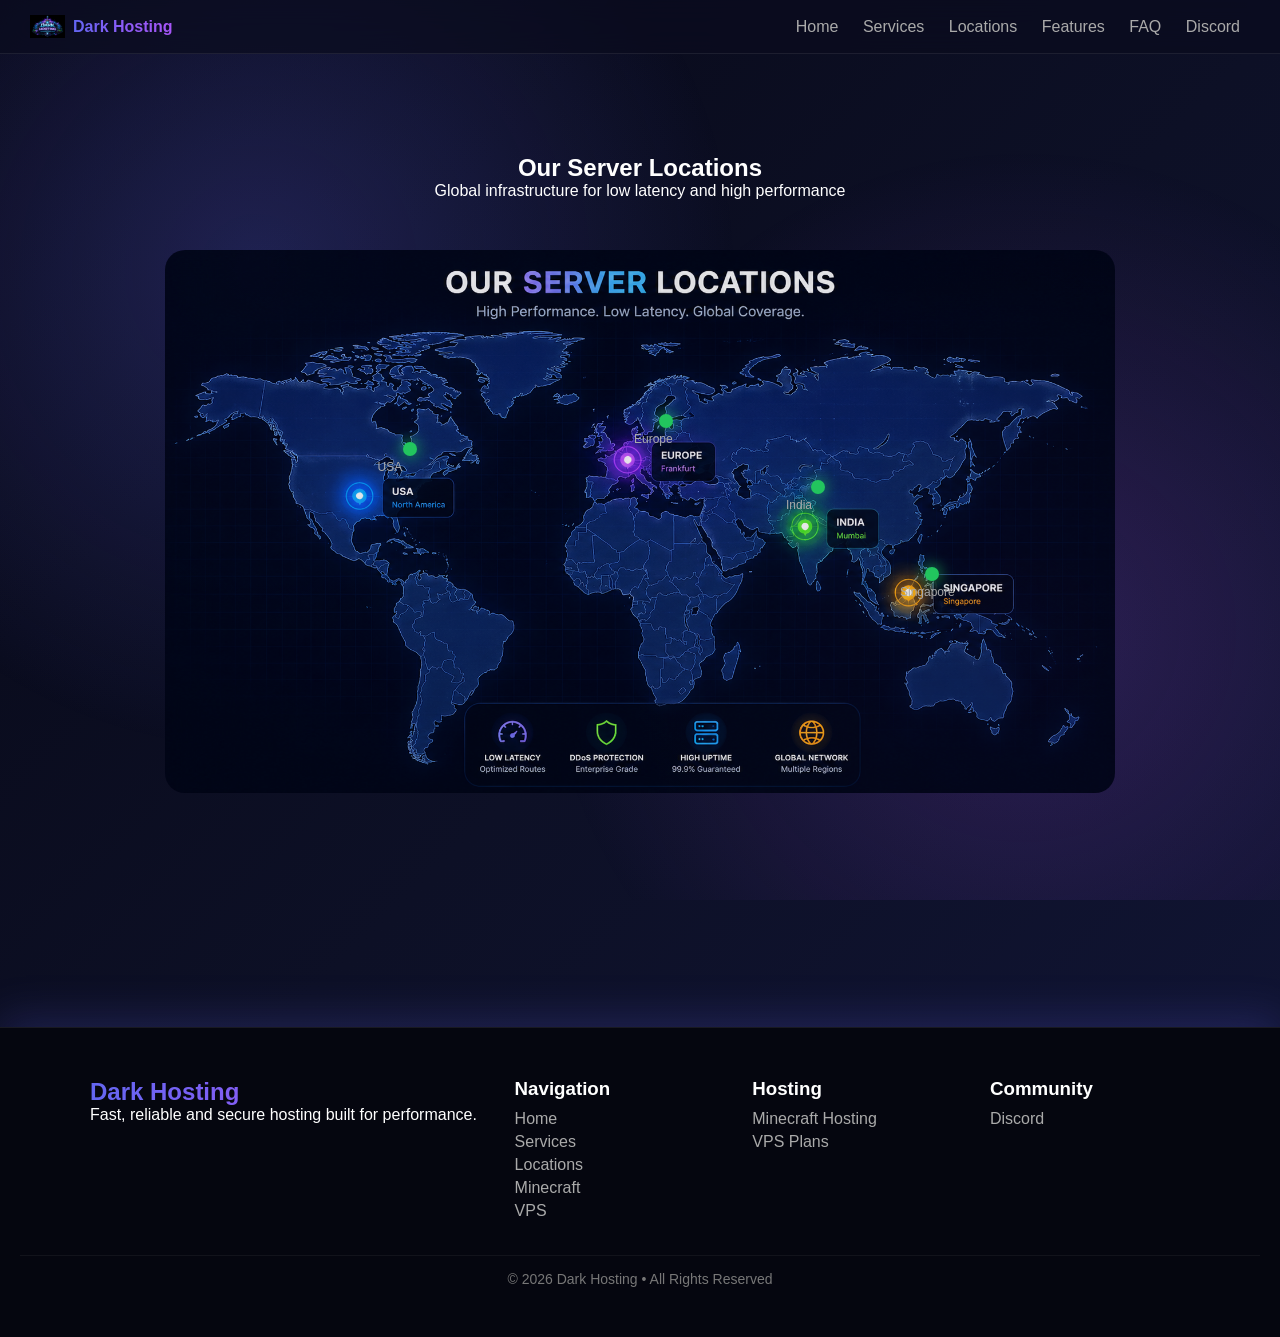
<file: location.html>
<!DOCTYPE html>
<html lang="en">
<head>
<meta charset="UTF-8">
<meta name="viewport" content="width=device-width, initial-scale=1.0">
<title>Locations - Dark Hosting</title>

<link rel="stylesheet" href="style.css">

<style>

/* SECTION */
.map-section{
text-align:center;
padding:100px 20px;
}

/* MAP BOX */
.map-box{
position:relative;
max-width:950px;
margin:50px auto;
animation:fadeIn 1s ease;
}

/* MAP */
.map{
width:100%;
opacity:0.9;
border-radius:20px;
}

/* NODE */
.node{
position:absolute;
width:14px;
height:14px;
background:#22c55e;
border-radius:50%;
box-shadow:0 0 15px #22c55e;
animation:pulse 1.5s infinite;
}

/* PULSE */
@keyframes pulse{
0%{transform:scale(1);opacity:1}
50%{transform:scale(1.6);opacity:0.4}
100%{transform:scale(1);opacity:1}
}

/* LABEL */
.node-label{
position:absolute;
top:18px;
left:-25px;
font-size:12px;
color:#aaa;
}

/* FADE */
@keyframes fadeIn{
from{opacity:0;transform:translateY(40px)}
to{opacity:1;transform:translateY(0)}
}

</style>

</head>
<body>

<div class="bg"></div>

<!-- NAVBAR -->
<header class="navbar">
<div class="logo-box" onclick="location.href='index.html'">
<img src="logo.png" class="logo-img">
<span class="logo-text">Dark Hosting</span>
</div>

<nav>
<a href="index.html">Home</a>
<a href="services.html">Services</a>
<a href="#">Locations</a>
<a href="index.html#features">Features</a>
<a href="index.html#faq">FAQ</a>
<a href="https://discord.gg/Bnq87TZd" class="discord" target="_blank">Discord</a>
</nav>
</header>

<!-- TITLE -->
<section class="map-section reveal">

<h1>Our <span>Server Locations</span></h1>
<p class="sub">Global infrastructure for low latency and high performance</p>

<div class="map-box reveal">

<!-- MAP IMAGE -->
<img src="map.png" class="map">

<!-- INDIA -->
<div class="node" style="top:42%; left:68%;">
<div class="node-label">India</div>
</div>

<!-- EUROPE -->
<div class="node" style="top:30%; left:52%;">
<div class="node-label">Europe</div>
</div>

<!-- USA -->
<div class="node" style="top:35%; left:25%;">
<div class="node-label">USA</div>
</div>

<!-- SINGAPORE -->
<div class="node" style="top:58%; left:80%;">
<div class="node-label">Singapore</div>
</div>

</div>

</section>

<!-- ✅ ONLY UPDATED FOOTER -->
<footer class="footer">
  <div class="footer-container">

    <div class="footer-box">
      <h2 class="logo-text">Dark Hosting</h2>
      <p>Fast, reliable and secure hosting built for performance.</p>
    </div>

    <div class="footer-box">
      <h3>Navigation</h3>
      <a href="index.html">Home</a>
      <a href="services.html">Services</a>
      <a href="location.html">Locations</a>
      <a href="minecraft.html">Minecraft</a>
      <a href="vps.html">VPS</a>
    </div>

    <div class="footer-box">
      <h3>Hosting</h3>
      <a href="minecraft.html">Minecraft Hosting</a>
      <a href="vps.html">VPS Plans</a>
    </div>

    <div class="footer-box">
      <h3>Community</h3>
      <a href="https://discord.gg/Bnq87TZd" target="_blank">Discord</a>
    </div>

  </div>

  <div class="footer-bottom">
    © 2026 Dark Hosting • All Rights Reserved
  </div>
</footer>

<!-- ANIMATION SCRIPT -->
<script>
const observer = new IntersectionObserver(entries=>{
entries.forEach(entry=>{
if(entry.isIntersecting){
entry.target.classList.add("show");
}
});
});

document.querySelectorAll('.reveal').forEach(el=>{
observer.observe(el);
});
</script>

</body>
</html>
</file>
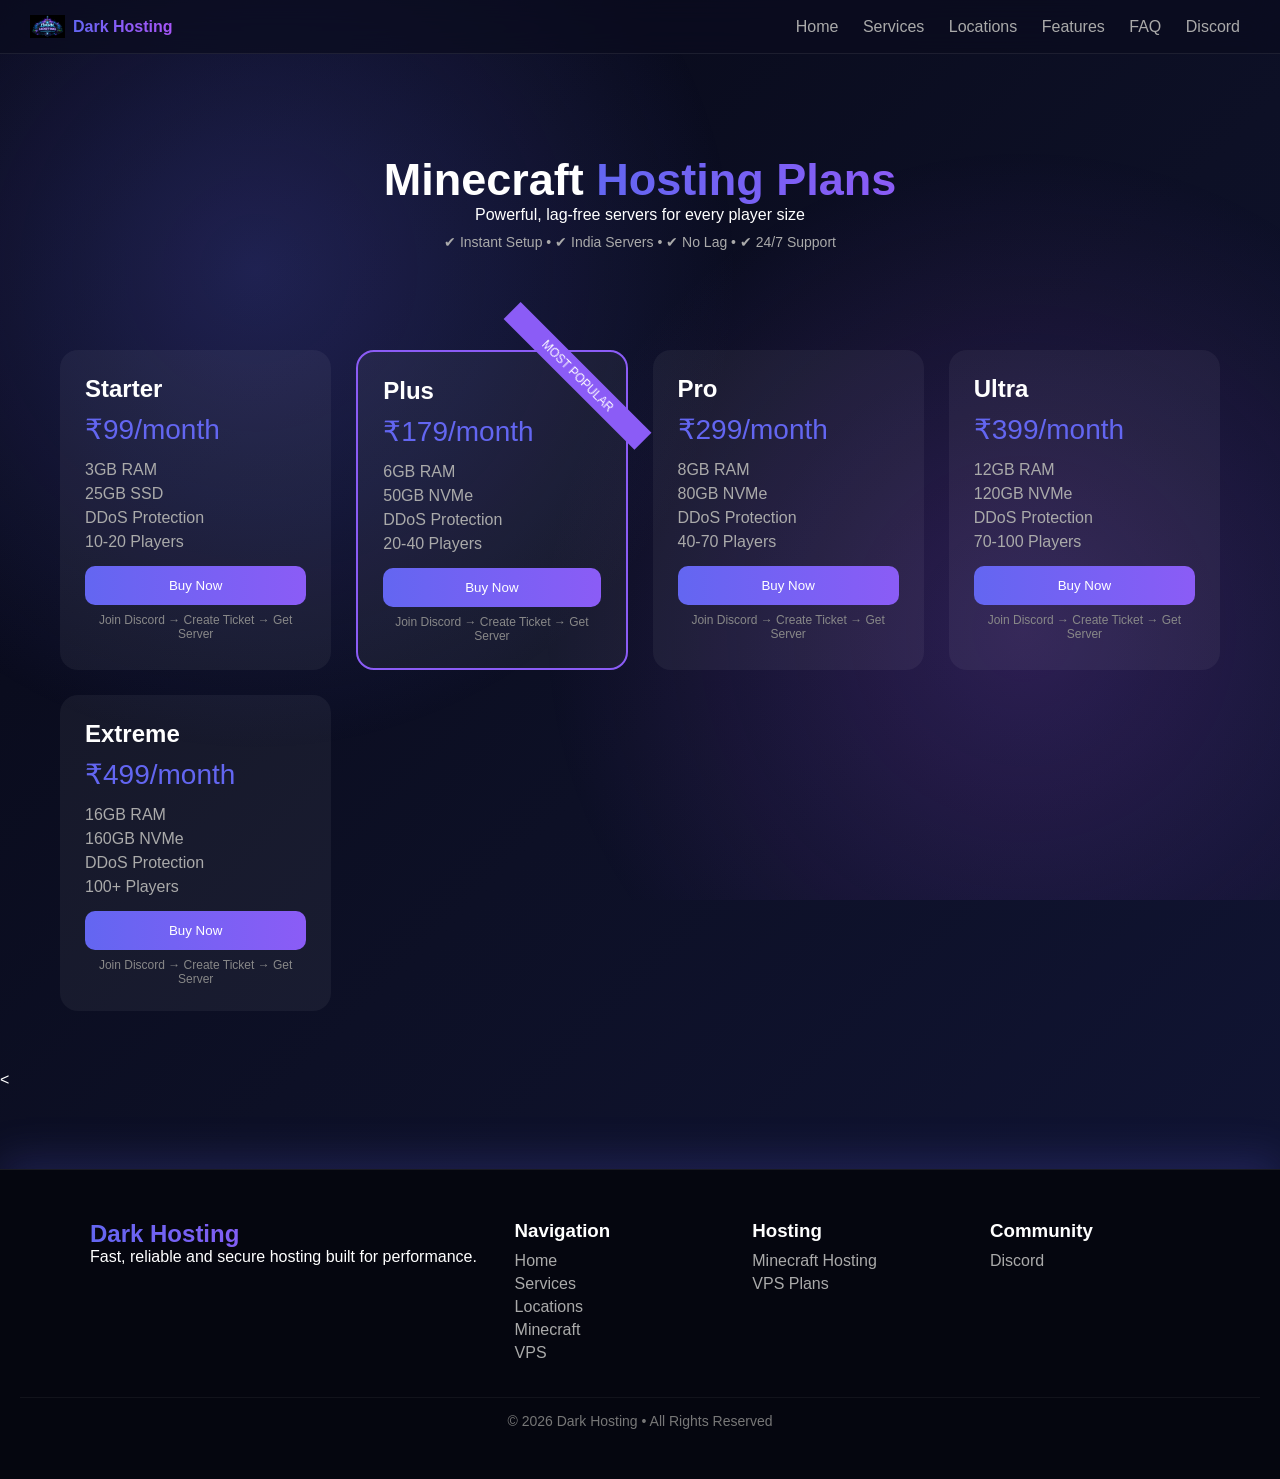
<file: minecraft.html>
<!DOCTYPE html>
<html lang="en">
<head>
<meta charset="UTF-8">
<meta name="viewport" content="width=device-width, initial-scale=1.0">
<title>Minecraft Hosting - Dark Hosting</title>

<link rel="stylesheet" href="style.css">

<style>

/* HERO */
.pricing-hero{
text-align:center;
padding:100px 20px 40px;
}

.pricing-hero h1{
font-size:45px;
}

.pricing-hero span{
background:linear-gradient(90deg,#6366f1,#8b5cf6);
-webkit-background-clip:text;
color:transparent;
}

/* TRUST */
.trust{
margin-top:10px;
color:#aaa;
font-size:14px;
}

/* GRID */
.pricing-grid{
display:grid;
grid-template-columns:repeat(auto-fit,minmax(260px,1fr));
gap:25px;
padding:60px;
}

/* CARD */
.plan{
background:rgba(255,255,255,0.05);
padding:25px;
border-radius:18px;
transition:0.3s;
}

.plan:hover{
transform:translateY(-8px);
box-shadow:0 10px 40px rgba(99,102,241,0.35);
}

/* POPULAR */
.popular{
border:2px solid #8b5cf6;
}

.popular::before{
content:"MOST POPULAR";
position:absolute;
top:12px;
right:-45px;
background:#8b5cf6;
padding:5px 45px;
transform:rotate(45deg);
font-size:12px;
}

/* PRICE */
.price{
font-size:28px;
margin:10px 0;
color:#6366f1;
}

/* LIST */
.plan ul{
list-style:none;
margin:15px 0;
}

.plan li{
color:#aaa;
margin:6px 0;
}

/* BUTTON */
.buy{
width:100%;
padding:12px;
border:none;
border-radius:10px;
background:linear-gradient(90deg,#6366f1,#8b5cf6);
color:white;
cursor:pointer;
transition:0.3s;
}

.buy:hover{
transform:scale(1.05);
box-shadow:0 0 20px #6366f1;
}

/* NOTE */
.note{
font-size:12px;
color:#888;
margin-top:8px;
text-align:center;
}

</style>

</head>
<body>

<div class="bg"></div>

<!-- NAVBAR -->
<header class="navbar">
<div class="logo-box" onclick="location.href='index.html'">
<img src="logo.png" class="logo-img">
<span class="logo-text">Dark Hosting</span>
</div>

<nav>
<a href="index.html">Home</a>
<a href="services.html">Services</a>
<a href="location.html">Locations</a>
<a href="index.html#features">Features</a>
<a href="index.html#faq">FAQ</a>
<a href="https://discord.gg/Bnq87TZd" target="_blank">Discord</a>
</nav>
</header>

<!-- HERO -->
<section class="pricing-hero reveal">
<h1>Minecraft <span>Hosting Plans</span></h1>
<p>Powerful, lag-free servers for every player size</p>

<div class="trust">
✔ Instant Setup • ✔ India Servers • ✔ No Lag • ✔ 24/7 Support
</div>
</section>

<!-- PLANS -->
<section class="pricing-grid">

<div class="plan reveal">
<h2>Starter</h2>
<div class="price">₹99/month</div>
<ul>
<li>3GB RAM</li>
<li>25GB SSD</li>
<li>DDoS Protection</li>
<li>10-20 Players</li>
</ul>
<button class="buy" onclick="window.location.href='https://discord.gg/Bnq87TZd'">Buy Now</button>
<p class="note">Join Discord → Create Ticket → Get Server</p>
</div>

<div class="plan popular reveal">
<h2>Plus</h2>
<div class="price">₹179/month</div>
<ul>
<li>6GB RAM</li>
<li>50GB NVMe</li>
<li>DDoS Protection</li>
<li>20-40 Players</li>
</ul>
<button class="buy" onclick="window.location.href='https://discord.gg/Bnq87TZd'">Buy Now</button>
<p class="note">Join Discord → Create Ticket → Get Server</p>
</div>

<div class="plan reveal">
<h2>Pro</h2>
<div class="price">₹299/month</div>
<ul>
<li>8GB RAM</li>
<li>80GB NVMe</li>
<li>DDoS Protection</li>
<li>40-70 Players</li>
</ul>
<button class="buy" onclick="window.location.href='https://discord.gg/Bnq87TZd'">Buy Now</button>
<p class="note">Join Discord → Create Ticket → Get Server</p>
</div>

<div class="plan reveal">
<h2>Ultra</h2>
<div class="price">₹399/month</div>
<ul>
<li>12GB RAM</li>
<li>120GB NVMe</li>
<li>DDoS Protection</li>
<li>70-100 Players</li>
</ul>
<button class="buy" onclick="window.location.href='https://discord.gg/Bnq87TZd'">Buy Now</button>
<p class="note">Join Discord → Create Ticket → Get Server</p>
</div>

<div class="plan reveal">
<h2>Extreme</h2>
<div class="price">₹499/month</div>
<ul>
<li>16GB RAM</li>
<li>160GB NVMe</li>
<li>DDoS Protection</li>
<li>100+ Players</li>
</ul>
<button class="buy" onclick="window.location.href='https://discord.gg/Bnq87TZd'">Buy Now</button>
<p class="note">Join Discord → Create Ticket → Get Server</p>
</div>

</section>

<<!-- 🔥 FINAL FOOTER (GRADIENT + FULL LINKS) -->
<footer class="footer">
  <div class="footer-container">

    <div class="footer-box">
      <h2 class="logo-text">Dark Hosting</h2>
      <p>Fast, reliable and secure hosting built for performance.</p>
    </div>

    <div class="footer-box">
      <h3>Navigation</h3>
      <a href="index.html">Home</a>
      <a href="services.html">Services</a>
      <a href="location.html">Locations</a>
      <a href="minecraft.html">Minecraft</a>
      <a href="vps.html">VPS</a>
    </div>

    <div class="footer-box">
      <h3>Hosting</h3>
      <a href="minecraft.html">Minecraft Hosting</a>
      <a href="vps.html">VPS Plans</a>
    </div>

    <div class="footer-box">
      <h3>Community</h3>
      <a href="https://discord.gg/Bnq87TZd" target="_blank">Discord</a>
    </div>

  </div>

  <div class="footer-bottom">
    © 2026 Dark Hosting • All Rights Reserved
  </div>
</footer>

<script>
const observer=new IntersectionObserver(e=>{
e.forEach(x=>{
if(x.isIntersecting){
x.target.classList.add("show");
}
});
});
document.querySelectorAll('.reveal').forEach(el=>observer.observe(el));
</script>

</body>
      </html>
</file>
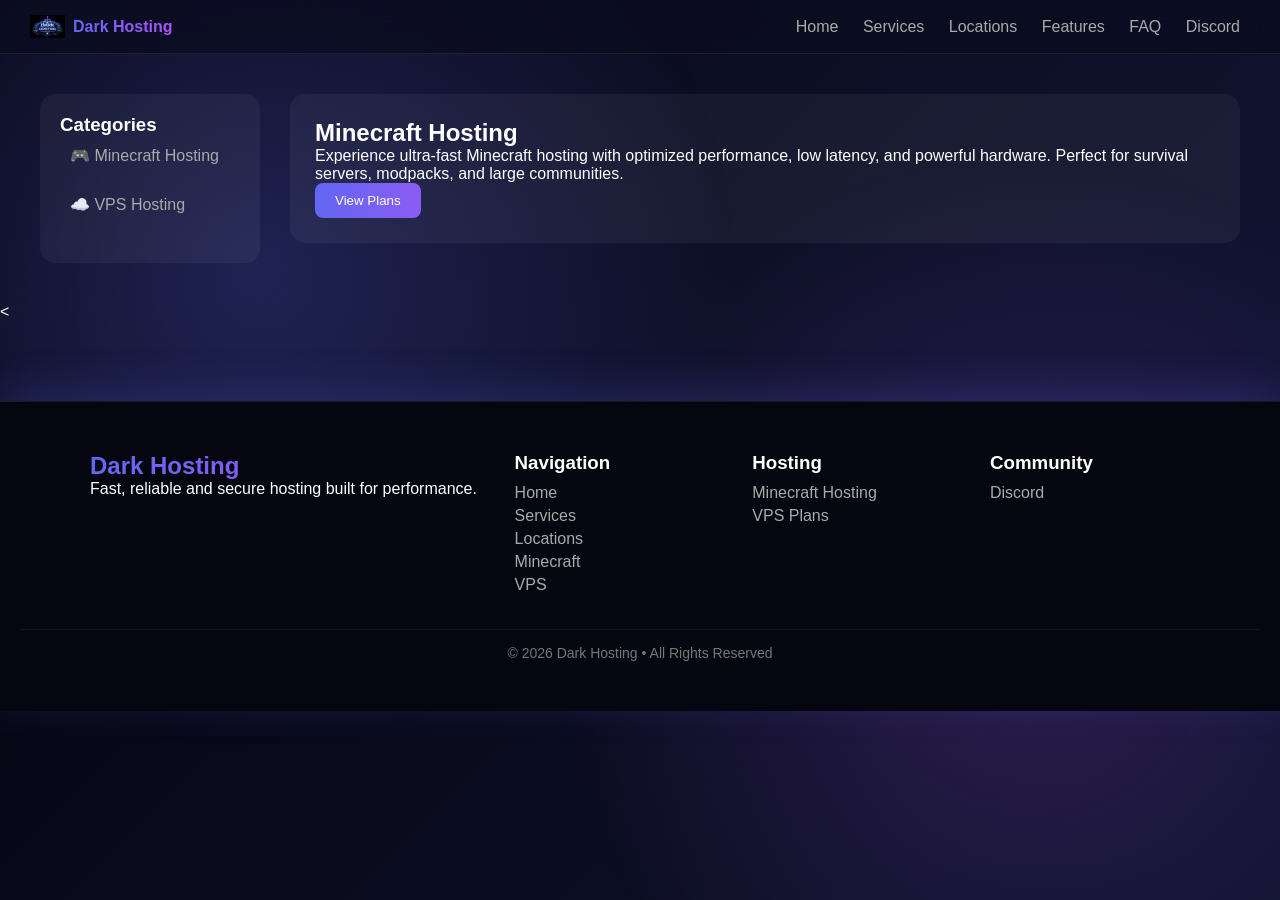
<file: services.html>
<!DOCTYPE html>
<html lang="en">
<head>
<meta charset="UTF-8">
<meta name="viewport" content="width=device-width, initial-scale=1.0">
<title>Services - Dark Hosting</title>

<link rel="stylesheet" href="style.css">

<style>
.main{
  display:flex;
  padding:40px;
  gap:30px;
}

/* SIDEBAR */
.sidebar{
  width:220px;
  background:rgba(255,255,255,0.05);
  border-radius:15px;
  padding:20px;
}

.sidebar a{
  display:block;
  padding:10px;
  margin-bottom:10px;
  color:#aaa;
  text-decoration:none;
  border-radius:8px;
  transition:0.3s;
}

.sidebar a:hover{
  background:#1a1a2e;
  color:white;
}

/* CONTENT */
.content{
  flex:1;
}

.service{
  display:none;
  animation:fade 0.5s ease;
}

.service.active{
  display:block;
}

@keyframes fade{
  from{opacity:0;transform:translateY(20px)}
  to{opacity:1;transform:translateY(0)}
}

.card{
  background:rgba(255,255,255,0.05);
  padding:25px;
  border-radius:15px;
  margin-bottom:20px;
  transition:0.3s;
}

.card:hover{
  transform:translateY(-5px);
  box-shadow:0 0 20px #6366f1;
}
</style>

</head>
<body>

<div class="bg"></div>

<header class="navbar">
  <div class="logo-box" onclick="location.href='index.html'">
    <img src="logo.png" class="logo-img">
    <span class="logo-text">Dark Hosting</span>
  </div>

  <nav>
    <a href="index.html">Home</a>
    <a href="#">Services</a>
    <a href="location.html">Locations</a>
    <a href="index.html#features">Features</a>
    <a href="index.html#faq">FAQ</a>
    <a href="https://discord.gg/Bnq87TZd" class="discord" target="_blank">Discord</a>
  </nav>
</header>

<div class="main">

  <!-- SIDEBAR -->
  <div class="sidebar">
    <h3>Categories</h3>

    <a onclick="show('mc')">🎮 Minecraft Hosting</a>
    <a onclick="show('vps')">☁️ VPS Hosting</a>
  </div>

  <!-- CONTENT -->
  <div class="content">

    <!-- MINECRAFT -->
    <div id="mc" class="service active">
      <div class="card">
        <h2>Minecraft Hosting</h2>
        <p>
          Experience ultra-fast Minecraft hosting with optimized performance, low latency,
          and powerful hardware. Perfect for survival servers, modpacks, and large communities.
        </p>

        <button class="primary" onclick="location.href='minecraft.html'">
          View Plans
        </button>
      </div>
    </div>

    <!-- VPS -->
    <div id="vps" class="service">
      <div class="card">
        <h2>AMD VPS Hosting</h2>
        <p>
          Get high-performance VPS powered by AMD Ryzen CPUs. Ideal for hosting websites,
          bots, game servers, and more with full root access and maximum control.
        </p>

        <button class="primary" onclick="location.href='vps.html'">
          View Plans
        </button>
      </div>
    </div>

  </div>

</div>

<<!-- ✅ ONLY UPDATED FOOTER -->
<footer class="footer">
  <div class="footer-container">

    <div class="footer-box">
      <h2 class="logo-text">Dark Hosting</h2>
      <p>Fast, reliable and secure hosting built for performance.</p>
    </div>

    <div class="footer-box">
      <h3>Navigation</h3>
      <a href="index.html">Home</a>
      <a href="services.html">Services</a>
      <a href="location.html">Locations</a>
      <a href="minecraft.html">Minecraft</a>
      <a href="vps.html">VPS</a>
    </div>

    <div class="footer-box">
      <h3>Hosting</h3>
      <a href="minecraft.html">Minecraft Hosting</a>
      <a href="vps.html">VPS Plans</a>
    </div>

    <div class="footer-box">
      <h3>Community</h3>
      <a href="https://discord.gg/Bnq87TZd" target="_blank">Discord</a>
    </div>

  </div>

  <div class="footer-bottom">
    © 2026 Dark Hosting • All Rights Reserved
  </div>
</footer>

<script>
function show(type){
  document.querySelectorAll('.service').forEach(s => s.classList.remove('active'));
  document.getElementById(type).classList.add('active');
}
</script>

</body>
</html>
</file>
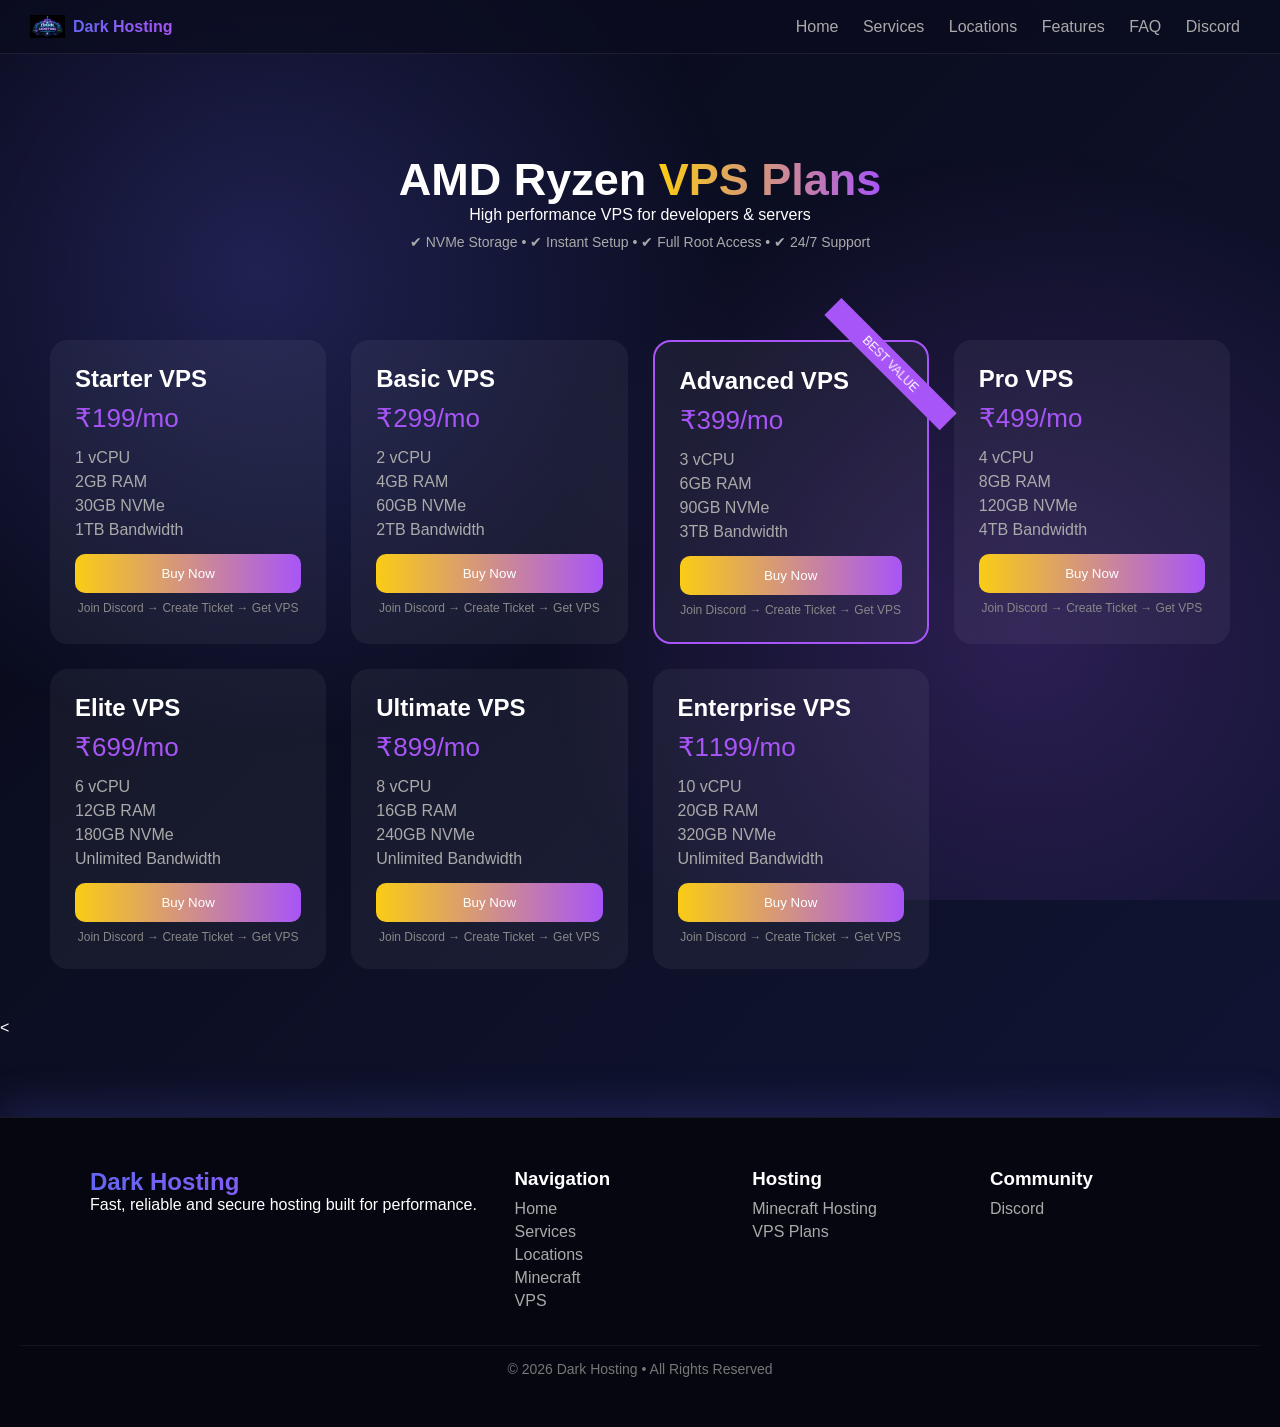
<file: vps.html>
<!DOCTYPE html>
<html lang="en">
<head>
<meta charset="UTF-8">
<meta name="viewport" content="width=device-width, initial-scale=1.0">
<title>VPS Hosting - Dark Hosting</title>

<link rel="stylesheet" href="style.css">

<style>

.pricing-hero{
text-align:center;
padding:100px 20px 40px;
}

.pricing-hero h1{
font-size:45px;
}

.pricing-hero span{
background:linear-gradient(90deg,#facc15,#a855f7);
-webkit-background-clip:text;
color:transparent;
}

/* TRUST LINE */
.trust{
margin-top:10px;
color:#aaa;
font-size:14px;
}

/* GRID */
.pricing-grid{
display:grid;
grid-template-columns:repeat(auto-fit,minmax(250px,1fr));
gap:25px;
padding:50px;
}

/* CARD */
.plan{
background:rgba(255,255,255,0.05);
padding:25px;
border-radius:18px;
transition:0.4s;
position:relative;
}

.plan:hover{
transform:translateY(-10px) scale(1.03);
box-shadow:0 0 30px #a855f7;
}

/* POPULAR */
.popular{
border:2px solid #a855f7;
}

.popular::before{
content:"BEST VALUE";
position:absolute;
top:10px;
right:-45px;
background:#a855f7;
padding:5px 45px;
transform:rotate(45deg);
font-size:12px;
}

/* PRICE */
.price{
font-size:26px;
color:#a855f7;
margin:10px 0;
}

/* LIST */
.plan ul{
list-style:none;
margin:15px 0;
}

.plan li{
color:#aaa;
margin:6px 0;
}

/* BUTTON */
.buy{
width:100%;
padding:12px;
border:none;
border-radius:10px;
background:linear-gradient(90deg,#facc15,#a855f7);
color:white;
cursor:pointer;
transition:0.3s;
}

.buy:hover{
transform:scale(1.05);
box-shadow:0 0 20px #a855f7;
}

/* NOTE */
.note{
font-size:12px;
color:#888;
margin-top:8px;
text-align:center;
}

</style>

</head>
<body>

<div class="bg"></div>

<header class="navbar">
<div class="logo-box" onclick="location.href='index.html'">
<img src="logo.png" class="logo-img">
<span class="logo-text">Dark Hosting</span>
</div>

<nav>
<a href="index.html">Home</a>
<a href="services.html">Services</a>
<a href="location.html">Locations</a>
<a href="index.html#features">Features</a>
<a href="index.html#faq">FAQ</a>
<a href="https://discord.gg/Bnq87TZd" target="_blank">Discord</a>
</nav>
</header>

<!-- HERO -->
<section class="pricing-hero reveal">
<h1>AMD Ryzen <span>VPS Plans</span></h1>
<p>High performance VPS for developers & servers</p>

<div class="trust">
✔ NVMe Storage • ✔ Instant Setup • ✔ Full Root Access • ✔ 24/7 Support
</div>
</section>

<!-- PLANS -->
<section class="pricing-grid">

<div class="plan reveal">
<h2>Starter VPS</h2>
<div class="price">₹199/mo</div>
<ul>
<li>1 vCPU</li>
<li>2GB RAM</li>
<li>30GB NVMe</li>
<li>1TB Bandwidth</li>
</ul>
<button class="buy" onclick="window.location.href='https://discord.gg/Bnq87TZd'">Buy Now</button>
<p class="note">Join Discord → Create Ticket → Get VPS</p>
</div>

<div class="plan reveal">
<h2>Basic VPS</h2>
<div class="price">₹299/mo</div>
<ul>
<li>2 vCPU</li>
<li>4GB RAM</li>
<li>60GB NVMe</li>
<li>2TB Bandwidth</li>
</ul>
<button class="buy" onclick="window.location.href='https://discord.gg/Bnq87TZd'">Buy Now</button>
<p class="note">Join Discord → Create Ticket → Get VPS</p>
</div>

<div class="plan popular reveal">
<h2>Advanced VPS</h2>
<div class="price">₹399/mo</div>
<ul>
<li>3 vCPU</li>
<li>6GB RAM</li>
<li>90GB NVMe</li>
<li>3TB Bandwidth</li>
</ul>
<button class="buy" onclick="window.location.href='https://discord.gg/Bnq87TZd'">Buy Now</button>
<p class="note">Join Discord → Create Ticket → Get VPS</p>
</div>

<div class="plan reveal">
<h2>Pro VPS</h2>
<div class="price">₹499/mo</div>
<ul>
<li>4 vCPU</li>
<li>8GB RAM</li>
<li>120GB NVMe</li>
<li>4TB Bandwidth</li>
</ul>
<button class="buy" onclick="window.location.href='https://discord.gg/Bnq87TZd'">Buy Now</button>
<p class="note">Join Discord → Create Ticket → Get VPS</p>
</div>

<div class="plan reveal">
<h2>Elite VPS</h2>
<div class="price">₹699/mo</div>
<ul>
<li>6 vCPU</li>
<li>12GB RAM</li>
<li>180GB NVMe</li>
<li>Unlimited Bandwidth</li>
</ul>
<button class="buy" onclick="window.location.href='https://discord.gg/Bnq87TZd'">Buy Now</button>
<p class="note">Join Discord → Create Ticket → Get VPS</p>
</div>

<div class="plan reveal">
<h2>Ultimate VPS</h2>
<div class="price">₹899/mo</div>
<ul>
<li>8 vCPU</li>
<li>16GB RAM</li>
<li>240GB NVMe</li>
<li>Unlimited Bandwidth</li>
</ul>
<button class="buy" onclick="window.location.href='https://discord.gg/Bnq87TZd'">Buy Now</button>
<p class="note">Join Discord → Create Ticket → Get VPS</p>
</div>

<div class="plan reveal">
<h2>Enterprise VPS</h2>
<div class="price">₹1199/mo</div>
<ul>
<li>10 vCPU</li>
<li>20GB RAM</li>
<li>320GB NVMe</li>
<li>Unlimited Bandwidth</li>
</ul>
<button class="buy" onclick="window.location.href='https://discord.gg/Bnq87TZd'">Buy Now</button>
<p class="note">Join Discord → Create Ticket → Get VPS</p>
</div>

</section>

<<!-- 🔥 FINAL FOOTER (GRADIENT + FULL LINKS) -->
<footer class="footer">
  <div class="footer-container">

    <div class="footer-box">
      <h2 class="logo-text">Dark Hosting</h2>
      <p>Fast, reliable and secure hosting built for performance.</p>
    </div>

    <div class="footer-box">
      <h3>Navigation</h3>
      <a href="index.html">Home</a>
      <a href="services.html">Services</a>
      <a href="location.html">Locations</a>
      <a href="minecraft.html">Minecraft</a>
      <a href="vps.html">VPS</a>
    </div>

    <div class="footer-box">
      <h3>Hosting</h3>
      <a href="minecraft.html">Minecraft Hosting</a>
      <a href="vps.html">VPS Plans</a>
    </div>

    <div class="footer-box">
      <h3>Community</h3>
      <a href="https://discord.gg/Bnq87TZd" target="_blank">Discord</a>
    </div>

  </div>

  <div class="footer-bottom">
    © 2026 Dark Hosting • All Rights Reserved
  </div>
</footer>

<script>
const observer=new IntersectionObserver(e=>{
e.forEach(x=>{
if(x.isIntersecting){
x.target.classList.add("show");
}
});
});
document.querySelectorAll('.reveal').forEach(el=>observer.observe(el));
</script>

</body>
  </html>
</file>
<file: style.css>
/* ===== GLOBAL ===== */
*{
margin:0;
padding:0;
box-sizing:border-box;
font-family:sans-serif;
}

body{
background:linear-gradient(135deg,#070816,#0d1026,#111536);
color:#fff;
overflow-x:hidden;
}

/* ===== BACKGROUND ===== */
.bg{
position:fixed;
width:100%;
height:100%;
z-index:-1;
background:
radial-gradient(circle at 20% 30%, rgba(99,102,241,0.25), transparent 40%),
radial-gradient(circle at 80% 70%, rgba(168,85,247,0.2), transparent 40%);
}

/* ===== NAVBAR ===== */
.navbar{
display:flex;
justify-content:space-between;
align-items:center;
padding:15px 30px;
background:rgba(10,12,30,0.7);
backdrop-filter:blur(14px);
border-bottom:1px solid rgba(255,255,255,0.08);
}

.logo-box{
display:flex;
align-items:center;
cursor:pointer;
}

.logo-img{
width:35px;
margin-right:8px;
}

.navbar nav a{
margin:0 10px;
color:#aaa;
text-decoration:none;
transition:0.3s;
}

.navbar nav a:hover{
color:#8b5cf6;
}

/* ===== HERO ===== */
.hero{
display:flex;
justify-content:space-between;
align-items:center;
padding:80px 40px;
flex-wrap:wrap;
}

.hero-left{
max-width:500px;
}

.hero-left h1{
font-size:42px;
margin-bottom:10px;
}

.hero-left span{
color:#8b5cf6;
text-shadow:0 0 15px rgba(139,92,246,0.7);
}

.hero-buttons{
margin-top:15px;
}

/* BUTTONS */
.primary, .secondary{
padding:10px 20px;
border:none;
border-radius:8px;
cursor:pointer;
margin-right:10px;
}

.primary{
background:linear-gradient(90deg,#6366f1,#8b5cf6);
color:white;
}

.secondary{
background:#111;
color:white;
border:1px solid #333;
}

.primary:hover{
transform:translateY(-3px) scale(1.05);
box-shadow:0 0 25px rgba(139,92,246,0.8);
}

/* ===== GLASS CARD ===== */
.glass-card{
display:grid;
grid-template-columns:1fr 1fr;
gap:15px;
background:rgba(255,255,255,0.06);
padding:20px;
border-radius:16px;
backdrop-filter:blur(12px);
border:1px solid rgba(255,255,255,0.1);
}

.box{
text-align:center;
}

/* ===== OWNERS ===== */
.owners{
text-align:center;
margin-top:60px;
}

.owners-box{
display:flex;
justify-content:center;
gap:20px;
flex-wrap:wrap;
margin-top:30px;
}

.owner{
padding:25px;
border-radius:18px;
width:280px;
background:rgba(255,255,255,0.06);
border:1px solid rgba(255,255,255,0.1);
transition:0.4s;
}

.owner:hover{
transform:translateY(-12px) scale(1.05);
box-shadow:0 0 40px rgba(139,92,246,0.7);
}

/* ===== FEATURES ===== */
.features{
text-align:center;
margin-top:60px;
}

.feature-grid{
display:flex;
justify-content:center;
gap:20px;
flex-wrap:wrap;
margin-top:30px;
}

.fbox{
background:rgba(255,255,255,0.06);
padding:20px;
border-radius:16px;
border:1px solid rgba(255,255,255,0.1);
transition:0.4s;
}

.fbox:hover{
transform:translateY(-10px);
box-shadow:0 0 35px rgba(99,102,241,0.7);
}

/* ===== REVIEWS ===== */
.reviews{
text-align:center;
margin-top:70px;
}

.review-box{
display:flex;
justify-content:center;
gap:20px;
flex-wrap:wrap;
margin-top:30px;
}

.review-card{
width:260px;
padding:20px;
border-radius:16px;
background:rgba(255,255,255,0.06);
border:1px solid rgba(255,255,255,0.1);
backdrop-filter:blur(10px);
transition:0.3s;
}

.review-card:hover{
transform:translateY(-10px);
box-shadow:0 0 30px rgba(139,92,246,0.6);
}

.stars{
color:gold;
margin:5px 0;
}

/* ===== FAQ ===== */
.faq{
text-align:center;
margin-top:60px;
}

.faq-item{
background:rgba(255,255,255,0.06);
margin:15px auto;
padding:18px;
width:65%;
border-radius:12px;
cursor:pointer;
position:relative;
border:1px solid rgba(255,255,255,0.1);
transition:0.3s;
}

.faq-item:hover{
background:rgba(255,255,255,0.08);
transform:scale(1.02);
}

.faq-item::after{
content:"+";
position:absolute;
right:20px;
top:18px;
font-size:20px;
}

.faq-item.active::after{
content:"−";
}

.faq-item p{
max-height:0;
overflow:hidden;
opacity:0;
transition:0.4s;
}

.faq-item.active p{
max-height:200px;
opacity:1;
margin-top:10px;
color:#aaa;
}

/* ===== CTA ===== */
.cta{
text-align:center;
margin-top:80px;
padding:60px 20px;
border-radius:20px;
background:linear-gradient(90deg,#6366f1,#8b5cf6);
box-shadow:0 0 40px rgba(139,92,246,0.6);
}

.cta p{
color:#ddd;
margin:10px 0 20px;
}

/* ===== FOOTER ===== */
.footer{
margin-top:80px;
padding:60px 20px 20px;
background:linear-gradient(180deg,#06071a,#02030a);
border-top:1px solid rgba(255,255,255,0.08);
box-shadow:0 -10px 40px rgba(99,102,241,0.2);
}

.footer-container{
max-width:1200px;
margin:0 auto;
display:grid;
grid-template-columns:repeat(auto-fit,minmax(220px,1fr));
gap:40px;
}

.footer-box a{
display:block;
color:#aaa;
text-decoration:none;
margin:6px 0;
transition:0.3s;
}

.footer-box a:hover{
color:#8b5cf6;
transform:translateX(5px);
}

.footer-bottom{
text-align:center;
margin-top:30px;
padding-top:15px;
border-top:1px solid rgba(255,255,255,0.05);
color:#777;
}

/* ===== ANIMATION ===== */
.reveal{
opacity:0;
transform:translateY(60px);
transition:0.8s;
}

.reveal.show{
opacity:1;
transform:translateY(0);
}
/* LOGO GRADIENT */
.logo-text{
font-weight:700;
background:linear-gradient(90deg,#6366f1,#8b5cf6,#a855f7);
-webkit-background-clip:text;
-webkit-text-fill-color:transparent;
}

/* FOOTER */
.footer{
margin-top:80px;
padding:50px 20px;
background:#05060f;
border-top:1px solid rgba(255,255,255,0.08);
}

.footer-container{
max-width:1100px;
margin:auto;
display:flex;
justify-content:space-between;
flex-wrap:wrap;
gap:30px;
}

.footer-box{
min-width:200px;
}

.footer-box h3{
margin-bottom:10px;
}

.footer-box a{
display:block;
color:#aaa;
text-decoration:none;
margin:5px 0;
}

.footer-box a:hover{
color:#8b5cf6;
}

.footer-bottom{
text-align:center;
margin-top:30px;
color:#777;
font-size:14px;
}
</file>
